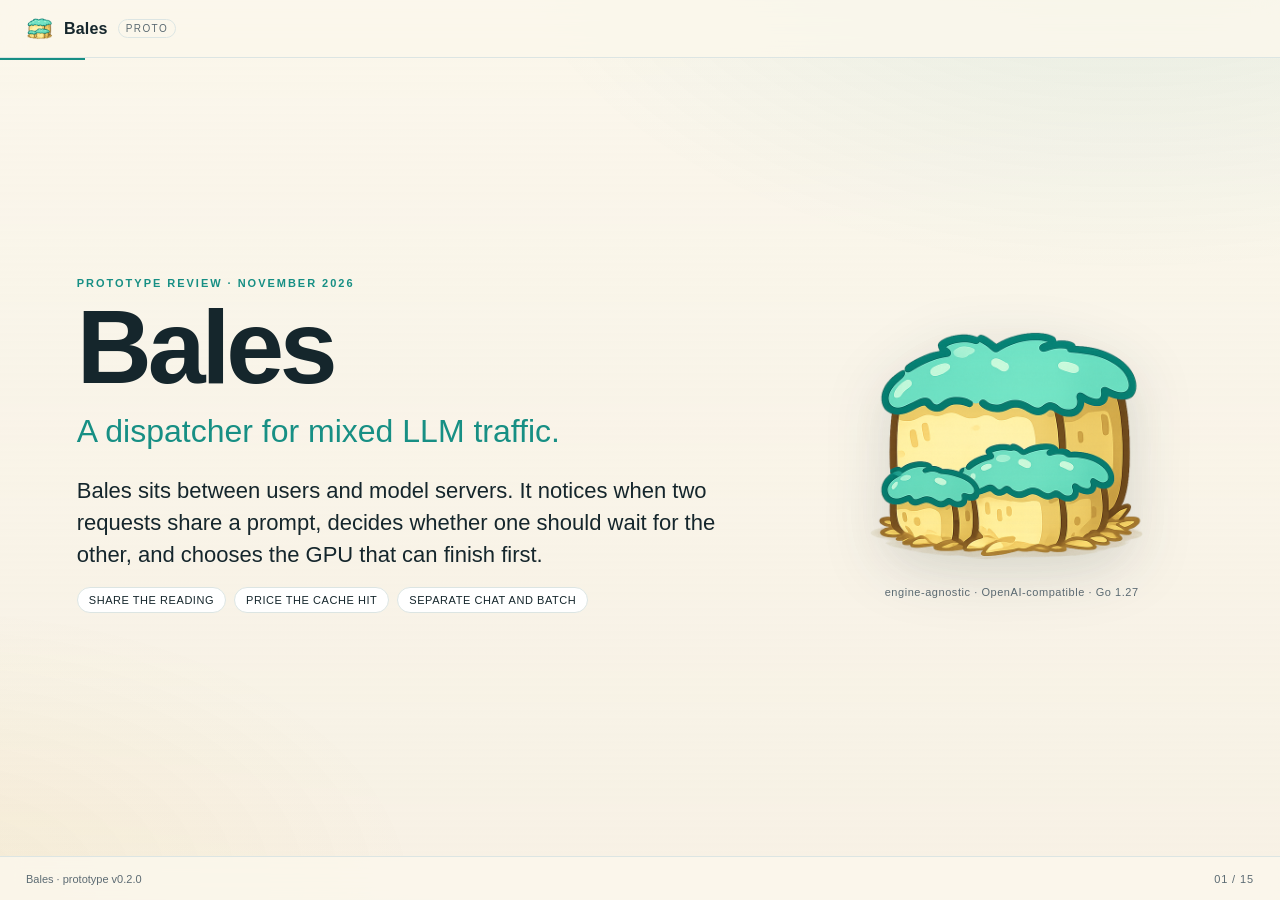
<file: presentation/index.html>
<!doctype html>
<html lang="en" data-theme="light">
<head>
<meta charset="utf-8">
<meta name="viewport" content="width=device-width, initial-scale=1">
<title>Bales · prototype review</title>
<link rel="stylesheet" href="styles.css">
</head>
<body>
<header class="topbar">
  <div class="brand">
    <img src="assets/logo.png" alt="">
    <span class="brand-name">Bales</span>
    <span class="brand-tag">proto</span>
  </div>
</header>
<div class="progress"><span id="progressBar"></span></div>

<main id="deck">

<section class="slide" id="slide-1" data-title="Title">
  <div class="inner hero">
    <div class="hero-copy">
      <div class="eyebrow">Prototype review · November 2026</div>
      <h1>Bales</h1>
      <p class="subtitle">A dispatcher for mixed LLM traffic.</p>
      <p class="lead">Bales sits between users and model servers. It notices when two requests share a prompt, decides whether one should wait for the other, and chooses the GPU that can finish first.</p>
      <div class="chips">
        <span>share the reading</span>
        <span>price the cache hit</span>
        <span>separate chat and batch</span>
      </div>
    </div>
    <div class="hero-mark">
      <img src="assets/logo.png" alt="Bales logo">
      <div class="mark-caption">engine-agnostic · OpenAI-compatible · Go 1.27</div>
    </div>
  </div>
</section>

<section class="slide" id="slide-2" data-title="Problem">
  <div class="inner">
    <div class="eyebrow">01 · The problem</div>
    <h2>The same prompt, read again and again</h2>
    <div class="cols two-one">
      <div>
        <p class="lead">Before a model can answer, it has to read the whole prompt. That reading step is slow, and it is the same work every time the same document appears.</p>
        <p>When many users send one long document at once, a gateway can record a cache entry as soon as it sends the first request. Later requests then believe the document is already in memory and follow the same path. The GPU reads it again, and again, while the users wait.</p>
        <div class="note-grid">
          <div>
            <h3>What goes wrong</h3>
            <ul class="points">
              <li>Copies arrive before the first reading finishes.</li>
              <li>The router sends followers to the same busy GPU.</li>
              <li>The reading work is repeated, but no answer comes faster.</li>
            </ul>
          </div>
          <div>
            <h3>Why it matters</h3>
            <ul class="points">
              <li>First answers get slower during bursts.</li>
              <li>GPU time is spent on duplicate work.</li>
              <li>The bill rises without a better result.</li>
            </ul>
          </div>
        </div>
      </div>
      <div class="ascii-card">
        <div class="card-label">three users, one document</div>
        <pre class="ascii" id="asciiBurst" aria-label="Animated ASCII diagram of duplicate reading"></pre>
        <div class="ascii-foot"><span id="dupLabel">duplicate reading</span><span class="warn-dot"></span></div>
      </div>
    </div>
    <div class="stat-strip">
      <div><b>32</b><span>requests in one burst</span></div>
      <div><b>2,000</b><span>tokens in the shared prompt</span></div>
      <div><b>87%</b><span>less repeated reading in the simulation</span></div>
    </div>
  </div>
</section>

<section class="slide" id="slide-3" data-title="Aim">
  <div class="inner">
    <div class="eyebrow">02 · The aim</div>
    <h2>Three decisions before a request is sent</h2>
    <p class="lead">Bales is a dispatcher. It does not run the model. It makes the scheduling decisions that the model server cannot see.</p>
    <div class="cards three aim-cards">
      <div class="card"><span class="num">01</span><h3>Can we share the reading?</h3><p>If another request is already reading the same prompt, wait only when the saved work is worth the wait. Otherwise send the request to another GPU.</p></div>
      <div class="card"><span class="num">02</span><h3>Which GPU finishes first?</h3><p>Compare queue length, cached text, and the cost of reading the missing part. Keep the answer in milliseconds.</p></div>
      <div class="card"><span class="num">03</span><h3>Who goes first?</h3><p>Give chat a short deadline and batch work a long one. Cap the waiting room so the wait stays finite.</p></div>
    </div>
    <pre class="ascii aim-flow" id="asciiAim" aria-label="Animated request path"></pre>
    <p class="small">How: build the gateway, test it against mock servers, and use a trace-driven simulator before spending GPU time.</p>
  </div>
</section>

<section class="slide" id="slide-4" data-title="Literature">
  <div class="inner">
    <div class="eyebrow">03 · Literature survey</div>
    <h2>What recent systems already do</h2>
    <div class="lit-grid">
      <div class="lit-card"><b>Mooncake</b><span>KV-centric serving, cache placement</span><em>serving</em></div>
      <div class="lit-card"><b>DOPD</b><span>SLO-aware scheduling for LLM serving</span><em>scheduling</em></div>
      <div class="lit-card"><b>SLAI</b><span>Optimal scheduling theory for inference</span><em>theory</em></div>
      <div class="lit-card"><b>BrownoutServe</b><span>Overload control under pressure</span><em>overload</em></div>
      <div class="lit-card"><b>FairCache</b><span>Cache-induced unfairness across tenants</span><em>fairness</em></div>
      <div class="lit-card"><b>Early Bird</b><span>Timing side channels in LLM serving</span><em>security</em></div>
      <div class="lit-card"><b>PEEK</b><span>Pending-queue prefix scheduling in one engine</span><em>engine</em></div>
      <div class="lit-card"><b>CacheRoute</b><span>Planned prefix affinity at cluster scale</span><em>routing</em></div>
      <div class="lit-card"><b>DualMap</b><span>Two-hash, prefix-aware replica choice</span><em>routing</em></div>
      <div class="lit-card"><b>Preble</b><span>Explore and exploit prefix placement</span><em>routing</em></div>
      <div class="lit-card"><b>llm-d</b><span>Speculative indexing in a production router</span><em>gateway</em></div>
      <div class="lit-card"><b>Dynamo</b><span>KV router with an approximate mode</span><em>gateway</em></div>
      <div class="lit-card"><b>SGLang #48963</b><span>Duplicate prefill inside one batch</span><em>evidence</em></div>
      <div class="lit-card"><b>DeepInfer</b><span>Fitted quadratic prefill cost</span><em>cost</em></div>
      <div class="lit-card"><b>Cloudflare</b><span>Application-level leader and follower wait</span><em>precedent</em></div>
    </div>
    <p class="small">Routing is well covered. Engine caching is well covered. The gap is a gateway-level combination of in-flight sharing, a calibrated price, and a bounded wait.</p>
  </div>
</section>

<section class="slide" id="slide-5" data-title="Comparison">
  <div class="inner">
    <div class="eyebrow">04 · Existing frameworks</div>
    <h2>Where the closest systems stop</h2>
    <table class="matrix compare-table">
      <thead><tr><th>System</th><th>Prefix routing</th><th>In-flight wait</th><th>Cost-aware hit</th><th>Bounded waiting</th><th>Open gateway</th></tr></thead>
      <tbody>
        <tr><td>llm-d</td><td><span class="pill yes">yes</span></td><td><span class="pill no">no</span></td><td><span class="pill part">partial</span></td><td><span class="pill part">partial</span></td><td><span class="pill part">partial</span></td></tr>
        <tr><td>Dynamo</td><td><span class="pill yes">yes</span></td><td><span class="pill no">no</span></td><td><span class="pill part">partial</span></td><td><span class="pill part">partial</span></td><td><span class="pill part">partial</span></td></tr>
        <tr><td>PEEK</td><td><span class="pill yes">yes</span></td><td><span class="pill yes">engine</span></td><td><span class="pill no">no</span></td><td><span class="pill yes">yes</span></td><td><span class="pill part">research</span></td></tr>
        <tr><td>CacheRoute</td><td><span class="pill yes">yes</span></td><td><span class="pill no">no</span></td><td><span class="pill part">partial</span></td><td><span class="pill no">no</span></td><td><span class="pill part">partial</span></td></tr>
        <tr><td>DualMap</td><td><span class="pill yes">yes</span></td><td><span class="pill no">no</span></td><td><span class="pill no">no</span></td><td><span class="pill part">SLO switch</span></td><td><span class="pill part">simulator</span></td></tr>
        <tr><td>Preble</td><td><span class="pill yes">yes</span></td><td><span class="pill no">no</span></td><td><span class="pill no">no</span></td><td><span class="pill no">no</span></td><td><span class="pill no">no</span></td></tr>
        <tr class="target"><td>Bales target</td><td><span class="pill yes">yes</span></td><td><span class="pill yes">gateway</span></td><td><span class="pill yes">fitted</span></td><td><span class="pill yes">bounded</span></td><td><span class="pill yes">open</span></td></tr>
      </tbody>
    </table>
    <div class="legend-row"><span><span class="pill yes">yes</span> present</span><span><span class="pill part">partial</span> restricted or delegated</span><span><span class="pill no">no</span> absent</span></div>
    <p class="small">The combination in the last row is the prototype's target. The table is a qualitative comparison; the report lists the sources and limits.</p>
  </div>
</section>

<section class="slide" id="slide-6" data-title="Request path">
  <div class="inner">
    <div class="eyebrow">05 · How it works</div>
    <h2>One request, six stops</h2>
    <pre class="ascii wide flow-ascii" id="asciiFlow" aria-label="Animated request pipeline"></pre>
    <div class="cards three tech-notes">
      <div class="card"><h3>Standard servers</h3><p>The GPU side is an OpenAI-compatible server. No custom engine is required for the gateway.</p></div>
      <div class="card"><h3>No model state</h3><p>The gateway stores scheduling state only. A restart does not lose weights or KV blocks.</p></div>
      <div class="card"><h3>Measured, then corrected</h3><p>Every prediction is recorded and compared with the engine's cached-token report.</p></div>
    </div>
  </div>
</section>

<section class="slide" id="slide-7" data-title="Reading cost">
  <div class="inner">
    <div class="eyebrow">06 · Reading cost</div>
    <h2>Reading a prompt has a price</h2>
    <div class="cols controls-right">
      <div>
        <p class="lead">A cache hit removes the reading work for the shared part. The saved time is the price of that reading, and it grows faster than the prefix because attention also grows.</p>
        <div class="control"><label for="qRange">new tokens to read <output id="qVal">2,048</output></label><input id="qRange" type="range" min="256" max="8192" step="128" value="2048"></div>
        <div class="control"><label for="cRange">cached tokens in memory <output id="cVal">4,096</output></label><input id="cRange" type="range" min="0" max="8192" step="128" value="4096"></div>
        <div class="metric-grid">
          <div><span>warm request</span><b id="costOut">178 ms</b></div>
          <div><span>cold request</span><b id="coldOut">439 ms</b></div>
          <div><span>saved</span><b id="saveOut">261 ms</b></div>
          <div><span>attention share</span><b id="attnOut">41%</b></div>
        </div>
        <p class="small">The simple form: reading cost = attention over shared text + attention over new text + fixed work. A token is a small piece of text, roughly a word piece. The full model is fitted per deployment.</p>
      </div>
      <div class="chart-card">
        <div class="card-label">same request, with and without the shared prefix</div>
        <pre class="ascii cost-ascii" id="asciiCost" aria-label="Animated cold and warm reading bars"></pre>
        <p class="small">The gold delay is the budget available for waiting. Bales holds a follower only when the saved block is larger than the wait.</p>
      </div>
    </div>
  </div>
</section>

<section class="slide" id="slide-8" data-title="Wait or move">
  <div class="inner">
    <div class="eyebrow">07 · Share or move</div>
    <h2>Wait only when the saving is bigger</h2>
    <div class="cols controls-right">
      <div>
        <div class="formula">wait if&nbsp; saved reading &gt; time left + extra queue</div>
        <div class="control"><label for="lRange">shared prefix <output id="lVal">4,096</output> tokens</label><input id="lRange" type="range" min="0" max="8192" step="128" value="4096"></div>
        <div class="control"><label for="tauRange">leader has left <output id="tauVal">60</output> ms</label><input id="tauRange" type="range" min="0" max="300" step="5" value="60"></div>
        <div class="control"><label for="gapRange">extra queue on the leader <output id="gapVal">0</output> ms</label><input id="gapRange" type="range" min="-150" max="150" step="5" value="0"></div>
        <div class="control"><label for="slackRange">request can wait <output id="slackVal">2000</output> ms</label><input id="slackRange" type="range" min="50" max="2000" step="50" value="2000"></div>
        <div class="decision-row"><span class="decision" id="holdDecision">HOLD</span><span class="small" id="holdReason">saved 261 ms, wait 60 ms</span></div>
      </div>
      <div class="chart-card">
        <div class="card-label">the leader and the follower</div>
        <pre class="ascii hold" id="asciiHold" aria-label="Animated leader and follower bars"></pre>
        <div class="bar-compare">
          <div class="compare-row"><span>saved</span><div class="compare"><i class="teal" id="saveBar"></i></div><b id="saveLabel">261</b></div>
          <div class="compare-row"><span>wait</span><div class="compare"><i class="gold" id="waitBar"></i></div><b id="waitLabel">60</b></div>
        </div>
        <p class="small">The wait is capped by the request's patience and a 250 ms ceiling. A dead leader releases its followers to move.</p>
      </div>
    </div>
  </div>
</section>

<section class="slide" id="slide-9" data-title="Queue">
  <div class="inner">
    <div class="eyebrow">08 · Who goes first</div>
    <h2>Two lanes, one waiting room</h2>
    <div class="cols controls-right">
      <div>
        <p class="lead">Chat needs a short deadline. Batch work can wait, but it must not wait forever. Bales gives each request a fixed deadline and serves the earliest one first.</p>
        <div class="control"><label for="dStream">chat deadline <output id="dStreamVal">300</output> ms</label><input id="dStream" type="range" min="100" max="800" step="50" value="300"></div>
        <div class="control"><label for="dBatch">batch deadline <output id="dBatchVal">5000</output> ms</label><input id="dBatch" type="range" min="500" max="8000" step="250" value="5000"></div>
        <div class="control"><label for="etaRange">weight on reading cost <output id="etaVal">1.0</output></label><input id="etaRange" type="range" min="0" max="2" step="0.1" value="1"></div>
        <div class="bound">cap the waiting room + order by deadline = a finite wait</div>
        <p class="small">With a 5 s batch deadline, earliest-deadline-first behaves almost like strict priority. Shortening the batch deadline creates a real tradeoff between chat latency and batch progress.</p>
      </div>
      <div class="chart-card">
        <div class="card-label">arrival to deadline</div>
        <pre class="ascii queue-ascii" id="asciiQueue" aria-label="Animated ASCII queue timeline"></pre>
        <div class="chip-row" id="queueOrder"></div>
      </div>
    </div>
  </div>
</section>

<section class="slide" id="slide-10" data-title="Routing">
  <div class="inner">
    <div class="eyebrow">09 · Pick a GPU</div>
    <h2>Pick the GPU that finishes first</h2>
    <p class="lead">Reading time, queue time, and interference are added in milliseconds. The smallest number wins. KV capacity and a latency guard can remove a candidate.</p>
    <div class="policy-toggle" role="group" aria-label="Policy">
      <button type="button" data-policy="tokens">least tokens</button>
      <button type="button" data-policy="ect" class="on">Bales ECT</button>
    </div>
    <pre class="ascii wide score-ascii" id="asciiEct" aria-label="ASCII replica scoreboard"></pre>
    <p class="small" id="ectReason">ECT chooses GPU 2: a small queue beats a larger cache on GPU 0.</p>
  </div>
</section>

<section class="slide" id="slide-11" data-title="Affinity">
  <div class="inner">
    <div class="eyebrow">10 · Keep or spread</div>
    <h2>Affinity has a cost</h2>
    <div class="cols controls-right">
      <div>
        <p class="lead">Sending a prefix group to one GPU keeps the cache hot. It can also overload that GPU. The gate chooses spread, pin, or replicate from the work the cache saves.</p>
        <div class="control"><label for="rateRange">group rate <output id="rateVal">6</output> req/s</label><input id="rateRange" type="range" min="1" max="20" step="1" value="6"></div>
        <div class="control"><label for="prefixRange">shared prefix <output id="prefixVal">4,096</output> tokens</label><input id="prefixRange" type="range" min="0" max="8192" step="256" value="4096"></div>
        <div class="decision-row"><span class="decision" id="gateDecision">REPLICATE</span><span class="small" id="gateReason">2 replicas, recoverable 1566 ms/s</span></div>
        <p class="small">Single-pin affinity was two to three times worse than round robin on hot traces. The gate prescribes replicate for those groups.</p>
      </div>
      <div class="chart-card">
        <div class="card-label">load on four GPUs</div>
        <pre class="ascii gate-ascii" id="asciiGate" aria-label="ASCII GPU load bars"></pre>
        <p class="small">The compact pattern is the load. The gate decides whether to concentrate it or spread it.</p>
      </div>
    </div>
  </div>
</section>

<section class="slide" id="slide-12" data-title="Status">
  <div class="inner">
    <div class="eyebrow">11 · Status</div>
    <h2>What the prototype has reached</h2>
    <div class="metric-grid four">
      <div><span>core packages</span><b>9</b></div>
      <div><span>claims in the ledger</span><b>26</b></div>
      <div><span>decision core</span><b>15.9 ns</b></div>
      <div><span>test suites</span><b>all pass</b></div>
    </div>
    <table class="matrix status-table">
      <thead><tr><th>Plan phase</th><th>Status</th><th>Evidence</th></tr></thead>
      <tbody>
        <tr><td>P0 problem measurement and cost profile</td><td><span class="pill part">partial</span></td><td>Simulator shows duplicate prefill; no GPU profile yet.</td></tr>
        <tr><td>P1 core mechanisms</td><td><span class="pill yes">done</span></td><td>Hash, cost fit, queue, coalescer, router, tests.</td></tr>
        <tr><td>P2 gateway</td><td><span class="pill yes">done</span></td><td>HTTP proxy, SSE, demo with two mock workers.</td></tr>
        <tr><td>P3 simulation and evidence</td><td><span class="pill yes">done</span></td><td>Five experiment families, 26 claims, SVG figures.</td></tr>
        <tr><td>P4 T4 calibration, fidelity, tuned baselines</td><td><span class="pill no">not started</span></td><td>The next gate; no GPU runs yet.</td></tr>
        <tr><td>Documentation and reproducibility</td><td><span class="pill yes">ahead</span></td><td>Report, deck, study guide, CI, claims check.</td></tr>
      </tbody>
    </table>
    <p class="small">Ahead on implementation and reproducibility. Behind on hardware evidence and fair baseline comparison.</p>
  </div>
</section>

<section class="slide" id="slide-13" data-title="Next">
  <div class="inner">
    <div class="eyebrow">12 · Optimizations</div>
    <h2>What we need to reach the target</h2>
    <div class="priority-grid">
      <div class="priority"><span class="rank">1</span><b>T4 and vLLM calibration</b><p>Measure duplicate prefill, fit the cost model on an idle replica, run the burst on real hardware.</p><em>unlocks H1, H4</em></div>
      <div class="priority"><span class="rank">2</span><b>Simulator fidelity</b><p>Add continuous decode batching and compare against two real replicas. The gate is 10 percent MAPE.</p><em>unlocks large-R claims</em></div>
      <div class="priority"><span class="rank">3</span><b>Tuned baselines</b><p>Give llm-d, Dynamo, DualMap, Preble, and CacheRoute the same tuning budget as Bales.</p><em>unlocks fair comparison</em></div>
      <div class="priority"><span class="rank">4</span><b>Gated affinity and nested prefixes</b><p>Wire the gate into a routing policy and extend coalescing to shared prefixes with different suffixes.</p><em>unlocks C1, C4</em></div>
      <div class="priority"><span class="rank">5</span><b>Security review and KV events</b><p>Add a threat model for timing leaks and a precise cache mode from engine events.</p><em>unlocks deployment</em></div>
      <div class="priority"><span class="rank">6</span><b>Overhead and capacity tuning</b><p>Try xxHash, tune directory size, and measure hashing cost per KB on the target host.</p><em>polish</em></div>
    </div>
    <p class="small">The first three unlock a publishable result. The last three make the prototype deployable.</p>
  </div>
</section>

<section class="slide" id="slide-14" data-title="Results">
  <div class="inner">
    <div class="eyebrow">13 · Results</div>
    <h2>What we measured</h2>
    <div class="results-grid">
      <div class="result-panel">
        <div class="card-label">cold burst · P50 TTFT</div>
        <svg id="burstMini" viewBox="0 0 360 220" role="img" aria-label="Burst results"></svg>
        <div class="result-caption">504.6 ms round robin → 142.5 ms with sharing</div>
      </div>
      <div class="result-panel">
        <div class="card-label">queue · stream P99</div>
        <svg id="queueMini" viewBox="0 0 360 220" role="img" aria-label="Queue tradeoff"></svg>
        <div class="result-caption">5,025 ms FIFO → 562 ms strict priority</div>
      </div>
      <div class="result-panel">
        <div class="card-label">long context · P99 TTFT</div>
        <svg id="longMini" viewBox="0 0 360 220" role="img" aria-label="Long context results"></svg>
        <div class="result-caption">3,036 ms least tokens → 1,209 ms ECT</div>
      </div>
    </div>
    <div class="stat-strip">
      <div><b>87%</b><span>less prefill work in the burst</span></div>
      <div><b>2.5×</b><span>lower long-context P99 at 6 req/s</span></div>
      <div><b>8.9×</b><span>lower stream P99 under strict priority</span></div>
    </div>
    <p class="small">Simulated, three seeds, four replicas. Baselines are simplified and untuned. No GPU measurements yet.</p>
  </div>
</section>

<section class="slide" id="slide-15" data-title="Thank you">
  <div class="inner thankyou">
    <img src="assets/logo.png" alt="Bales logo">
    <h1>Thank you</h1>
    <p class="subtitle">Questions and discussion</p>
    <p class="small">Bales prototype · Abhinav Singh · github.com/ab1nv/bales · branch proto</p>
  </div>
</section>

</main>

<footer class="bottombar">
  <span>Bales · prototype v0.2.0</span>
  <span id="counter">01 / 15</span>
</footer>

<script src="slides.js"></script>
</body>
</html>
</file>
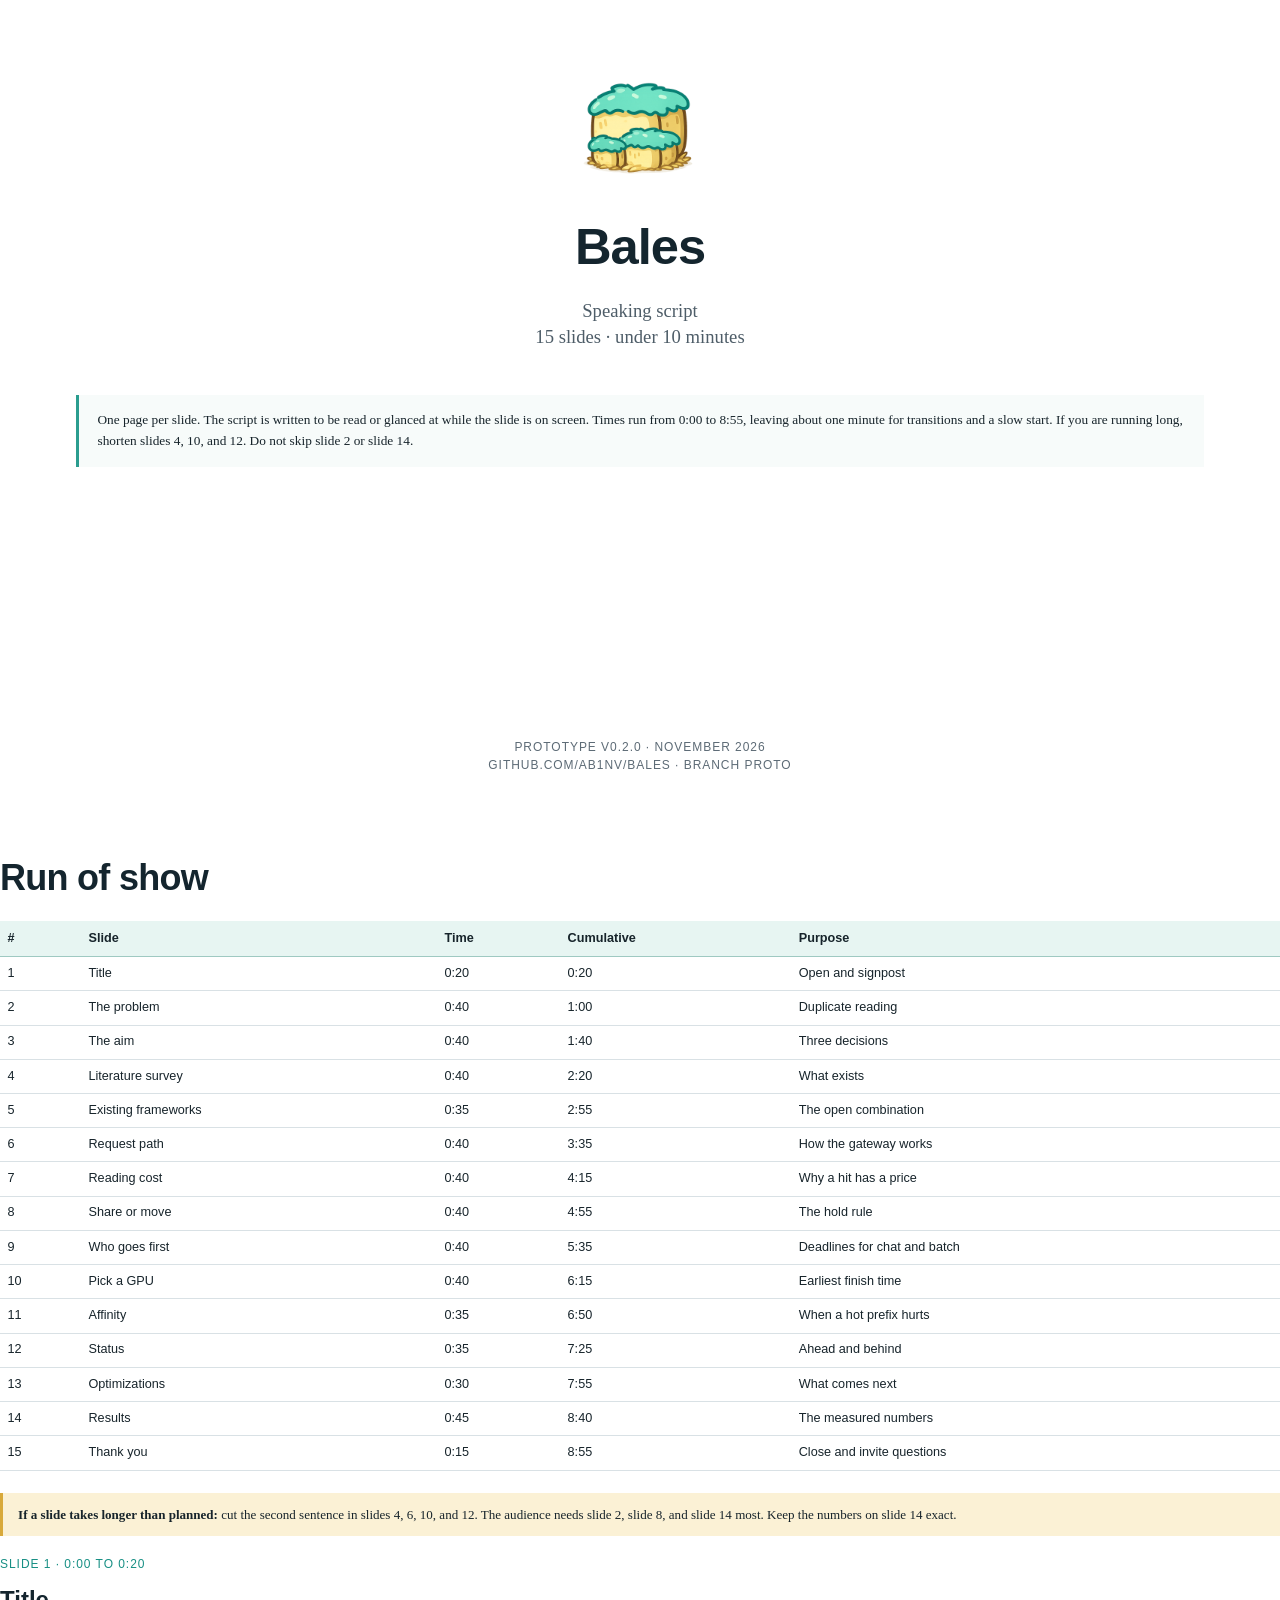
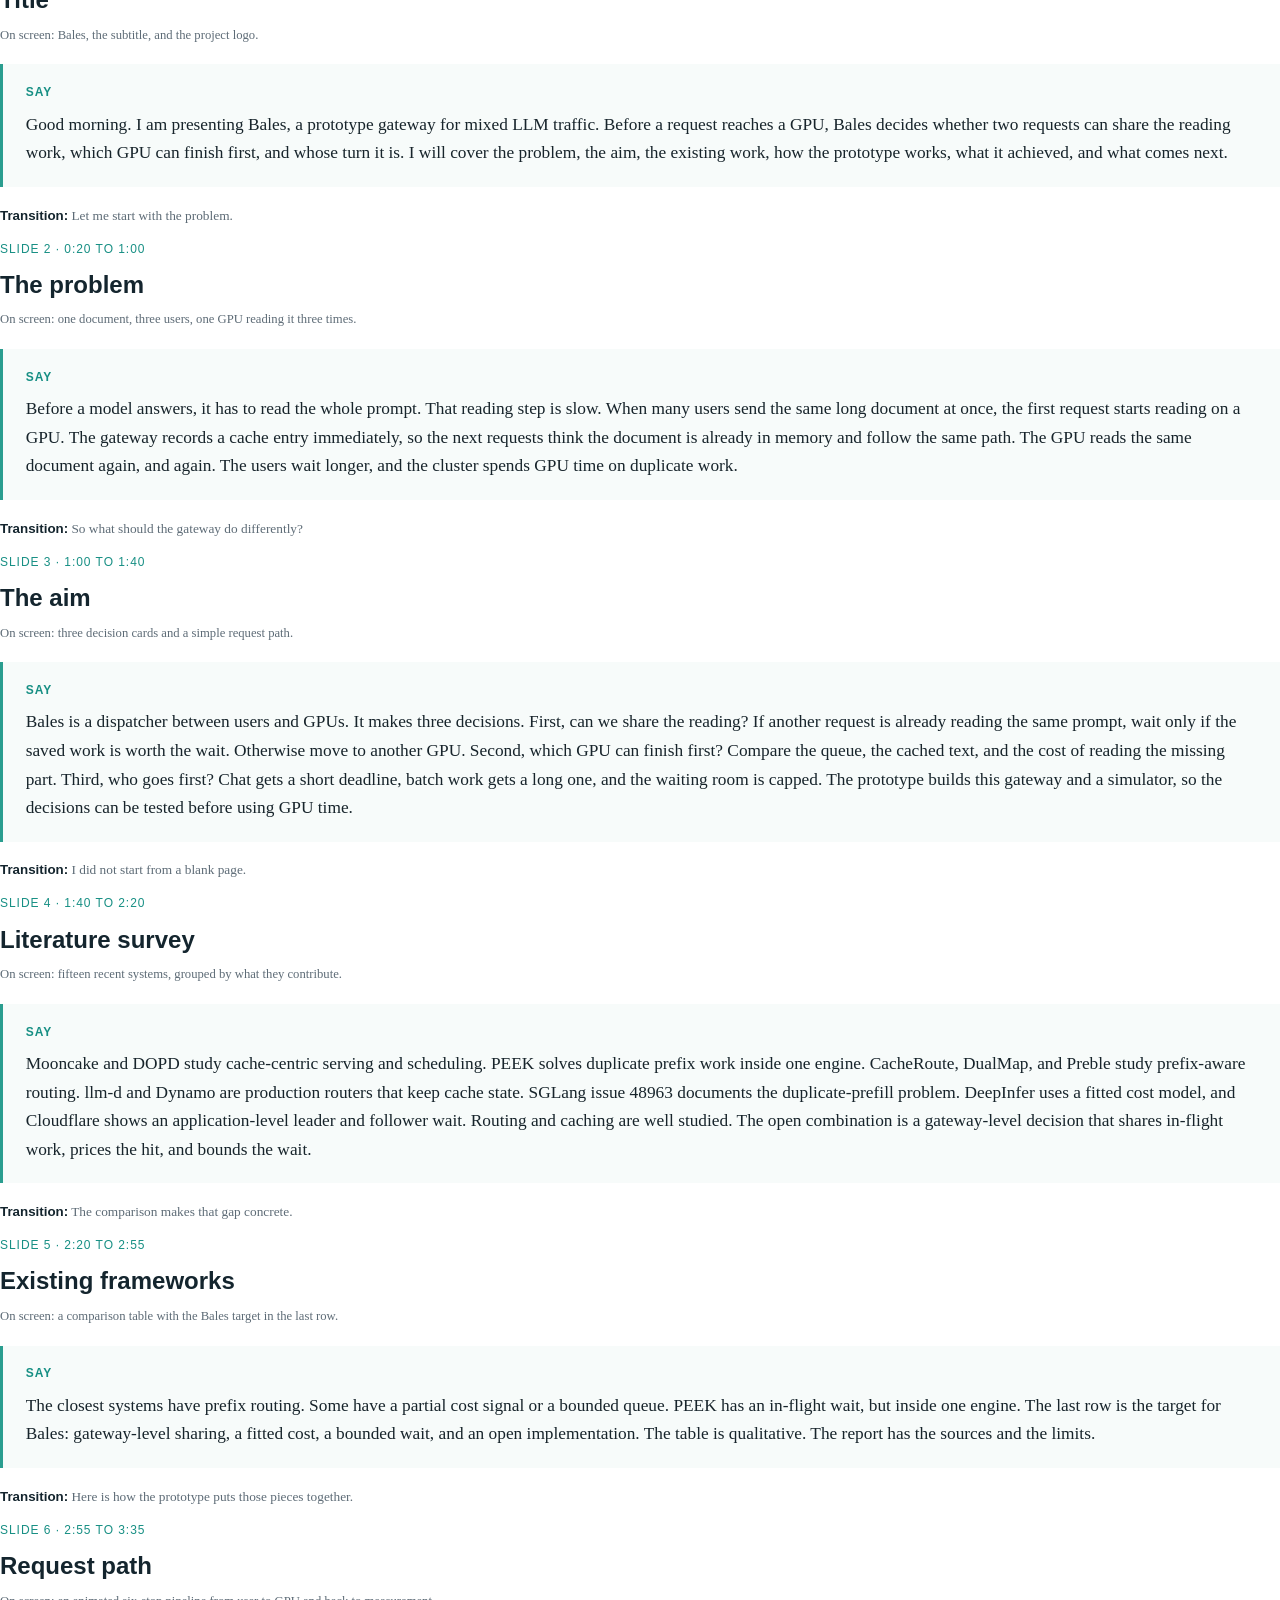
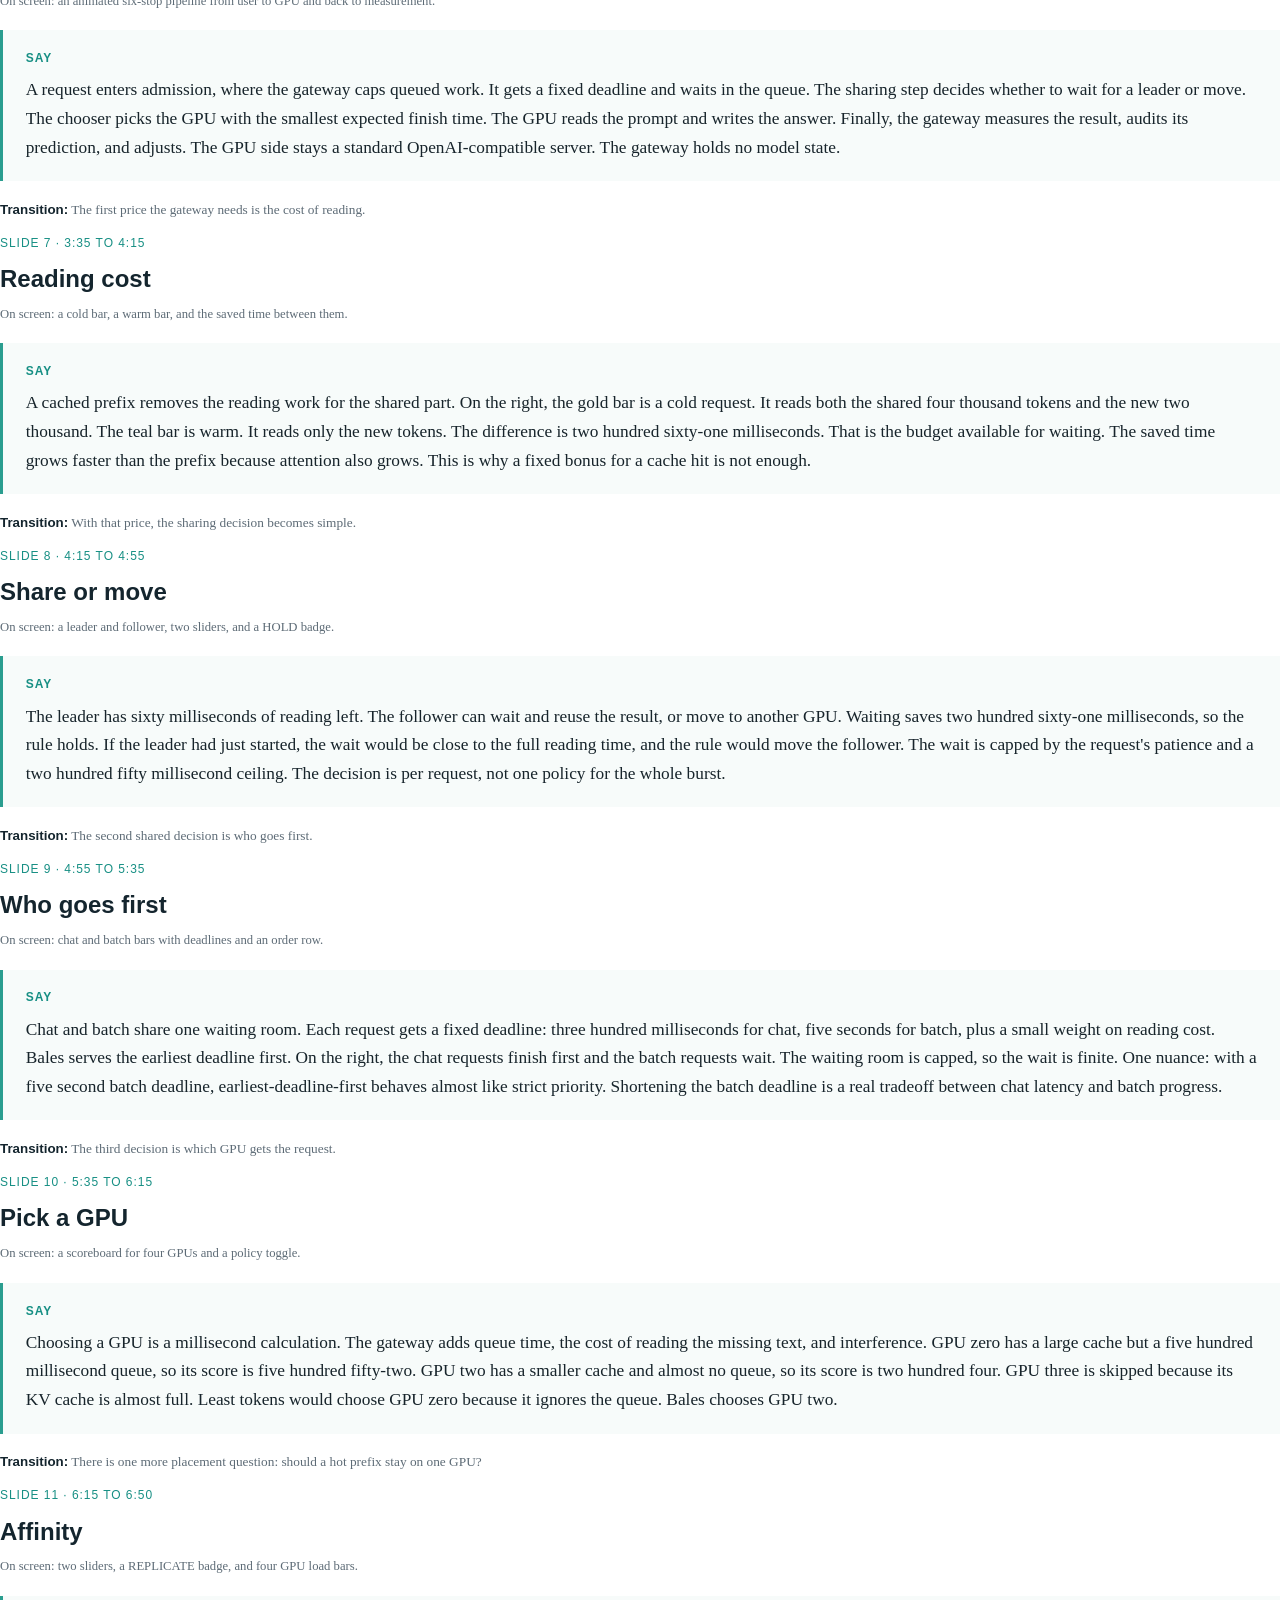
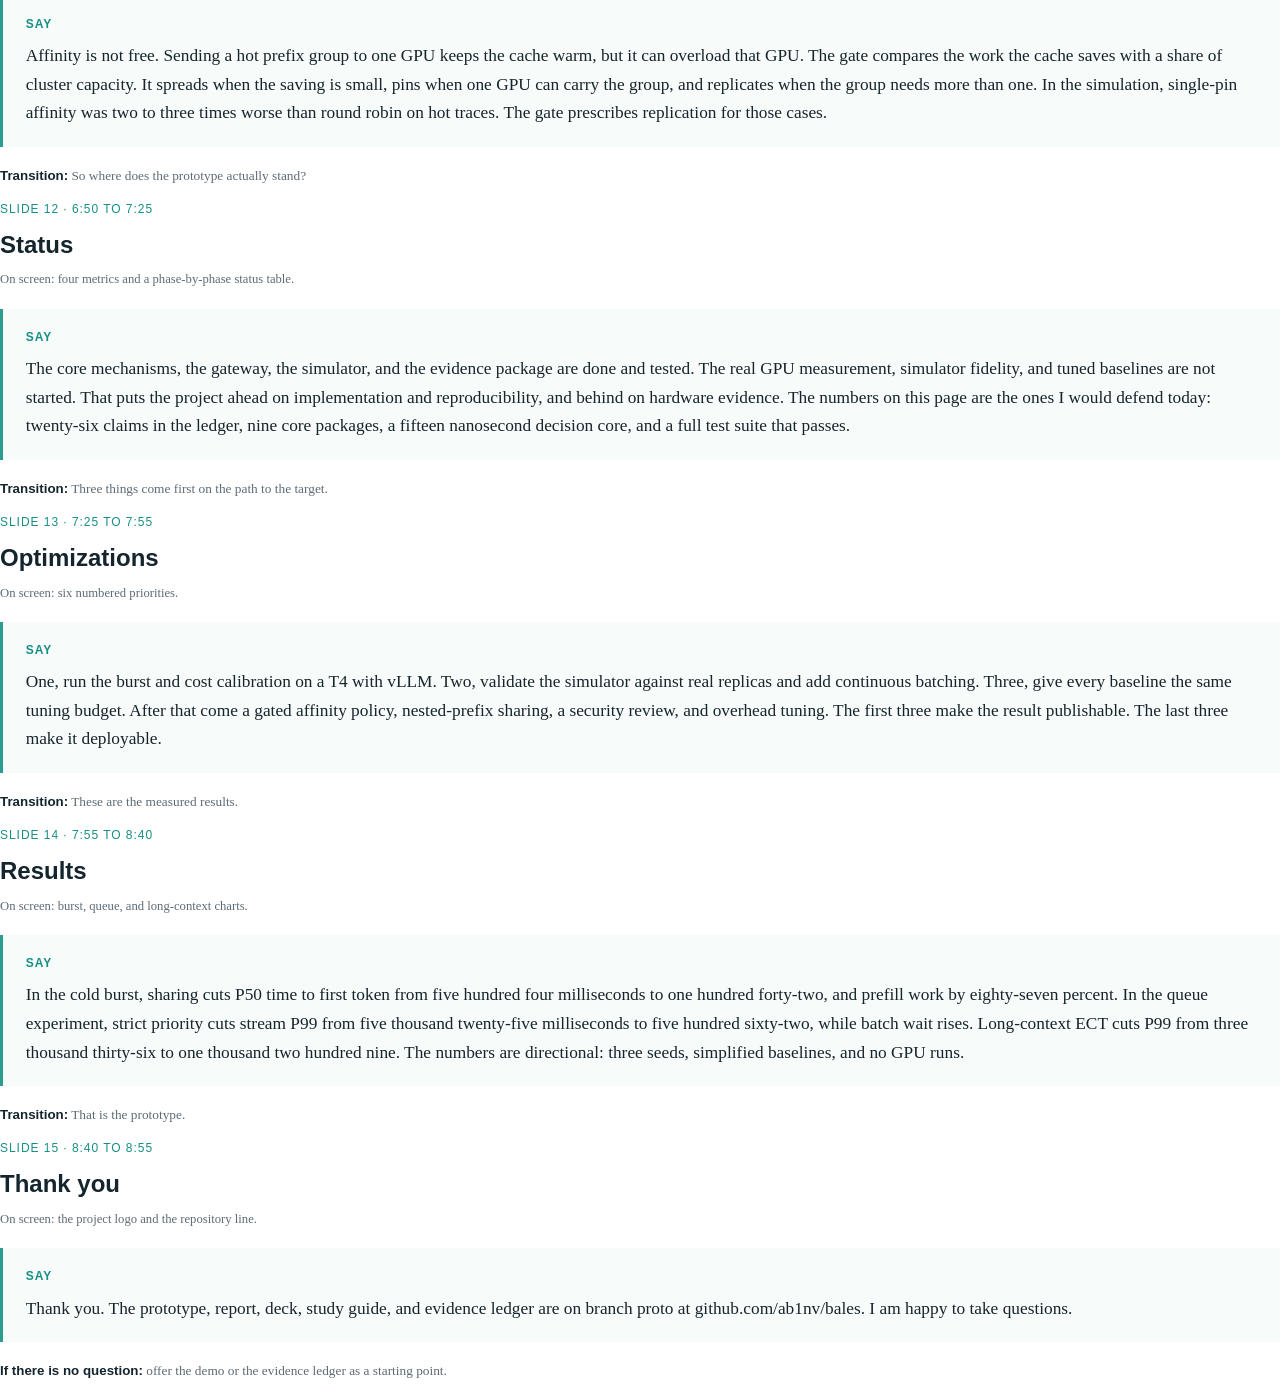
<file: archive/speak.html>
<!doctype html>
<html lang="en">
<head>
<meta charset="utf-8">
<title>Bales Speaking Script</title>
<style>
  @page { size: A4; margin: 19mm 18mm 18mm 18mm; }
  html { -webkit-print-color-adjust: exact; print-color-adjust: exact; }
  body { margin: 0; color: #17242B; background: #fff; font-family: "Source Serif 4", Georgia, "Times New Roman", serif; font-size: 11.5pt; line-height: 1.55; }
  h1, h2, h3 { font-family: Inter, Helvetica, Arial, sans-serif; color: #14252E; }
  h1 { font-size: 27pt; margin: 0 0 3mm; letter-spacing: -0.02em; }
  h2 { font-size: 18pt; margin: 0 0 2mm; }
  .cover { page-break-after: always; height: 225mm; position: relative; text-align: center; }
  .cover img { width: 32mm; margin: 20mm 0 6mm; }
  .cover h1 { font-size: 38pt; margin: 0; }
  .cover .sub { font-size: 14pt; color: #4E5D68; margin: 3mm 22mm; line-height: 1.4; }
  .cover .note { border-left: 3px solid #2A9D8F; background: #F7FBFA; text-align: left; padding: 4mm 5mm; margin: 12mm 20mm 0; font-size: 10pt; }
  .cover .meta { position: absolute; bottom: 18mm; left: 0; right: 0; font-family: Inter, Helvetica, Arial, sans-serif; font-size: 9pt; color: #5D6B76; }
  .section { page-break-before: always; }
  .timing { width: 100%; border-collapse: collapse; font-family: Inter, Helvetica, Arial, sans-serif; font-size: 9.5pt; margin: 4mm 0 6mm; }
  .timing th { text-align: left; background: #E7F5F2; padding: 2mm; border-bottom: 1px solid #9FC9C2; }
  .timing td { padding: 1.8mm 2mm; border-bottom: 0.6px solid #D9E1E5; }
  .speak { page-break-after: always; }
  .speak:last-child { page-break-after: auto; }
  .meta { font-family: Inter, Helvetica, Arial, sans-serif; font-size: 9pt; letter-spacing: 0.08em; text-transform: uppercase; color: #178F84; margin-bottom: 2mm; }
  .onscreen { font-size: 9.5pt; color: #5D6B76; margin: 0 0 5mm; }
  .say { background: #F7FBFA; border-left: 3px solid #2A9D8F; padding: 5mm 6mm; font-size: 13pt; line-height: 1.65; margin: 0 0 5mm; }
  .say b { display: block; font-family: Inter, Helvetica, Arial, sans-serif; font-size: 9pt; letter-spacing: 0.08em; text-transform: uppercase; color: #178F84; margin-bottom: 2mm; }
  .transition { font-size: 10pt; color: #5D6B76; }
  .transition b { font-family: Inter, Helvetica, Arial, sans-serif; color: #14252E; }
  .tip { background: #FBF1D5; border-left: 3px solid #D8A93A; padding: 3mm 4mm; font-size: 9.8pt; margin: 5mm 0; }
  code { font-family: "SFMono-Regular", Menlo, monospace; font-size: 0.9em; }
</style>
</head>
<body>

<div class="cover">
  <img src="../assets/logo.png" alt="Bales logo">
  <h1>Bales</h1>
  <div class="sub">Speaking script<br>15 slides · under 10 minutes</div>
  <div class="note">
    One page per slide. The script is written to be read or glanced at while the slide is on screen.
    Times run from 0:00 to 8:55, leaving about one minute for transitions and a slow start.
    If you are running long, shorten slides 4, 10, and 12. Do not skip slide 2 or slide 14.
  </div>
  <div class="meta">Prototype v0.2.0 · November 2026<br>github.com/ab1nv/bales · branch proto</div>
</div>

<div class="section">
<h1>Run of show</h1>
<table class="timing">
<tr><th>#</th><th>Slide</th><th>Time</th><th>Cumulative</th><th>Purpose</th></tr>
<tr><td>1</td><td>Title</td><td>0:20</td><td>0:20</td><td>Open and signpost</td></tr>
<tr><td>2</td><td>The problem</td><td>0:40</td><td>1:00</td><td>Duplicate reading</td></tr>
<tr><td>3</td><td>The aim</td><td>0:40</td><td>1:40</td><td>Three decisions</td></tr>
<tr><td>4</td><td>Literature survey</td><td>0:40</td><td>2:20</td><td>What exists</td></tr>
<tr><td>5</td><td>Existing frameworks</td><td>0:35</td><td>2:55</td><td>The open combination</td></tr>
<tr><td>6</td><td>Request path</td><td>0:40</td><td>3:35</td><td>How the gateway works</td></tr>
<tr><td>7</td><td>Reading cost</td><td>0:40</td><td>4:15</td><td>Why a hit has a price</td></tr>
<tr><td>8</td><td>Share or move</td><td>0:40</td><td>4:55</td><td>The hold rule</td></tr>
<tr><td>9</td><td>Who goes first</td><td>0:40</td><td>5:35</td><td>Deadlines for chat and batch</td></tr>
<tr><td>10</td><td>Pick a GPU</td><td>0:40</td><td>6:15</td><td>Earliest finish time</td></tr>
<tr><td>11</td><td>Affinity</td><td>0:35</td><td>6:50</td><td>When a hot prefix hurts</td></tr>
<tr><td>12</td><td>Status</td><td>0:35</td><td>7:25</td><td>Ahead and behind</td></tr>
<tr><td>13</td><td>Optimizations</td><td>0:30</td><td>7:55</td><td>What comes next</td></tr>
<tr><td>14</td><td>Results</td><td>0:45</td><td>8:40</td><td>The measured numbers</td></tr>
<tr><td>15</td><td>Thank you</td><td>0:15</td><td>8:55</td><td>Close and invite questions</td></tr>
</table>
<div class="tip"><b>If a slide takes longer than planned:</b> cut the second sentence in slides 4, 6, 10, and 12. The audience needs slide 2, slide 8, and slide 14 most. Keep the numbers on slide 14 exact.</div>
</div>

<div class="section speak">
<div class="meta">Slide 1 · 0:00 to 0:20</div>
<h2>Title</h2>
<p class="onscreen">On screen: Bales, the subtitle, and the project logo.</p>
<div class="say"><b>Say</b>Good morning. I am presenting Bales, a prototype gateway for mixed LLM traffic. Before a request reaches a GPU, Bales decides whether two requests can share the reading work, which GPU can finish first, and whose turn it is. I will cover the problem, the aim, the existing work, how the prototype works, what it achieved, and what comes next.</div>
<p class="transition"><b>Transition:</b> Let me start with the problem.</p>
</div>

<div class="section speak">
<div class="meta">Slide 2 · 0:20 to 1:00</div>
<h2>The problem</h2>
<p class="onscreen">On screen: one document, three users, one GPU reading it three times.</p>
<div class="say"><b>Say</b>Before a model answers, it has to read the whole prompt. That reading step is slow. When many users send the same long document at once, the first request starts reading on a GPU. The gateway records a cache entry immediately, so the next requests think the document is already in memory and follow the same path. The GPU reads the same document again, and again. The users wait longer, and the cluster spends GPU time on duplicate work.</div>
<p class="transition"><b>Transition:</b> So what should the gateway do differently?</p>
</div>

<div class="section speak">
<div class="meta">Slide 3 · 1:00 to 1:40</div>
<h2>The aim</h2>
<p class="onscreen">On screen: three decision cards and a simple request path.</p>
<div class="say"><b>Say</b>Bales is a dispatcher between users and GPUs. It makes three decisions. First, can we share the reading? If another request is already reading the same prompt, wait only if the saved work is worth the wait. Otherwise move to another GPU. Second, which GPU can finish first? Compare the queue, the cached text, and the cost of reading the missing part. Third, who goes first? Chat gets a short deadline, batch work gets a long one, and the waiting room is capped. The prototype builds this gateway and a simulator, so the decisions can be tested before using GPU time.</div>
<p class="transition"><b>Transition:</b> I did not start from a blank page.</p>
</div>

<div class="section speak">
<div class="meta">Slide 4 · 1:40 to 2:20</div>
<h2>Literature survey</h2>
<p class="onscreen">On screen: fifteen recent systems, grouped by what they contribute.</p>
<div class="say"><b>Say</b>Mooncake and DOPD study cache-centric serving and scheduling. PEEK solves duplicate prefix work inside one engine. CacheRoute, DualMap, and Preble study prefix-aware routing. llm-d and Dynamo are production routers that keep cache state. SGLang issue 48963 documents the duplicate-prefill problem. DeepInfer uses a fitted cost model, and Cloudflare shows an application-level leader and follower wait. Routing and caching are well studied. The open combination is a gateway-level decision that shares in-flight work, prices the hit, and bounds the wait.</div>
<p class="transition"><b>Transition:</b> The comparison makes that gap concrete.</p>
</div>

<div class="section speak">
<div class="meta">Slide 5 · 2:20 to 2:55</div>
<h2>Existing frameworks</h2>
<p class="onscreen">On screen: a comparison table with the Bales target in the last row.</p>
<div class="say"><b>Say</b>The closest systems have prefix routing. Some have a partial cost signal or a bounded queue. PEEK has an in-flight wait, but inside one engine. The last row is the target for Bales: gateway-level sharing, a fitted cost, a bounded wait, and an open implementation. The table is qualitative. The report has the sources and the limits.</div>
<p class="transition"><b>Transition:</b> Here is how the prototype puts those pieces together.</p>
</div>

<div class="section speak">
<div class="meta">Slide 6 · 2:55 to 3:35</div>
<h2>Request path</h2>
<p class="onscreen">On screen: an animated six-stop pipeline from user to GPU and back to measurement.</p>
<div class="say"><b>Say</b>A request enters admission, where the gateway caps queued work. It gets a fixed deadline and waits in the queue. The sharing step decides whether to wait for a leader or move. The chooser picks the GPU with the smallest expected finish time. The GPU reads the prompt and writes the answer. Finally, the gateway measures the result, audits its prediction, and adjusts. The GPU side stays a standard OpenAI-compatible server. The gateway holds no model state.</div>
<p class="transition"><b>Transition:</b> The first price the gateway needs is the cost of reading.</p>
</div>

<div class="section speak">
<div class="meta">Slide 7 · 3:35 to 4:15</div>
<h2>Reading cost</h2>
<p class="onscreen">On screen: a cold bar, a warm bar, and the saved time between them.</p>
<div class="say"><b>Say</b>A cached prefix removes the reading work for the shared part. On the right, the gold bar is a cold request. It reads both the shared four thousand tokens and the new two thousand. The teal bar is warm. It reads only the new tokens. The difference is two hundred sixty-one milliseconds. That is the budget available for waiting. The saved time grows faster than the prefix because attention also grows. This is why a fixed bonus for a cache hit is not enough.</div>
<p class="transition"><b>Transition:</b> With that price, the sharing decision becomes simple.</p>
</div>

<div class="section speak">
<div class="meta">Slide 8 · 4:15 to 4:55</div>
<h2>Share or move</h2>
<p class="onscreen">On screen: a leader and follower, two sliders, and a HOLD badge.</p>
<div class="say"><b>Say</b>The leader has sixty milliseconds of reading left. The follower can wait and reuse the result, or move to another GPU. Waiting saves two hundred sixty-one milliseconds, so the rule holds. If the leader had just started, the wait would be close to the full reading time, and the rule would move the follower. The wait is capped by the request's patience and a two hundred fifty millisecond ceiling. The decision is per request, not one policy for the whole burst.</div>
<p class="transition"><b>Transition:</b> The second shared decision is who goes first.</p>
</div>

<div class="section speak">
<div class="meta">Slide 9 · 4:55 to 5:35</div>
<h2>Who goes first</h2>
<p class="onscreen">On screen: chat and batch bars with deadlines and an order row.</p>
<div class="say"><b>Say</b>Chat and batch share one waiting room. Each request gets a fixed deadline: three hundred milliseconds for chat, five seconds for batch, plus a small weight on reading cost. Bales serves the earliest deadline first. On the right, the chat requests finish first and the batch requests wait. The waiting room is capped, so the wait is finite. One nuance: with a five second batch deadline, earliest-deadline-first behaves almost like strict priority. Shortening the batch deadline is a real tradeoff between chat latency and batch progress.</div>
<p class="transition"><b>Transition:</b> The third decision is which GPU gets the request.</p>
</div>

<div class="section speak">
<div class="meta">Slide 10 · 5:35 to 6:15</div>
<h2>Pick a GPU</h2>
<p class="onscreen">On screen: a scoreboard for four GPUs and a policy toggle.</p>
<div class="say"><b>Say</b>Choosing a GPU is a millisecond calculation. The gateway adds queue time, the cost of reading the missing text, and interference. GPU zero has a large cache but a five hundred millisecond queue, so its score is five hundred fifty-two. GPU two has a smaller cache and almost no queue, so its score is two hundred four. GPU three is skipped because its KV cache is almost full. Least tokens would choose GPU zero because it ignores the queue. Bales chooses GPU two.</div>
<p class="transition"><b>Transition:</b> There is one more placement question: should a hot prefix stay on one GPU?</p>
</div>

<div class="section speak">
<div class="meta">Slide 11 · 6:15 to 6:50</div>
<h2>Affinity</h2>
<p class="onscreen">On screen: two sliders, a REPLICATE badge, and four GPU load bars.</p>
<div class="say"><b>Say</b>Affinity is not free. Sending a hot prefix group to one GPU keeps the cache warm, but it can overload that GPU. The gate compares the work the cache saves with a share of cluster capacity. It spreads when the saving is small, pins when one GPU can carry the group, and replicates when the group needs more than one. In the simulation, single-pin affinity was two to three times worse than round robin on hot traces. The gate prescribes replication for those cases.</div>
<p class="transition"><b>Transition:</b> So where does the prototype actually stand?</p>
</div>

<div class="section speak">
<div class="meta">Slide 12 · 6:50 to 7:25</div>
<h2>Status</h2>
<p class="onscreen">On screen: four metrics and a phase-by-phase status table.</p>
<div class="say"><b>Say</b>The core mechanisms, the gateway, the simulator, and the evidence package are done and tested. The real GPU measurement, simulator fidelity, and tuned baselines are not started. That puts the project ahead on implementation and reproducibility, and behind on hardware evidence. The numbers on this page are the ones I would defend today: twenty-six claims in the ledger, nine core packages, a fifteen nanosecond decision core, and a full test suite that passes.</div>
<p class="transition"><b>Transition:</b> Three things come first on the path to the target.</p>
</div>

<div class="section speak">
<div class="meta">Slide 13 · 7:25 to 7:55</div>
<h2>Optimizations</h2>
<p class="onscreen">On screen: six numbered priorities.</p>
<div class="say"><b>Say</b>One, run the burst and cost calibration on a T4 with vLLM. Two, validate the simulator against real replicas and add continuous batching. Three, give every baseline the same tuning budget. After that come a gated affinity policy, nested-prefix sharing, a security review, and overhead tuning. The first three make the result publishable. The last three make it deployable.</div>
<p class="transition"><b>Transition:</b> These are the measured results.</p>
</div>

<div class="section speak">
<div class="meta">Slide 14 · 7:55 to 8:40</div>
<h2>Results</h2>
<p class="onscreen">On screen: burst, queue, and long-context charts.</p>
<div class="say"><b>Say</b>In the cold burst, sharing cuts P50 time to first token from five hundred four milliseconds to one hundred forty-two, and prefill work by eighty-seven percent. In the queue experiment, strict priority cuts stream P99 from five thousand twenty-five milliseconds to five hundred sixty-two, while batch wait rises. Long-context ECT cuts P99 from three thousand thirty-six to one thousand two hundred nine. The numbers are directional: three seeds, simplified baselines, and no GPU runs.</div>
<p class="transition"><b>Transition:</b> That is the prototype.</p>
</div>

<div class="section speak">
<div class="meta">Slide 15 · 8:40 to 8:55</div>
<h2>Thank you</h2>
<p class="onscreen">On screen: the project logo and the repository line.</p>
<div class="say"><b>Say</b>Thank you. The prototype, report, deck, study guide, and evidence ledger are on branch proto at github.com/ab1nv/bales. I am happy to take questions.</div>
<p class="transition"><b>If there is no question:</b> offer the demo or the evidence ledger as a starting point.</p>
</div>

</body>
</html>
</file>
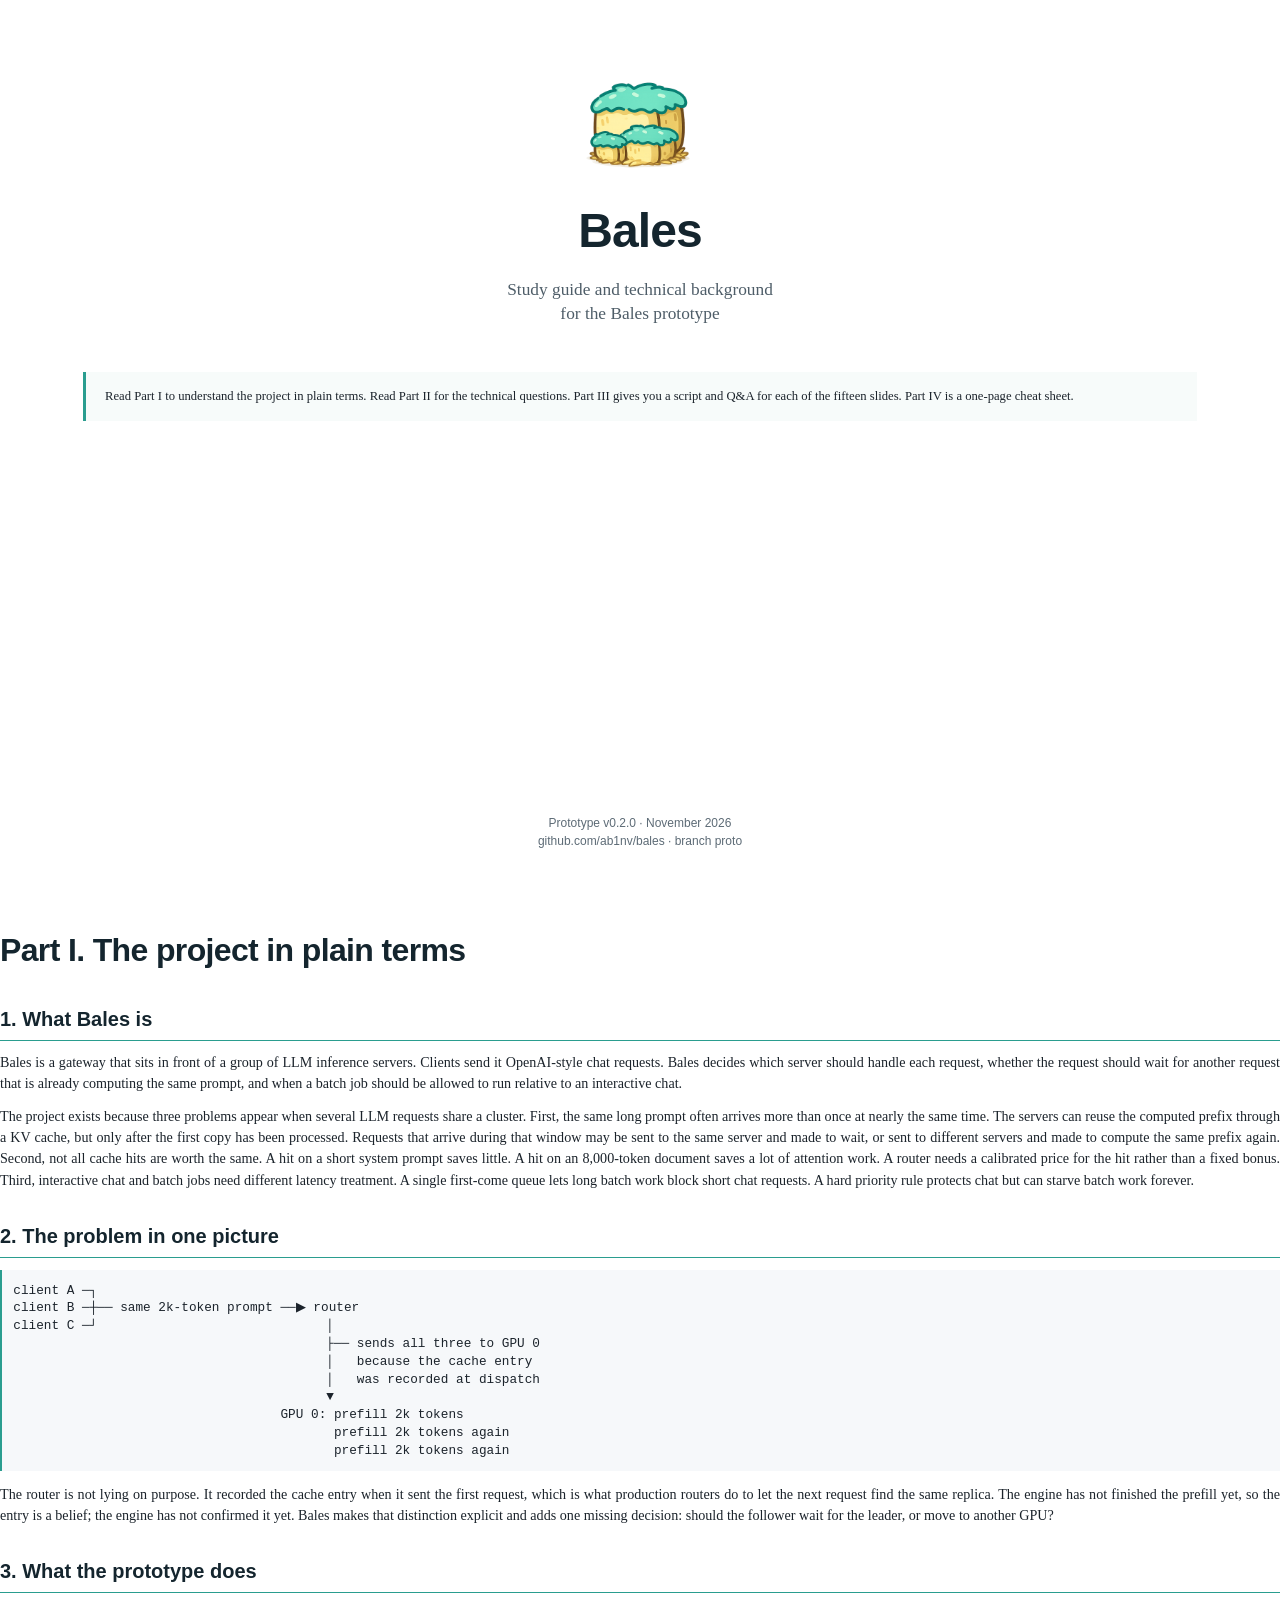
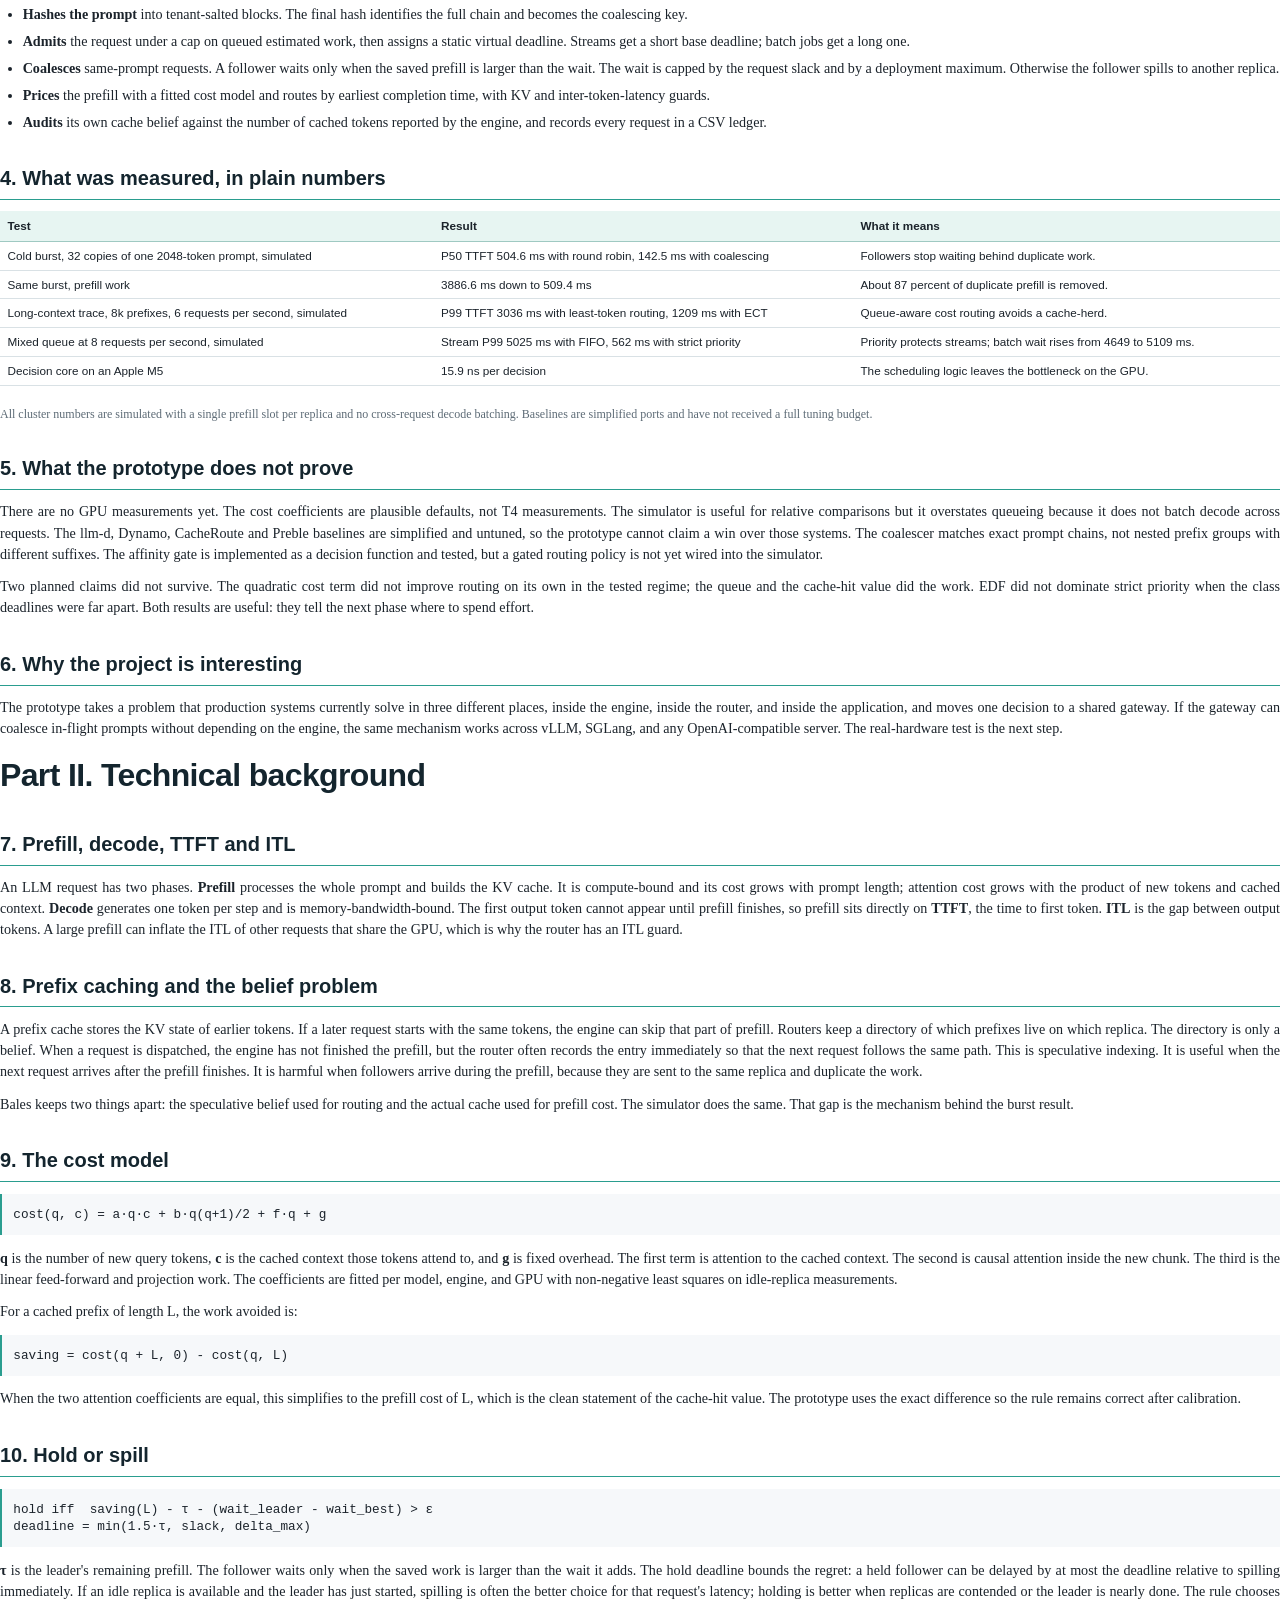
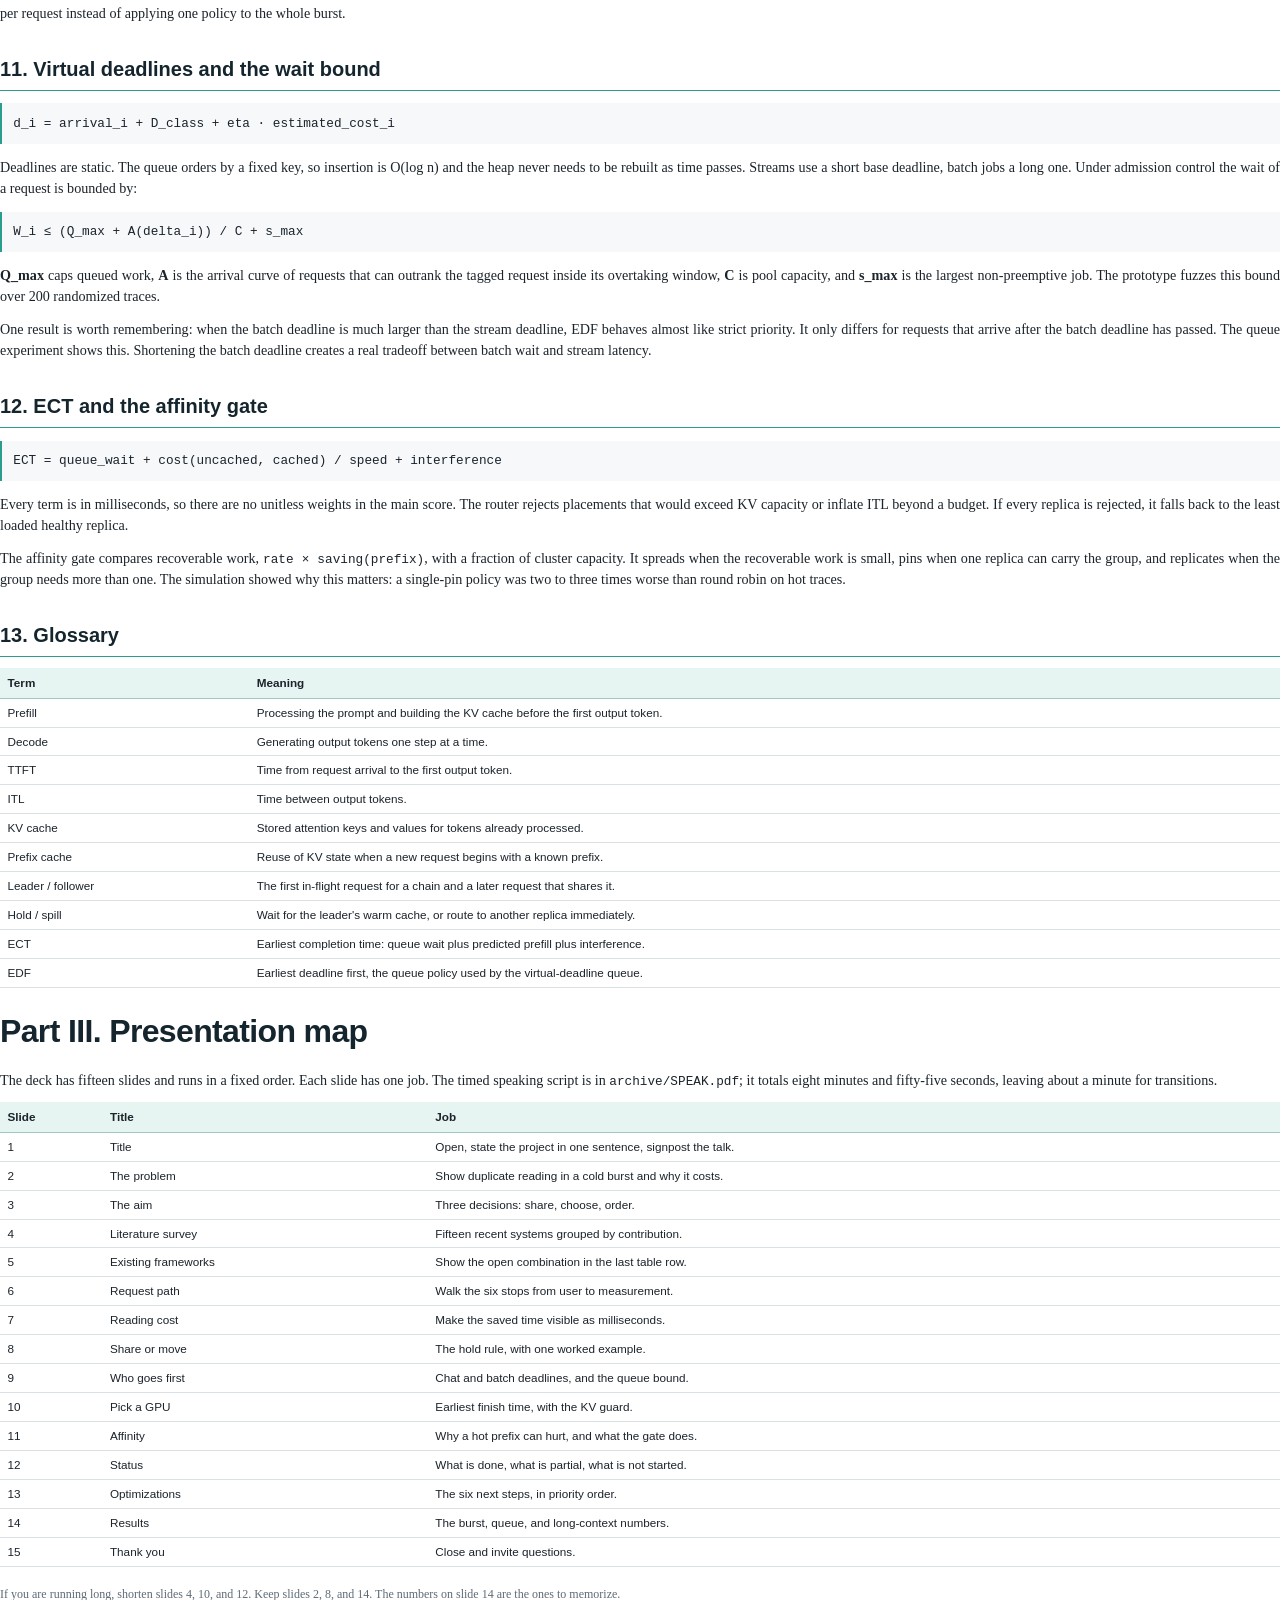
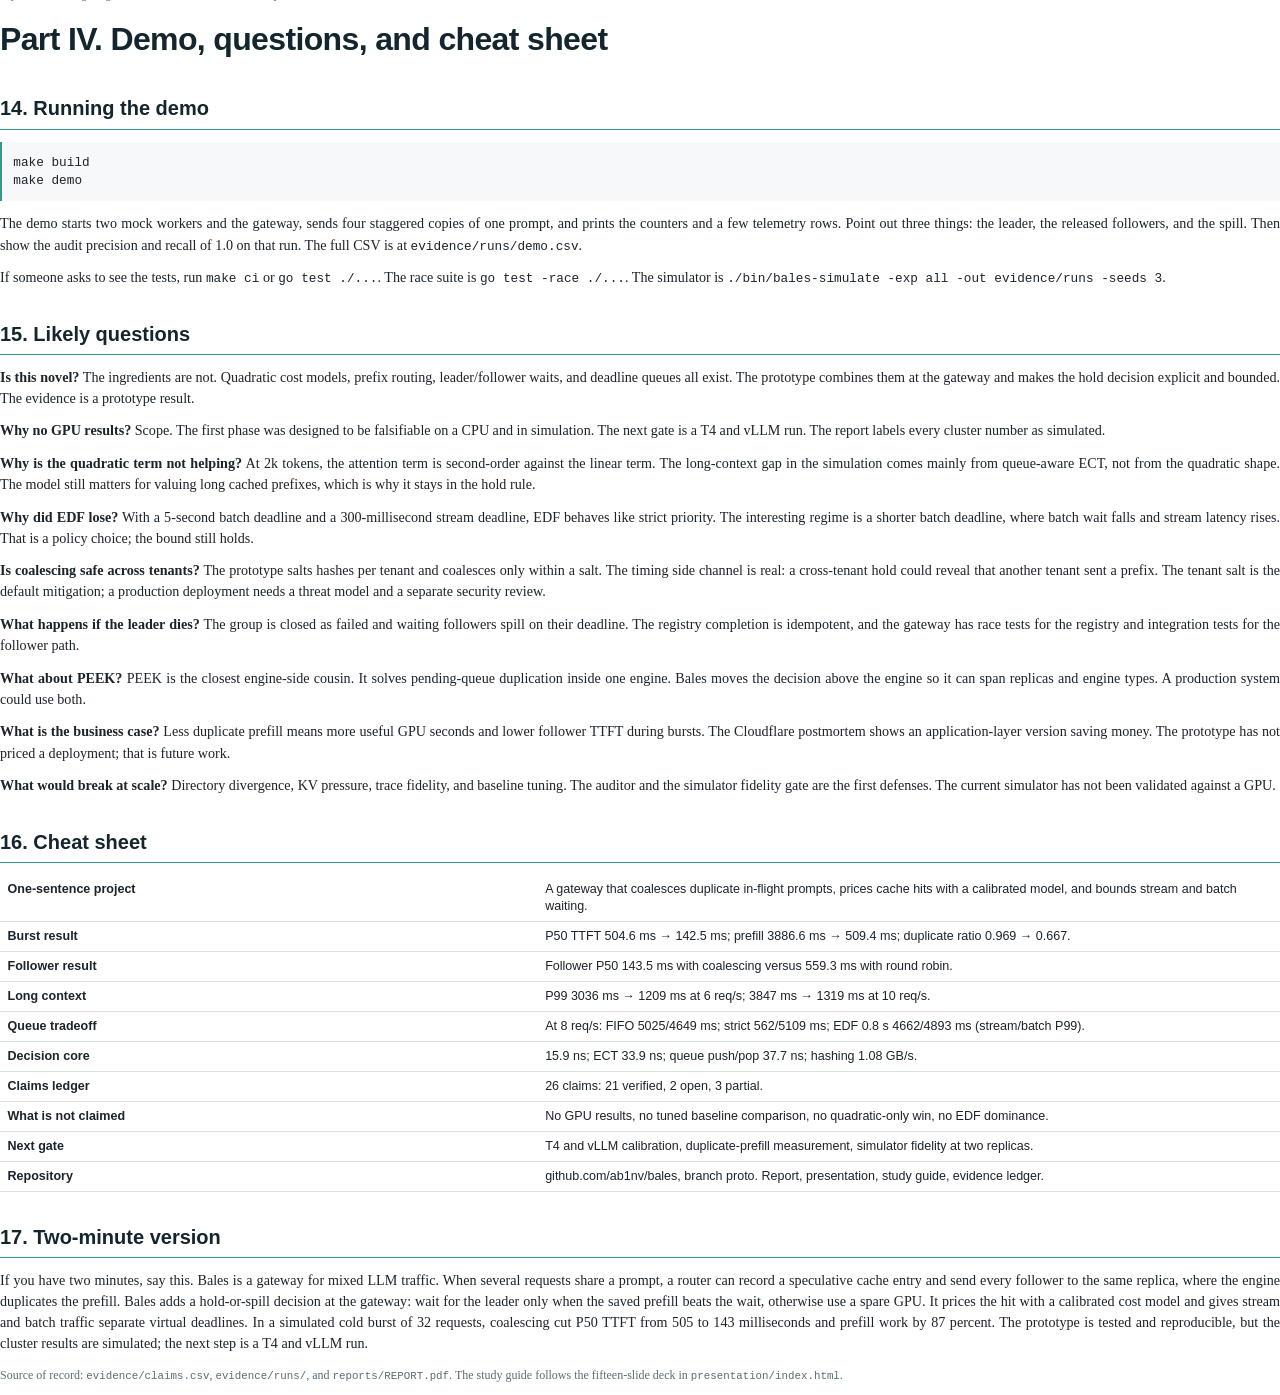
<file: archive/study.html>
<!doctype html>
<html lang="en">
<head>
<meta charset="utf-8">
<title>Bales Study Guide</title>
<style>
  @page { size: A4; margin: 18mm 17mm 18mm 17mm; }
  html { -webkit-print-color-adjust: exact; print-color-adjust: exact; }
  body {
    margin: 0; color: #1B232B; background: #fff;
    font-family: "Source Serif 4", Georgia, "Times New Roman", serif;
    font-size: 10.6pt; line-height: 1.5;
  }
  h1, h2, h3, h4 { font-family: Inter, Helvetica, Arial, sans-serif; color: #14252E; }
  h1 { font-size: 24pt; margin: 0 0 4mm; letter-spacing: -0.02em; }
  h2 { font-size: 15pt; margin: 8mm 0 3mm; border-bottom: 1.2px solid #2A9D8F; padding-bottom: 1.5mm; }
  h3 { font-size: 12pt; margin: 6mm 0 2mm; }
  h2, h3 { break-after: avoid; }
  h4 { font-size: 10.5pt; margin: 4mm 0 1mm; }
  p { margin: 0 0 3mm; text-align: justify; }
  ul, ol { margin: 0 0 3mm; padding-left: 6mm; }
  li { margin-bottom: 1.5mm; }
  .cover { page-break-after: always; height: 225mm; position: relative; }
  .cover img { width: 30mm; display: block; margin: 20mm auto 6mm; }
  .cover h1 { text-align: center; font-size: 36pt; margin: 0; }
  .cover .sub { text-align: center; font-size: 13pt; color: #4E5D68; margin: 3mm 26mm; line-height: 1.4; }
  .cover .meta { position: absolute; bottom: 20mm; left: 0; right: 0; text-align: center; font-family: Inter, Helvetica, Arial, sans-serif; font-size: 9pt; color: #5D6B76; }
  .cover .note { border-left: 3px solid #2A9D8F; background: #F7FBFA; padding: 4mm 5mm; margin: 12mm 22mm 0; font-size: 9.5pt; }
  .section { page-break-before: always; }
  .nobreak { page-break-inside: avoid; }
  .slide-note { border: 1px solid #D9E1E5; border-radius: 2.5mm; padding: 4mm 4.5mm; margin: 0 0 5mm; page-break-inside: avoid; }
  .slide-note .head { font-family: Inter, Helvetica, Arial, sans-serif; font-size: 9pt; letter-spacing: 0.08em; text-transform: uppercase; color: #178F84; margin-bottom: 1mm; }
  .slide-note h3 { margin: 0 0 2mm; font-size: 13pt; }
  .say { background: #F7FBFA; border-left: 2.5px solid #2A9D8F; padding: 2.5mm 3mm; margin: 2mm 0 3mm; font-size: 10.2pt; }
  .say b { font-family: Inter, Helvetica, Arial, sans-serif; font-size: 8.5pt; letter-spacing: 0.05em; color: #178F84; display: block; margin-bottom: 1mm; text-transform: uppercase; }
  .qa { font-size: 9.6pt; }
  .qa b { color: #14252E; }
  table { width: 100%; border-collapse: collapse; margin: 2mm 0 5mm; font-family: Inter, Helvetica, Arial, sans-serif; font-size: 8.8pt; line-height: 1.35; }
  th { text-align: left; background: #E7F5F2; padding: 1.8mm 2mm; border-bottom: 1px solid #9FC9C2; }
  td { padding: 1.6mm 2mm; border-bottom: 0.6px solid #D9E1E5; vertical-align: top; }
  code, pre { font-family: "SFMono-Regular", Menlo, Consolas, monospace; font-size: 0.9em; }
  pre { background: #F6F8FA; border-left: 2.5px solid #2A9D8F; padding: 3mm; line-height: 1.4; white-space: pre-wrap; }
  .callout { background: #FBF1D5; border-left: 3px solid #D8A93A; padding: 3mm 4mm; margin: 3mm 0; font-size: 9.8pt; }
  .small { font-size: 9pt; color: #5D6B76; }
  .cheat { font-size: 9.4pt; }
  .cheat td:first-child { font-weight: 600; width: 42%; }
</style>
</head>
<body>

<div class="cover">
  <img src="../assets/logo.png" alt="Bales logo">
  <h1>Bales</h1>
  <div class="sub">Study guide and technical background<br>for the Bales prototype</div>
  <div class="note">
    Read Part I to understand the project in plain terms. Read Part II for the technical
    questions. Part III gives you a script and Q&amp;A for each of the fifteen slides.
    Part IV is a one-page cheat sheet.
  </div>
  <div class="meta">Prototype v0.2.0 · November 2026<br>github.com/ab1nv/bales · branch proto</div>
</div>

<!-- PART I -->
<div class="section">
<h1>Part I. The project in plain terms</h1>

<h2>1. What Bales is</h2>
<p>Bales is a gateway that sits in front of a group of LLM inference servers. Clients send it OpenAI-style chat requests. Bales decides which server should handle each request, whether the request should wait for another request that is already computing the same prompt, and when a batch job should be allowed to run relative to an interactive chat.</p>
<p>The project exists because three problems appear when several LLM requests share a cluster. First, the same long prompt often arrives more than once at nearly the same time. The servers can reuse the computed prefix through a KV cache, but only after the first copy has been processed. Requests that arrive during that window may be sent to the same server and made to wait, or sent to different servers and made to compute the same prefix again. Second, not all cache hits are worth the same. A hit on a short system prompt saves little. A hit on an 8,000-token document saves a lot of attention work. A router needs a calibrated price for the hit rather than a fixed bonus. Third, interactive chat and batch jobs need different latency treatment. A single first-come queue lets long batch work block short chat requests. A hard priority rule protects chat but can starve batch work forever.</p>

<h2>2. The problem in one picture</h2>
<pre>client A ─┐
client B ─┼── same 2k-token prompt ──▶ router
client C ─┘                              │
                                         ├── sends all three to GPU 0
                                         │   because the cache entry
                                         │   was recorded at dispatch
                                         ▼
                                   GPU 0: prefill 2k tokens
                                          prefill 2k tokens again
                                          prefill 2k tokens again</pre>
<p>The router is not lying on purpose. It recorded the cache entry when it sent the first request, which is what production routers do to let the next request find the same replica. The engine has not finished the prefill yet, so the entry is a belief; the engine has not confirmed it yet. Bales makes that distinction explicit and adds one missing decision: should the follower wait for the leader, or move to another GPU?</p>

<h2>3. What the prototype does</h2>
<ul>
<li><b>Hashes the prompt</b> into tenant-salted blocks. The final hash identifies the full chain and becomes the coalescing key.</li>
<li><b>Admits</b> the request under a cap on queued estimated work, then assigns a static virtual deadline. Streams get a short base deadline; batch jobs get a long one.</li>
<li><b>Coalesces</b> same-prompt requests. A follower waits only when the saved prefill is larger than the wait. The wait is capped by the request slack and by a deployment maximum. Otherwise the follower spills to another replica.</li>
<li><b>Prices</b> the prefill with a fitted cost model and routes by earliest completion time, with KV and inter-token-latency guards.</li>
<li><b>Audits</b> its own cache belief against the number of cached tokens reported by the engine, and records every request in a CSV ledger.</li>
</ul>

<h2>4. What was measured, in plain numbers</h2>
<table>
<tr><th>Test</th><th>Result</th><th>What it means</th></tr>
<tr><td>Cold burst, 32 copies of one 2048-token prompt, simulated</td><td>P50 TTFT 504.6 ms with round robin, 142.5 ms with coalescing</td><td>Followers stop waiting behind duplicate work.</td></tr>
<tr><td>Same burst, prefill work</td><td>3886.6 ms down to 509.4 ms</td><td>About 87 percent of duplicate prefill is removed.</td></tr>
<tr><td>Long-context trace, 8k prefixes, 6 requests per second, simulated</td><td>P99 TTFT 3036 ms with least-token routing, 1209 ms with ECT</td><td>Queue-aware cost routing avoids a cache-herd.</td></tr>
<tr><td>Mixed queue at 8 requests per second, simulated</td><td>Stream P99 5025 ms with FIFO, 562 ms with strict priority</td><td>Priority protects streams; batch wait rises from 4649 to 5109 ms.</td></tr>
<tr><td>Decision core on an Apple M5</td><td>15.9 ns per decision</td><td>The scheduling logic leaves the bottleneck on the GPU.</td></tr>
</table>
<p class="small">All cluster numbers are simulated with a single prefill slot per replica and no cross-request decode batching. Baselines are simplified ports and have not received a full tuning budget.</p>

<h2>5. What the prototype does not prove</h2>
<p>There are no GPU measurements yet. The cost coefficients are plausible defaults, not T4 measurements. The simulator is useful for relative comparisons but it overstates queueing because it does not batch decode across requests. The llm-d, Dynamo, CacheRoute and Preble baselines are simplified and untuned, so the prototype cannot claim a win over those systems. The coalescer matches exact prompt chains, not nested prefix groups with different suffixes. The affinity gate is implemented as a decision function and tested, but a gated routing policy is not yet wired into the simulator.</p>
<p>Two planned claims did not survive. The quadratic cost term did not improve routing on its own in the tested regime; the queue and the cache-hit value did the work. EDF did not dominate strict priority when the class deadlines were far apart. Both results are useful: they tell the next phase where to spend effort.</p>

<h2>6. Why the project is interesting</h2>
<p>The prototype takes a problem that production systems currently solve in three different places, inside the engine, inside the router, and inside the application, and moves one decision to a shared gateway. If the gateway can coalesce in-flight prompts without depending on the engine, the same mechanism works across vLLM, SGLang, and any OpenAI-compatible server. The real-hardware test is the next step.</p>
</div>

<!-- PART II -->
<div class="section">
<h1>Part II. Technical background</h1>

<h2>7. Prefill, decode, TTFT and ITL</h2>
<p>An LLM request has two phases. <b>Prefill</b> processes the whole prompt and builds the KV cache. It is compute-bound and its cost grows with prompt length; attention cost grows with the product of new tokens and cached context. <b>Decode</b> generates one token per step and is memory-bandwidth-bound. The first output token cannot appear until prefill finishes, so prefill sits directly on <b>TTFT</b>, the time to first token. <b>ITL</b> is the gap between output tokens. A large prefill can inflate the ITL of other requests that share the GPU, which is why the router has an ITL guard.</p>

<h2>8. Prefix caching and the belief problem</h2>
<p>A prefix cache stores the KV state of earlier tokens. If a later request starts with the same tokens, the engine can skip that part of prefill. Routers keep a directory of which prefixes live on which replica. The directory is only a belief. When a request is dispatched, the engine has not finished the prefill, but the router often records the entry immediately so that the next request follows the same path. This is speculative indexing. It is useful when the next request arrives after the prefill finishes. It is harmful when followers arrive during the prefill, because they are sent to the same replica and duplicate the work.</p>
<p>Bales keeps two things apart: the speculative belief used for routing and the actual cache used for prefill cost. The simulator does the same. That gap is the mechanism behind the burst result.</p>

<h2>9. The cost model</h2>
<pre>cost(q, c) = a·q·c + b·q(q+1)/2 + f·q + g</pre>
<p><b>q</b> is the number of new query tokens, <b>c</b> is the cached context those tokens attend to, and <b>g</b> is fixed overhead. The first term is attention to the cached context. The second is causal attention inside the new chunk. The third is the linear feed-forward and projection work. The coefficients are fitted per model, engine, and GPU with non-negative least squares on idle-replica measurements.</p>
<p>For a cached prefix of length L, the work avoided is:</p>
<pre>saving = cost(q + L, 0) - cost(q, L)</pre>
<p>When the two attention coefficients are equal, this simplifies to the prefill cost of L, which is the clean statement of the cache-hit value. The prototype uses the exact difference so the rule remains correct after calibration.</p>

<h2>10. Hold or spill</h2>
<pre>hold iff  saving(L) - τ - (wait_leader - wait_best) &gt; ε
deadline = min(1.5·τ, slack, delta_max)</pre>
<p><b>τ</b> is the leader's remaining prefill. The follower waits only when the saved work is larger than the wait it adds. The hold deadline bounds the regret: a held follower can be delayed by at most the deadline relative to spilling immediately. If an idle replica is available and the leader has just started, spilling is often the better choice for that request's latency; holding is better when replicas are contended or the leader is nearly done. The rule chooses per request instead of applying one policy to the whole burst.</p>

<h2>11. Virtual deadlines and the wait bound</h2>
<pre>d_i = arrival_i + D_class + eta · estimated_cost_i</pre>
<p>Deadlines are static. The queue orders by a fixed key, so insertion is O(log n) and the heap never needs to be rebuilt as time passes. Streams use a short base deadline, batch jobs a long one. Under admission control the wait of a request is bounded by:</p>
<pre>W_i ≤ (Q_max + A(delta_i)) / C + s_max</pre>
<p><b>Q_max</b> caps queued work, <b>A</b> is the arrival curve of requests that can outrank the tagged request inside its overtaking window, <b>C</b> is pool capacity, and <b>s_max</b> is the largest non-preemptive job. The prototype fuzzes this bound over 200 randomized traces.</p>
<p>One result is worth remembering: when the batch deadline is much larger than the stream deadline, EDF behaves almost like strict priority. It only differs for requests that arrive after the batch deadline has passed. The queue experiment shows this. Shortening the batch deadline creates a real tradeoff between batch wait and stream latency.</p>

<h2>12. ECT and the affinity gate</h2>
<pre>ECT = queue_wait + cost(uncached, cached) / speed + interference</pre>
<p>Every term is in milliseconds, so there are no unitless weights in the main score. The router rejects placements that would exceed KV capacity or inflate ITL beyond a budget. If every replica is rejected, it falls back to the least loaded healthy replica.</p>
<p>The affinity gate compares recoverable work, <code>rate × saving(prefix)</code>, with a fraction of cluster capacity. It spreads when the recoverable work is small, pins when one replica can carry the group, and replicates when the group needs more than one. The simulation showed why this matters: a single-pin policy was two to three times worse than round robin on hot traces.</p>

<h2>13. Glossary</h2>
<table>
<tr><th>Term</th><th>Meaning</th></tr>
<tr><td>Prefill</td><td>Processing the prompt and building the KV cache before the first output token.</td></tr>
<tr><td>Decode</td><td>Generating output tokens one step at a time.</td></tr>
<tr><td>TTFT</td><td>Time from request arrival to the first output token.</td></tr>
<tr><td>ITL</td><td>Time between output tokens.</td></tr>
<tr><td>KV cache</td><td>Stored attention keys and values for tokens already processed.</td></tr>
<tr><td>Prefix cache</td><td>Reuse of KV state when a new request begins with a known prefix.</td></tr>
<tr><td>Leader / follower</td><td>The first in-flight request for a chain and a later request that shares it.</td></tr>
<tr><td>Hold / spill</td><td>Wait for the leader's warm cache, or route to another replica immediately.</td></tr>
<tr><td>ECT</td><td>Earliest completion time: queue wait plus predicted prefill plus interference.</td></tr>
<tr><td>EDF</td><td>Earliest deadline first, the queue policy used by the virtual-deadline queue.</td></tr>
</table>
</div>

<!-- PART III -->
<div class="section">
<h1>Part III. Presentation map</h1>
<p>The deck has fifteen slides and runs in a fixed order. Each slide has one job. The timed speaking script is in <code>archive/SPEAK.pdf</code>; it totals eight minutes and fifty-five seconds, leaving about a minute for transitions.</p>
<table>
<tr><th style="width:8%">Slide</th><th>Title</th><th>Job</th></tr>
<tr><td>1</td><td>Title</td><td>Open, state the project in one sentence, signpost the talk.</td></tr>
<tr><td>2</td><td>The problem</td><td>Show duplicate reading in a cold burst and why it costs.</td></tr>
<tr><td>3</td><td>The aim</td><td>Three decisions: share, choose, order.</td></tr>
<tr><td>4</td><td>Literature survey</td><td>Fifteen recent systems grouped by contribution.</td></tr>
<tr><td>5</td><td>Existing frameworks</td><td>Show the open combination in the last table row.</td></tr>
<tr><td>6</td><td>Request path</td><td>Walk the six stops from user to measurement.</td></tr>
<tr><td>7</td><td>Reading cost</td><td>Make the saved time visible as milliseconds.</td></tr>
<tr><td>8</td><td>Share or move</td><td>The hold rule, with one worked example.</td></tr>
<tr><td>9</td><td>Who goes first</td><td>Chat and batch deadlines, and the queue bound.</td></tr>
<tr><td>10</td><td>Pick a GPU</td><td>Earliest finish time, with the KV guard.</td></tr>
<tr><td>11</td><td>Affinity</td><td>Why a hot prefix can hurt, and what the gate does.</td></tr>
<tr><td>12</td><td>Status</td><td>What is done, what is partial, what is not started.</td></tr>
<tr><td>13</td><td>Optimizations</td><td>The six next steps, in priority order.</td></tr>
<tr><td>14</td><td>Results</td><td>The burst, queue, and long-context numbers.</td></tr>
<tr><td>15</td><td>Thank you</td><td>Close and invite questions.</td></tr>
</table>
<p class="small">If you are running long, shorten slides 4, 10, and 12. Keep slides 2, 8, and 14. The numbers on slide 14 are the ones to memorize.</p>
</div>

<!-- PART IV -->
<div class="section">
<h1>Part IV. Demo, questions, and cheat sheet</h1>

<h2>14. Running the demo</h2>
<pre>make build
make demo</pre>
<p>The demo starts two mock workers and the gateway, sends four staggered copies of one prompt, and prints the counters and a few telemetry rows. Point out three things: the leader, the released followers, and the spill. Then show the audit precision and recall of 1.0 on that run. The full CSV is at <code>evidence/runs/demo.csv</code>.</p>
<p>If someone asks to see the tests, run <code>make ci</code> or <code>go test ./...</code>. The race suite is <code>go test -race ./...</code>. The simulator is <code>./bin/bales-simulate -exp all -out evidence/runs -seeds 3</code>.</p>

<h2>15. Likely questions</h2>
<p><b>Is this novel?</b> The ingredients are not. Quadratic cost models, prefix routing, leader/follower waits, and deadline queues all exist. The prototype combines them at the gateway and makes the hold decision explicit and bounded. The evidence is a prototype result.</p>
<p><b>Why no GPU results?</b> Scope. The first phase was designed to be falsifiable on a CPU and in simulation. The next gate is a T4 and vLLM run. The report labels every cluster number as simulated.</p>
<p><b>Why is the quadratic term not helping?</b> At 2k tokens, the attention term is second-order against the linear term. The long-context gap in the simulation comes mainly from queue-aware ECT, not from the quadratic shape. The model still matters for valuing long cached prefixes, which is why it stays in the hold rule.</p>
<p><b>Why did EDF lose?</b> With a 5-second batch deadline and a 300-millisecond stream deadline, EDF behaves like strict priority. The interesting regime is a shorter batch deadline, where batch wait falls and stream latency rises. That is a policy choice; the bound still holds.</p>
<p><b>Is coalescing safe across tenants?</b> The prototype salts hashes per tenant and coalesces only within a salt. The timing side channel is real: a cross-tenant hold could reveal that another tenant sent a prefix. The tenant salt is the default mitigation; a production deployment needs a threat model and a separate security review.</p>
<p><b>What happens if the leader dies?</b> The group is closed as failed and waiting followers spill on their deadline. The registry completion is idempotent, and the gateway has race tests for the registry and integration tests for the follower path.</p>
<p><b>What about PEEK?</b> PEEK is the closest engine-side cousin. It solves pending-queue duplication inside one engine. Bales moves the decision above the engine so it can span replicas and engine types. A production system could use both.</p>
<p><b>What is the business case?</b> Less duplicate prefill means more useful GPU seconds and lower follower TTFT during bursts. The Cloudflare postmortem shows an application-layer version saving money. The prototype has not priced a deployment; that is future work.</p>
<p><b>What would break at scale?</b> Directory divergence, KV pressure, trace fidelity, and baseline tuning. The auditor and the simulator fidelity gate are the first defenses. The current simulator has not been validated against a GPU.</p>

<h2>16. Cheat sheet</h2>
<table class="cheat">
<tr><td>One-sentence project</td><td>A gateway that coalesces duplicate in-flight prompts, prices cache hits with a calibrated model, and bounds stream and batch waiting.</td></tr>
<tr><td>Burst result</td><td>P50 TTFT 504.6 ms → 142.5 ms; prefill 3886.6 ms → 509.4 ms; duplicate ratio 0.969 → 0.667.</td></tr>
<tr><td>Follower result</td><td>Follower P50 143.5 ms with coalescing versus 559.3 ms with round robin.</td></tr>
<tr><td>Long context</td><td>P99 3036 ms → 1209 ms at 6 req/s; 3847 ms → 1319 ms at 10 req/s.</td></tr>
<tr><td>Queue tradeoff</td><td>At 8 req/s: FIFO 5025/4649 ms; strict 562/5109 ms; EDF 0.8 s 4662/4893 ms (stream/batch P99).</td></tr>
<tr><td>Decision core</td><td>15.9 ns; ECT 33.9 ns; queue push/pop 37.7 ns; hashing 1.08 GB/s.</td></tr>
<tr><td>Claims ledger</td><td>26 claims: 21 verified, 2 open, 3 partial.</td></tr>
<tr><td>What is not claimed</td><td>No GPU results, no tuned baseline comparison, no quadratic-only win, no EDF dominance.</td></tr>
<tr><td>Next gate</td><td>T4 and vLLM calibration, duplicate-prefill measurement, simulator fidelity at two replicas.</td></tr>
<tr><td>Repository</td><td>github.com/ab1nv/bales, branch proto. Report, presentation, study guide, evidence ledger.</td></tr>
</table>

<h2>17. Two-minute version</h2>
<p>If you have two minutes, say this. Bales is a gateway for mixed LLM traffic. When several requests share a prompt, a router can record a speculative cache entry and send every follower to the same replica, where the engine duplicates the prefill. Bales adds a hold-or-spill decision at the gateway: wait for the leader only when the saved prefill beats the wait, otherwise use a spare GPU. It prices the hit with a calibrated cost model and gives stream and batch traffic separate virtual deadlines. In a simulated cold burst of 32 requests, coalescing cut P50 TTFT from 505 to 143 milliseconds and prefill work by 87 percent. The prototype is tested and reproducible, but the cluster results are simulated; the next step is a T4 and vLLM run.</p>

<p class="small">Source of record: <code>evidence/claims.csv</code>, <code>evidence/runs/</code>, and <code>reports/REPORT.pdf</code>. The study guide follows the fifteen-slide deck in <code>presentation/index.html</code>.</p>
</div>

</body>
</html>
</file>
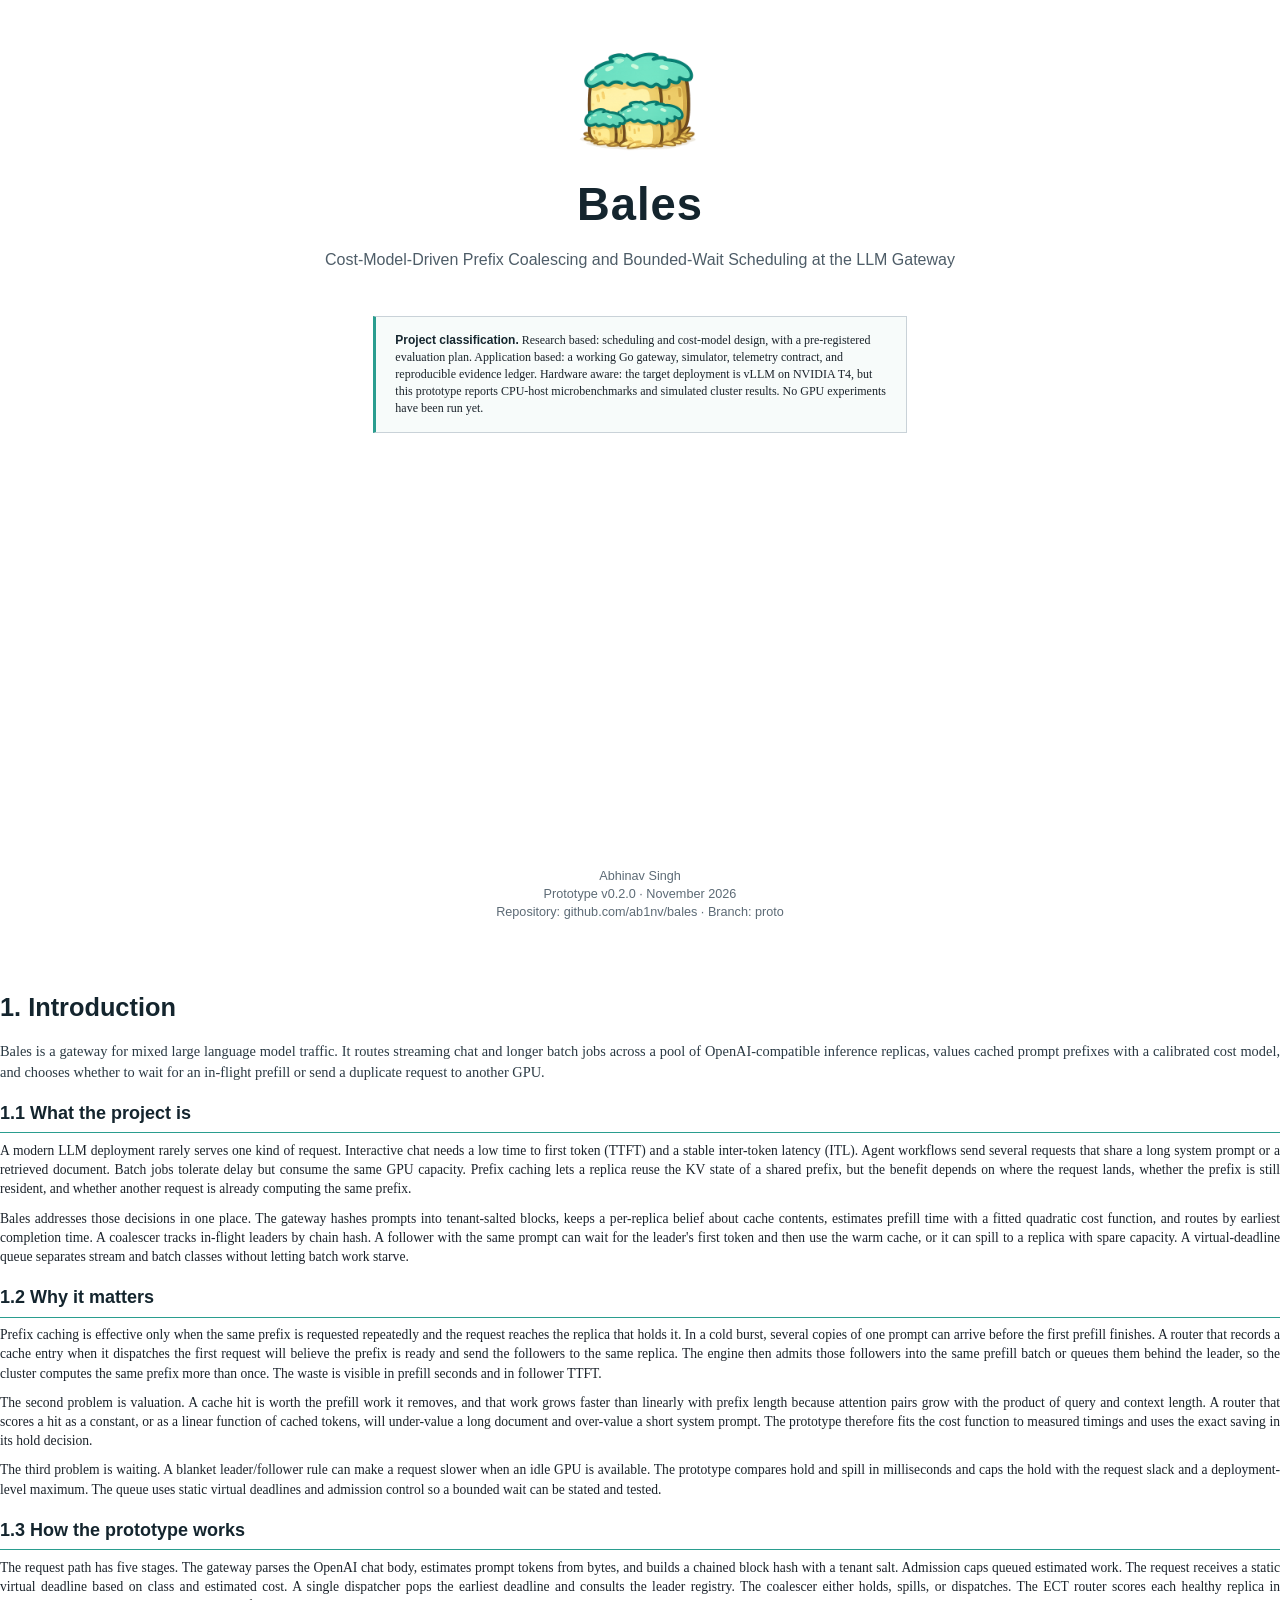
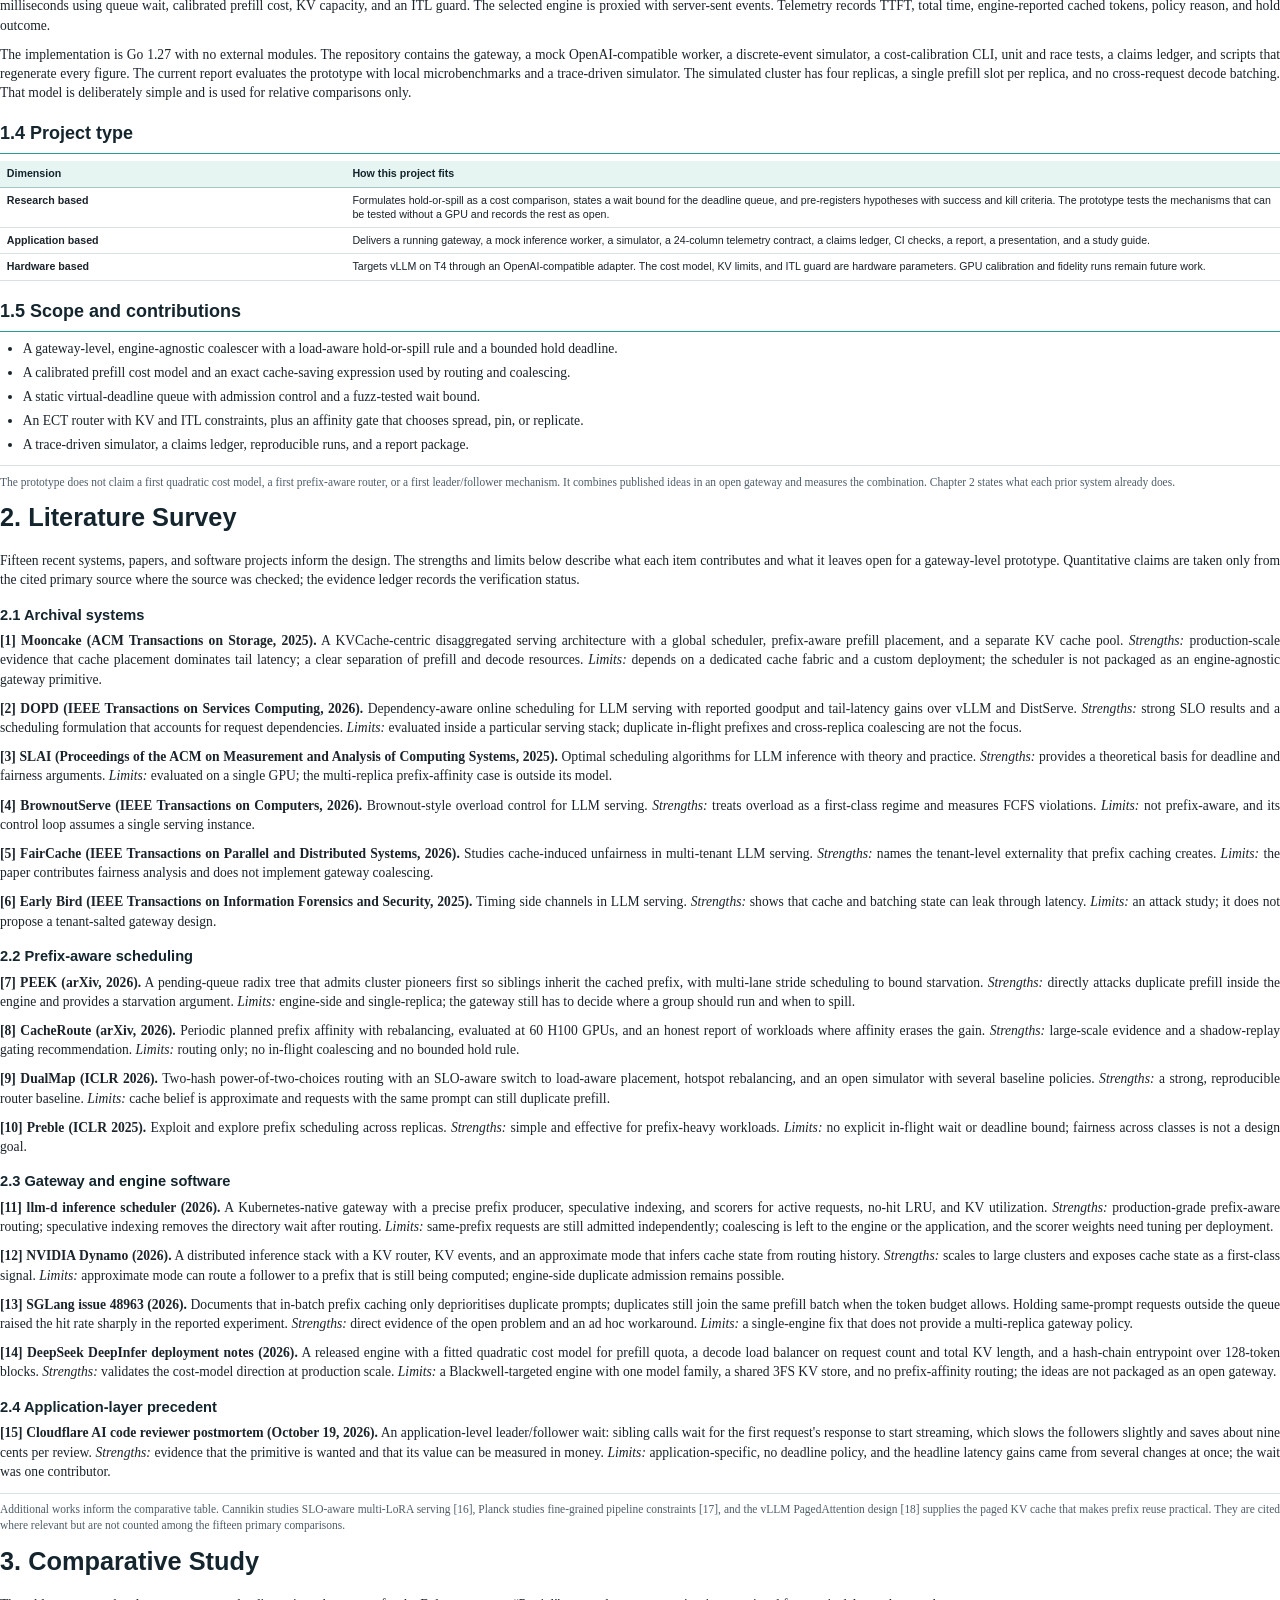
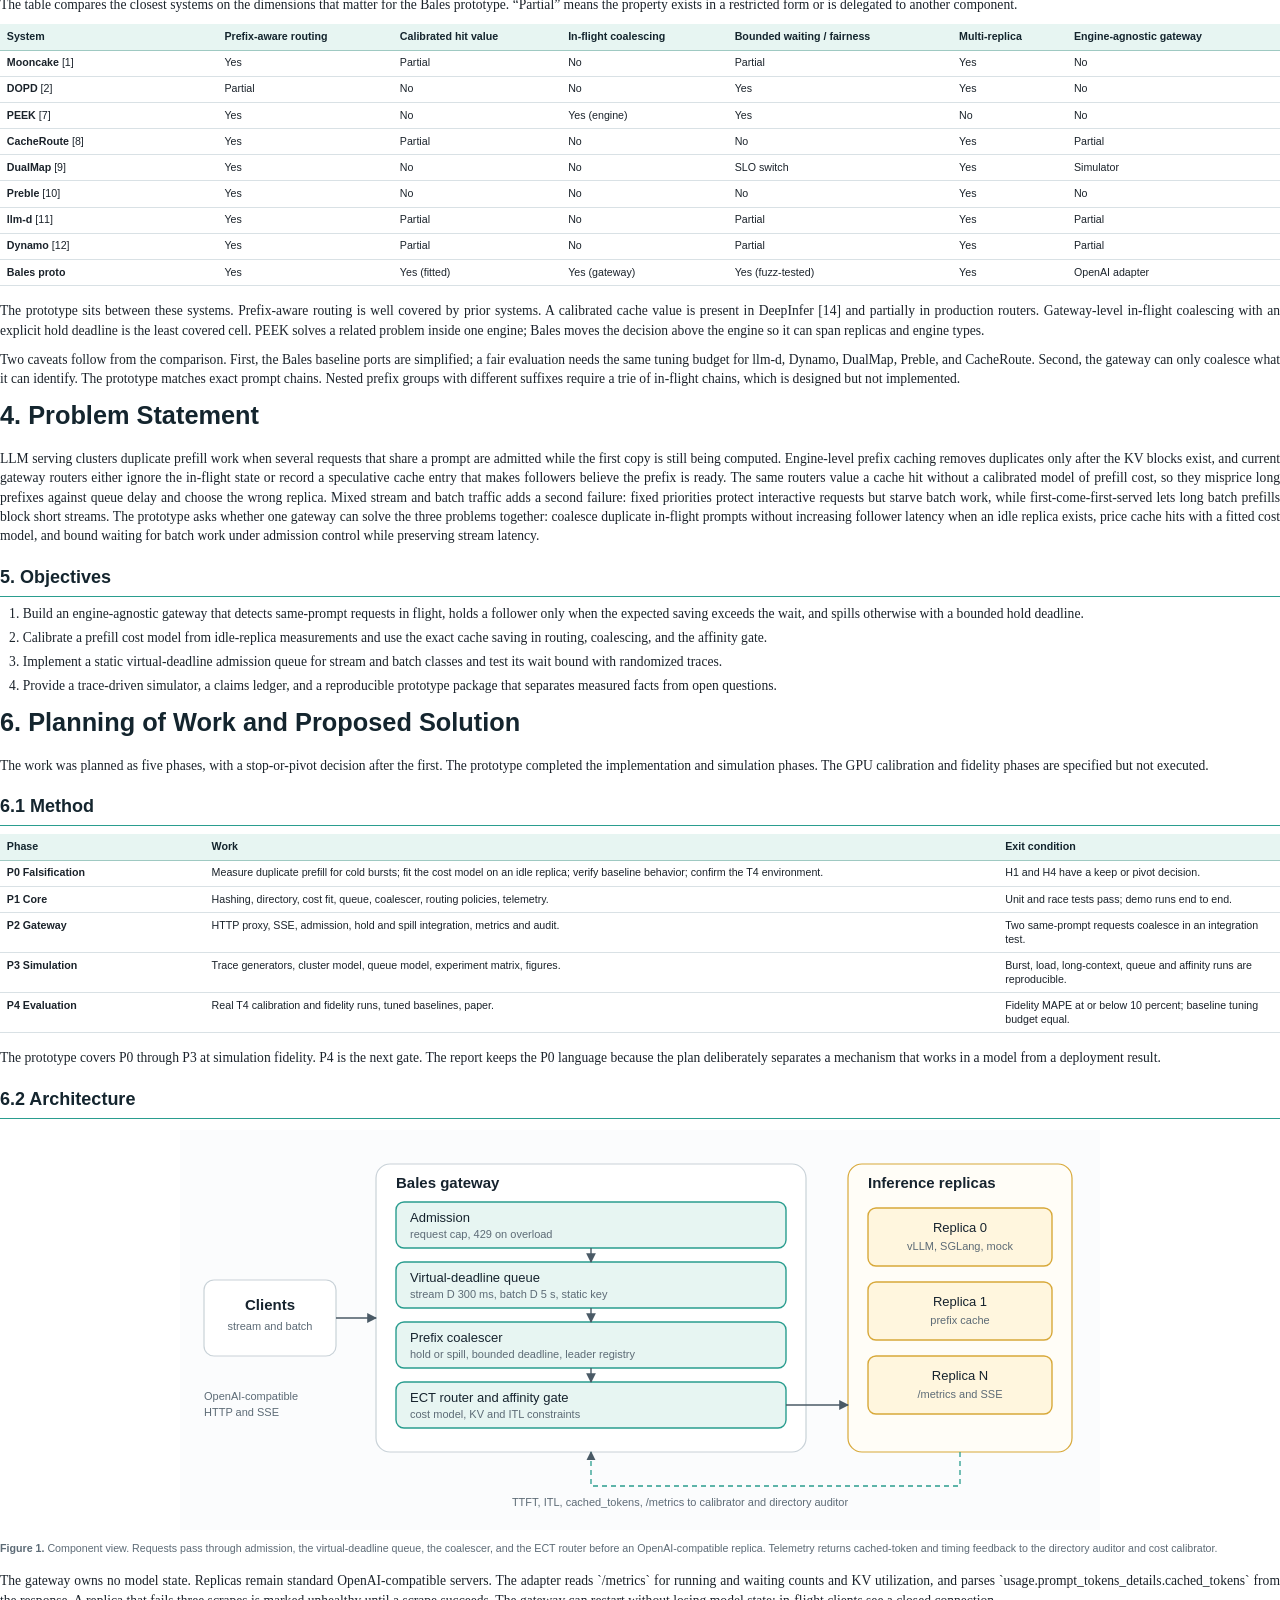
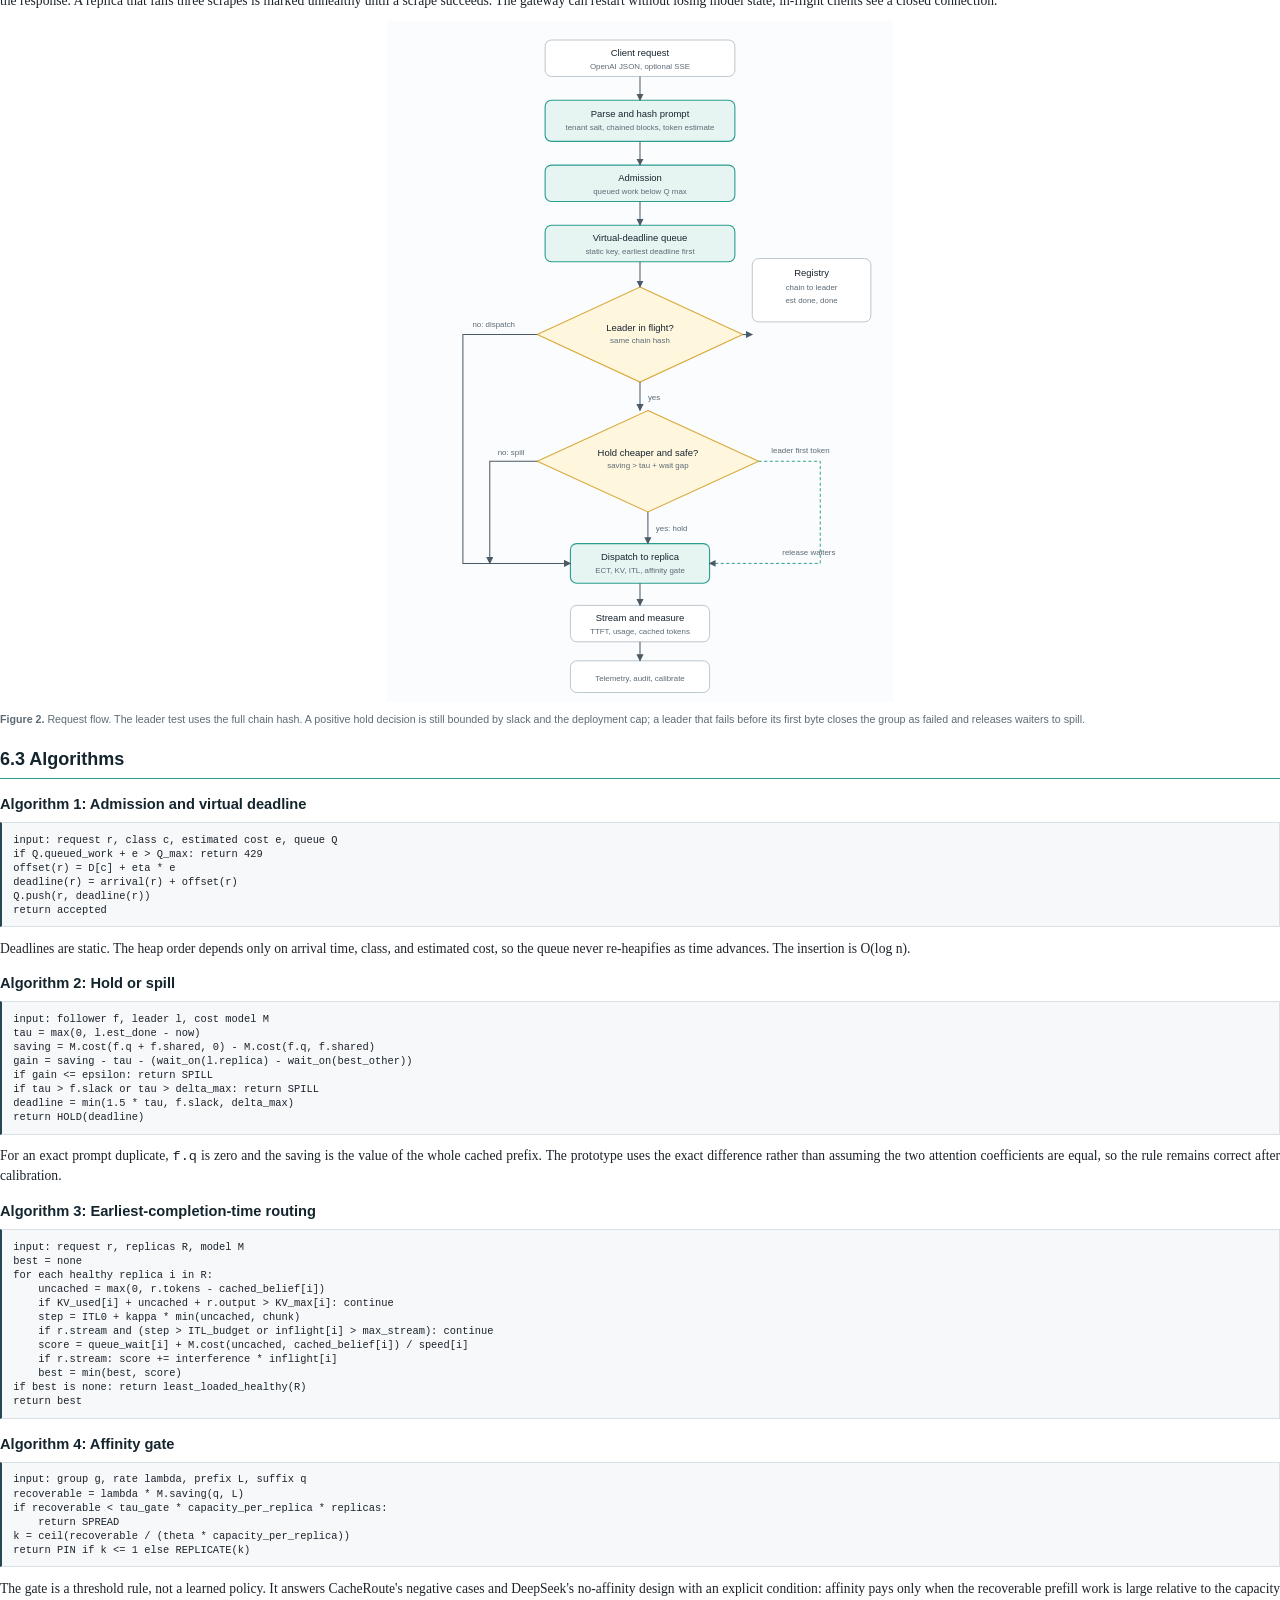
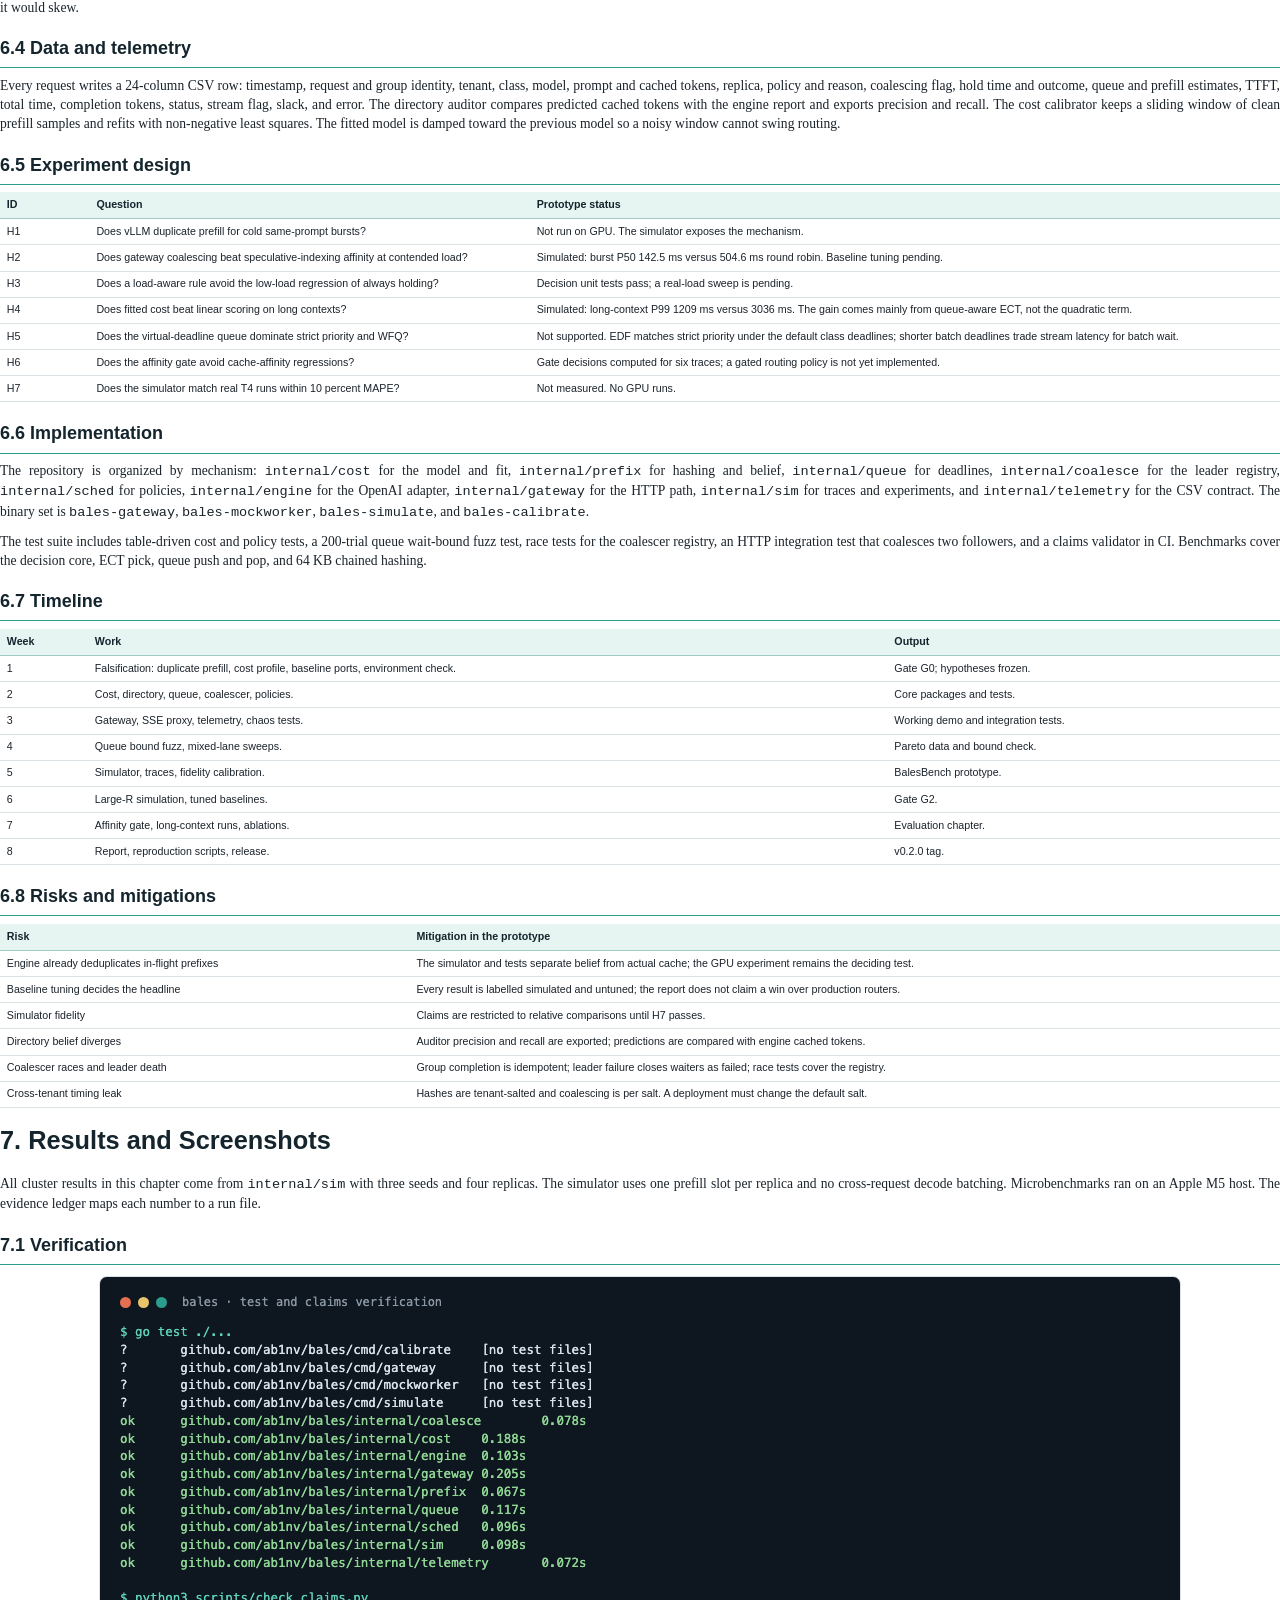
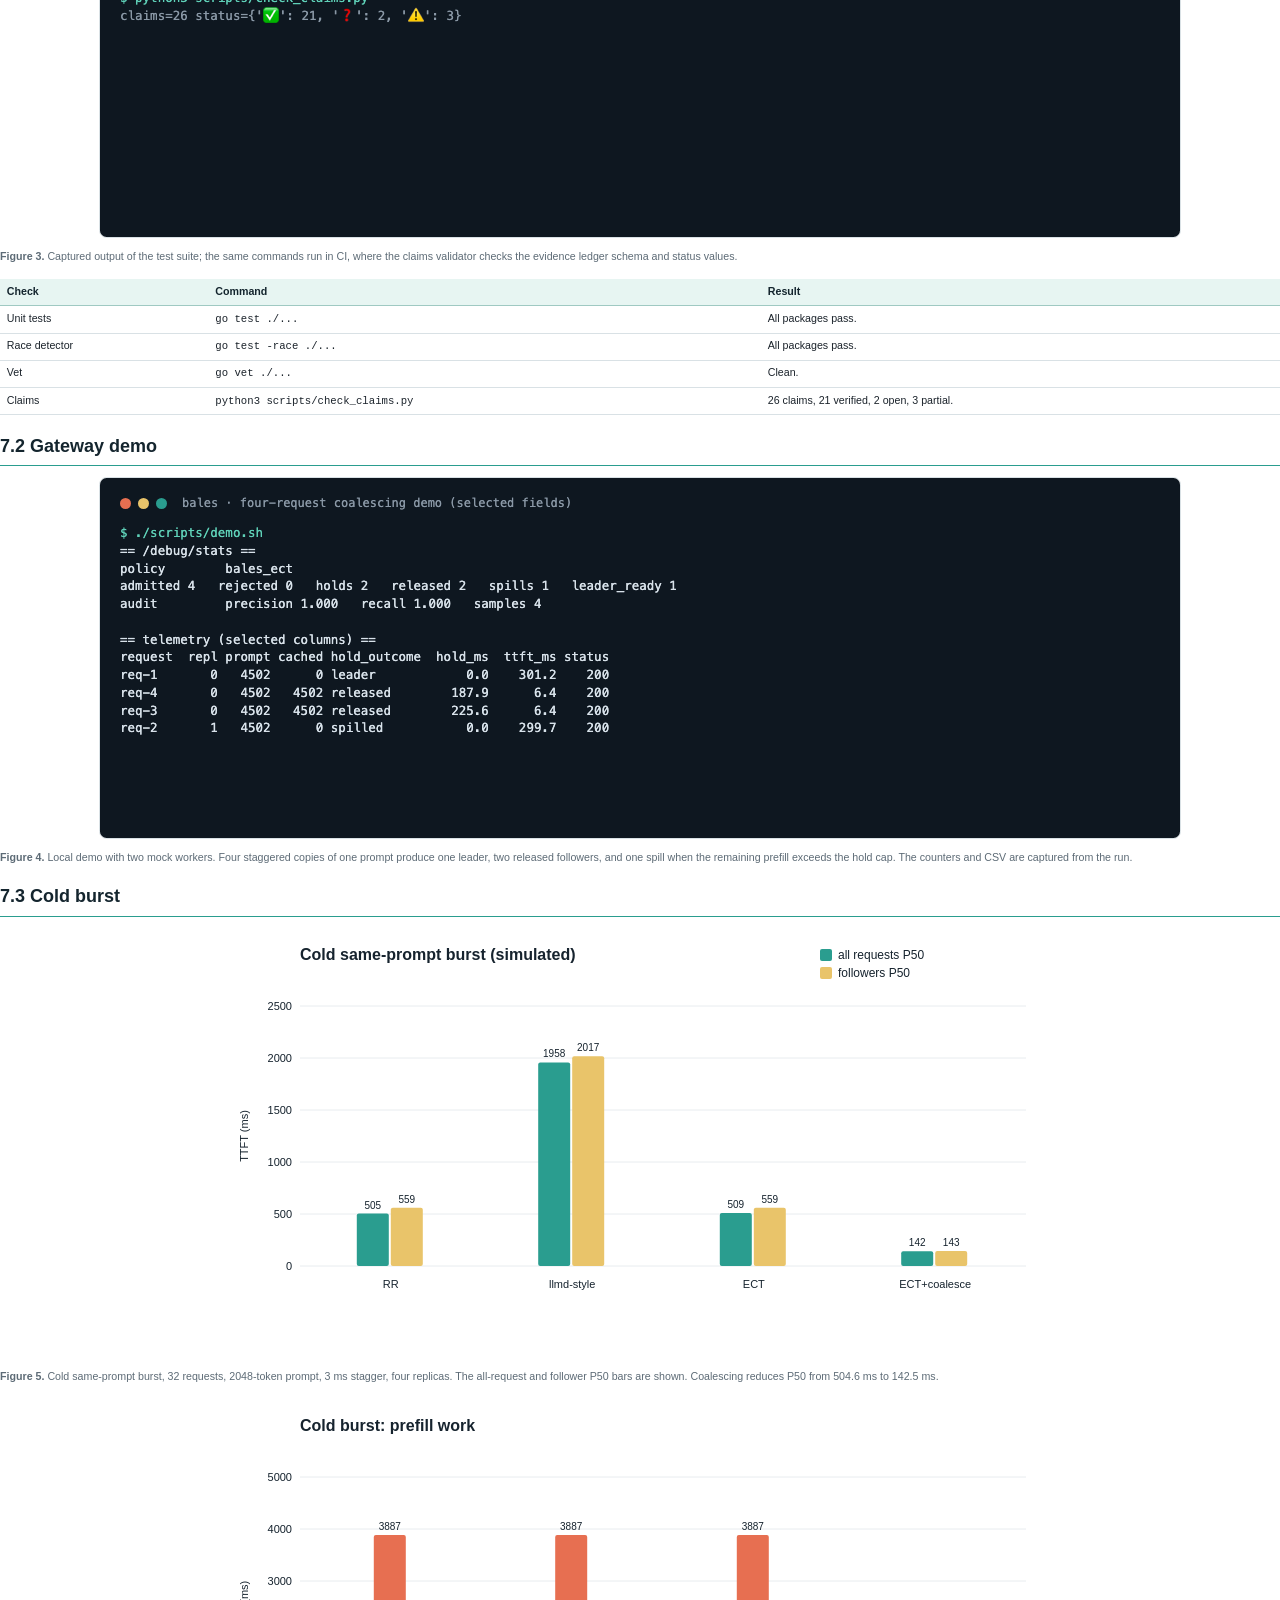
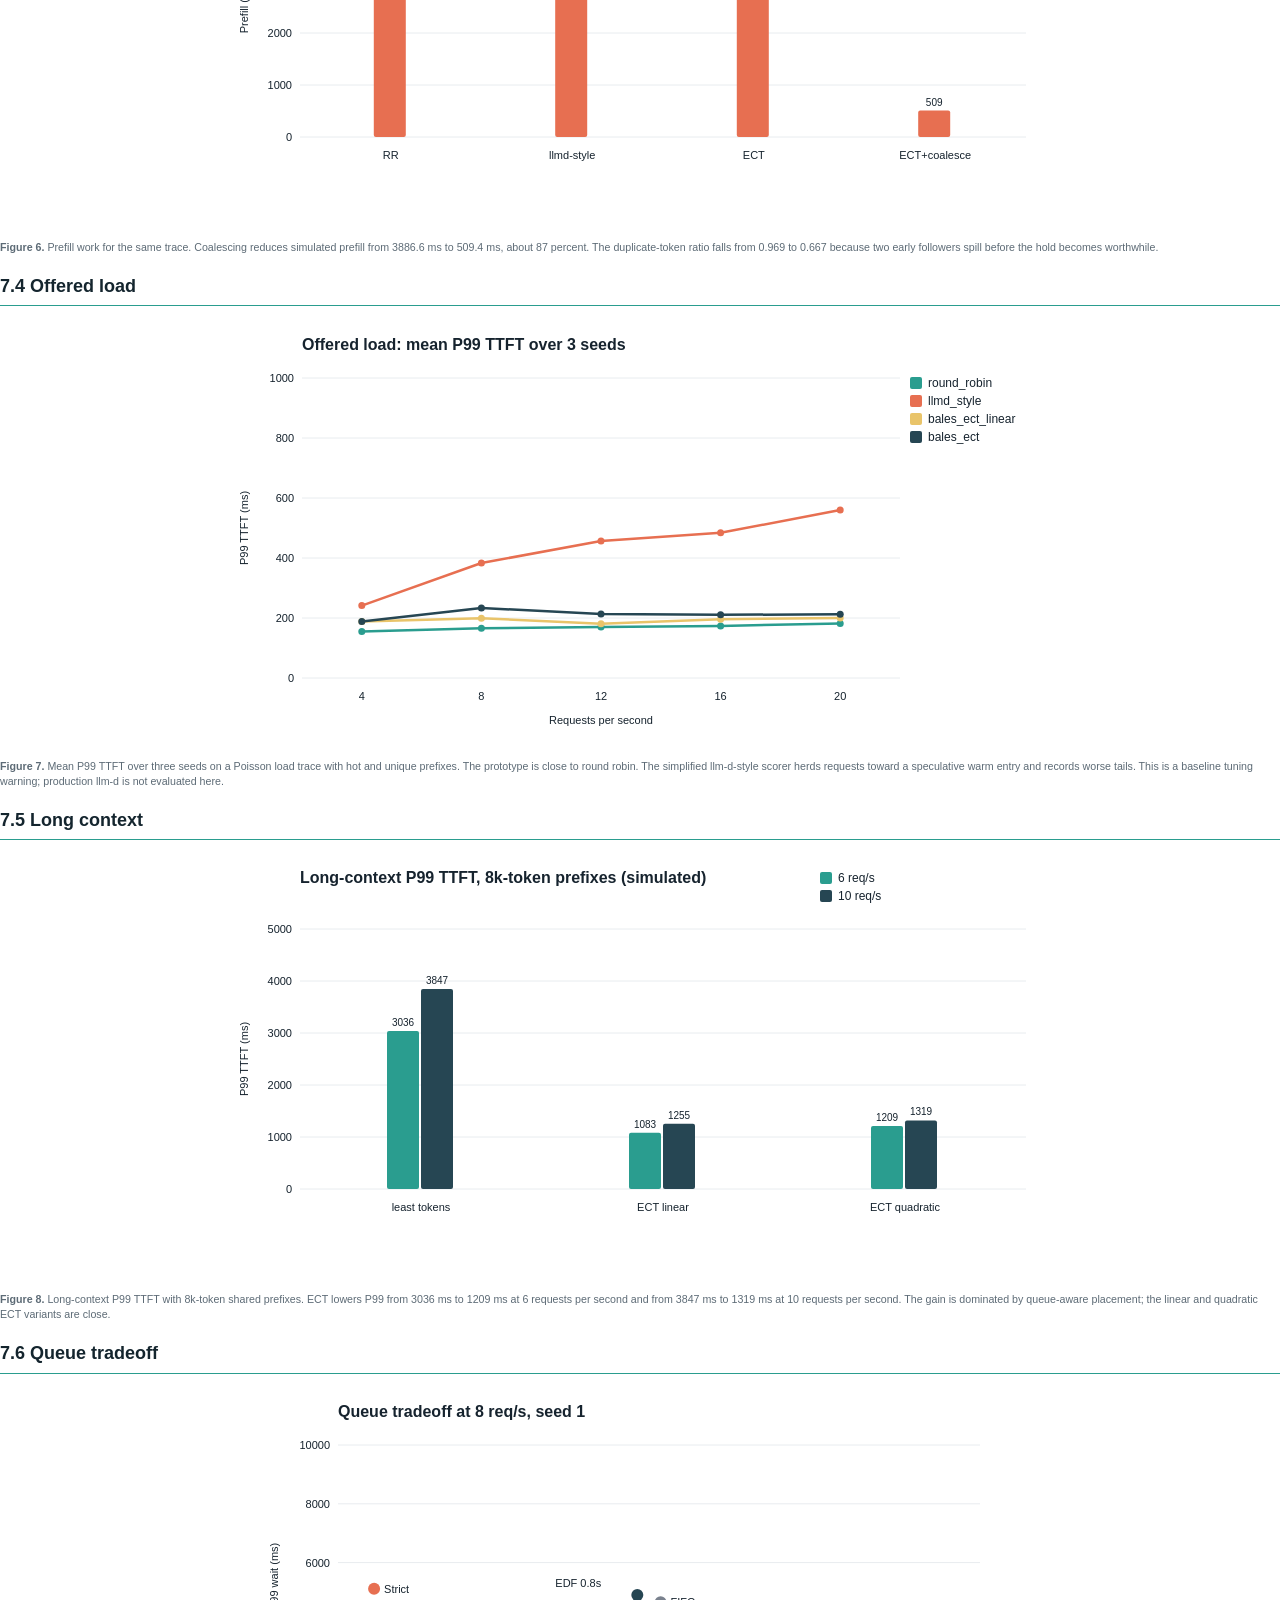
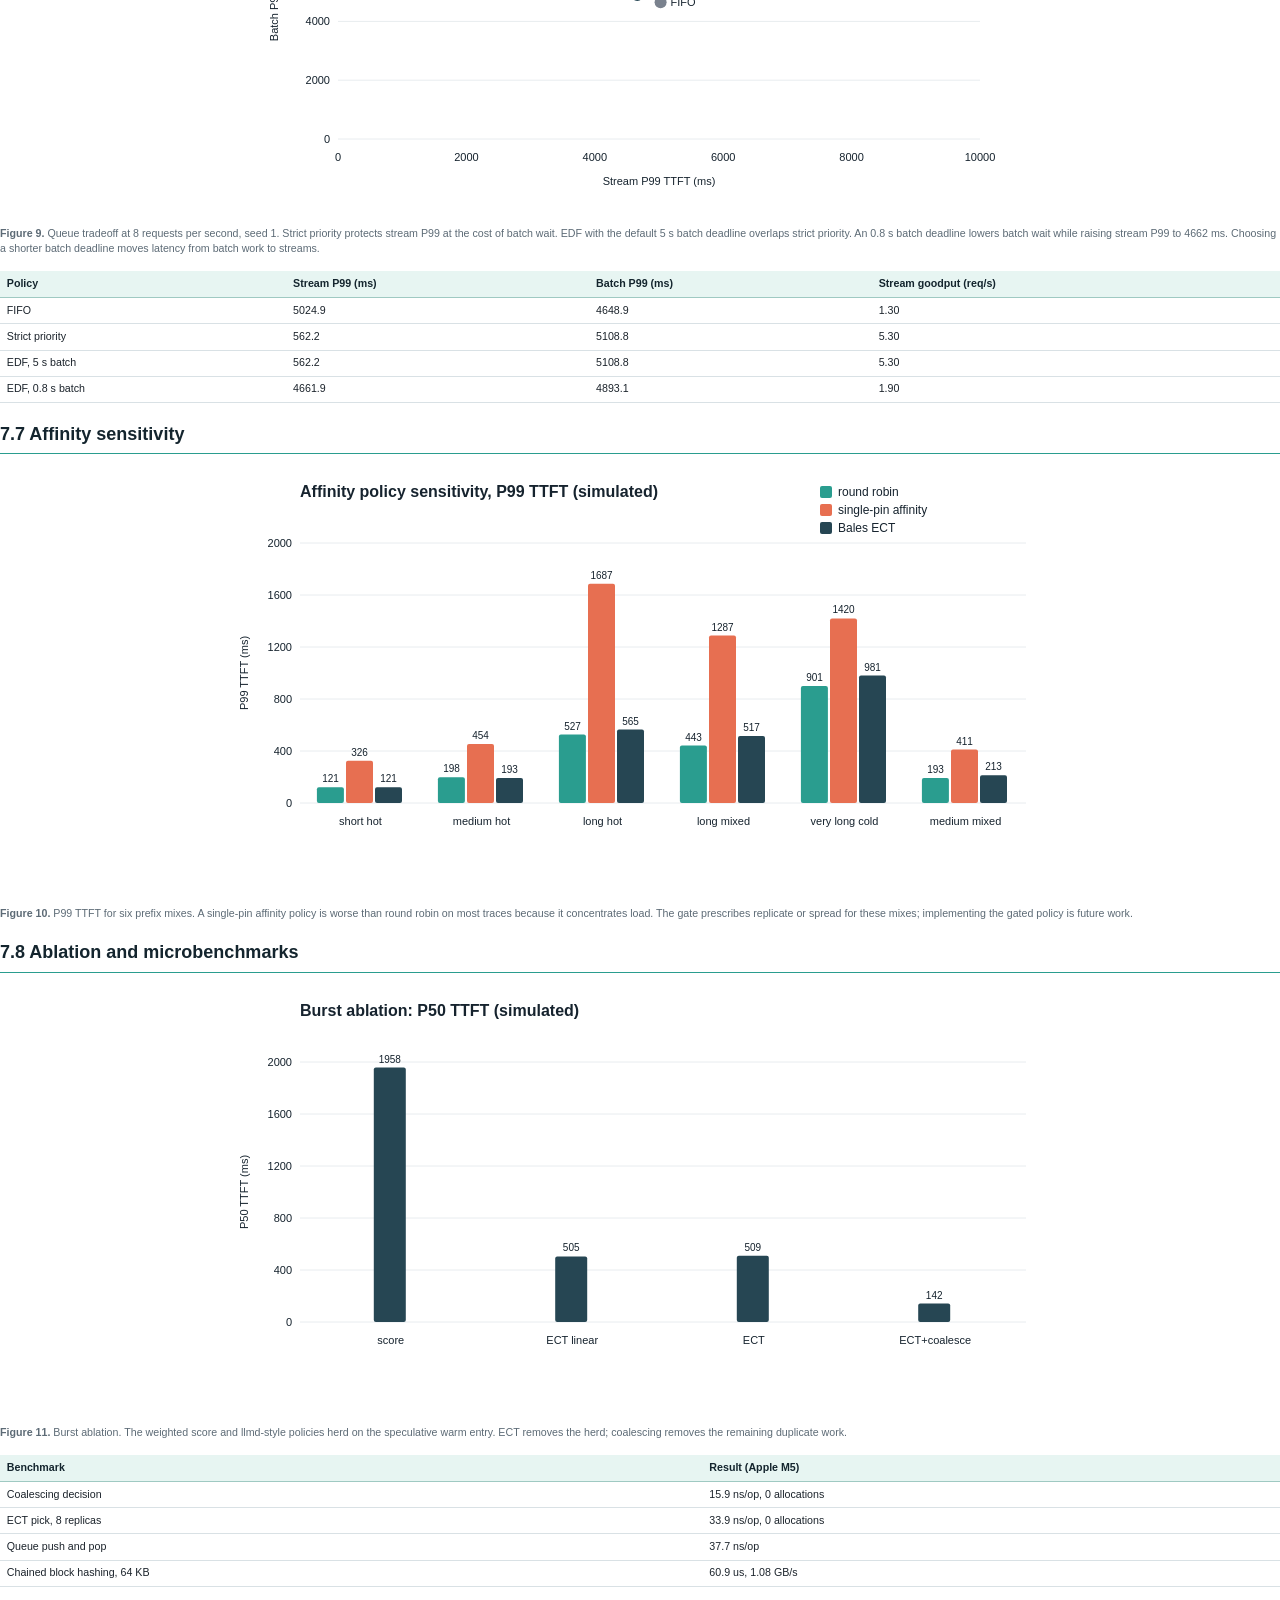
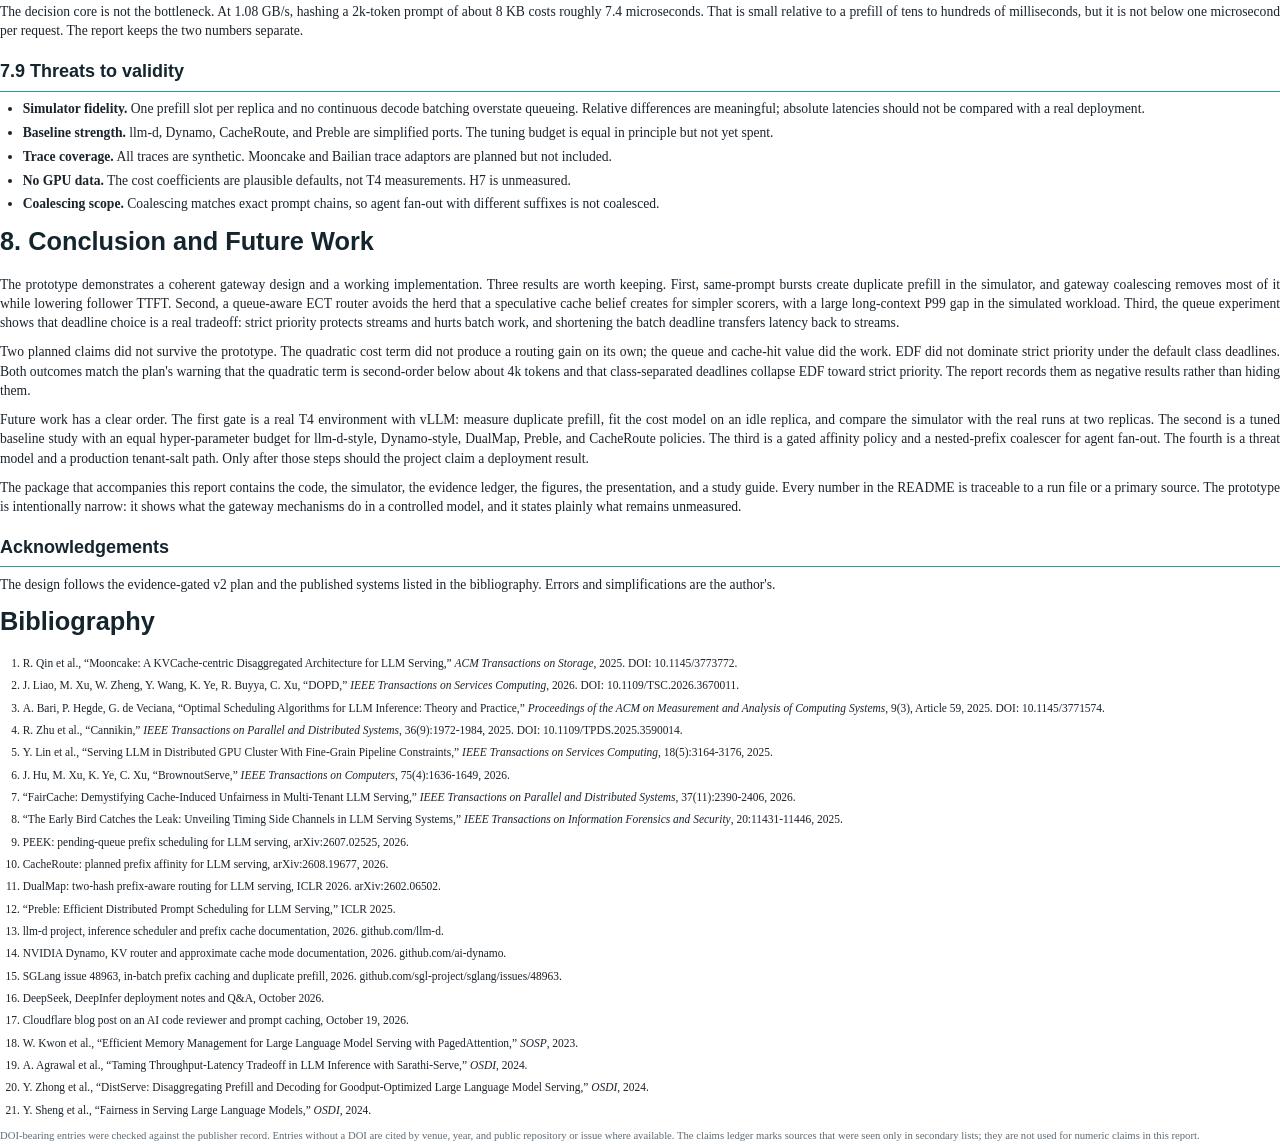
<file: reports/report.html>
<!doctype html>
<html lang="en">
<head>
<meta charset="utf-8">
<title>Bales Project Report</title>
<style>
  @page { size: A4; margin: 17mm 16mm 18mm 16mm; }
  html { -webkit-print-color-adjust: exact; print-color-adjust: exact; }
  body {
    margin: 0; color: #1B232B; background: #fff;
    font-family: "Source Serif 4", Georgia, "Times New Roman", serif;
    font-size: 10.2pt; line-height: 1.42;
  }
  h1, h2, h3, h4 { font-family: Inter, Helvetica, Arial, sans-serif; color: #14252E; }
  h1 { font-size: 19pt; margin: 0 0 4mm 0; }
  h2 { font-size: 13.5pt; margin: 5mm 0 2mm 0; border-bottom: 1.2px solid #2A9D8F; padding-bottom: 1.5mm; }
  h3 { font-size: 11pt; margin: 4mm 0 1.5mm 0; }
  h2, h3, h4 { break-after: avoid; }
  p { margin: 0 0 2.6mm 0; text-align: justify; hyphens: auto; }
  ul, ol { margin: 0 0 2.6mm 0; padding-left: 6mm; }
  li { margin-bottom: 1.2mm; }
  a { color: #1F7A70; text-decoration: none; }
  .section { page-break-before: always; }
  .cover { page-break-after: always; height: 250mm; position: relative; }
  .cover .logo { width: 34mm; display: block; margin: 12mm auto 5mm auto; }
  .cover h1 { font-size: 34pt; text-align: center; margin: 0; letter-spacing: 1px; }
  .cover .sub { font-family: Inter, Helvetica, Arial, sans-serif; font-size: 12pt; color: #4E5D68; text-align: center; margin: 3mm 26mm 0 26mm; line-height: 1.35; }
  .cover .meta { position: absolute; bottom: 18mm; left: 0; right: 0; text-align: center; font-family: Inter, Helvetica, Arial, sans-serif; font-size: 9.5pt; color: #5D6B76; }
  .cover .tag { display: block; width: 130mm; margin: 12mm auto 0 auto; padding: 4mm 5mm; border: 1px solid #C9D2D8; border-left: 3px solid #2A9D8F; background: #F7FBFA; font-size: 9pt; text-align: left; }
  .tag b { font-family: Inter, Helvetica, Arial, sans-serif; color: #14252E; }
  .abstract { margin-top: 3mm; font-size: 9.6pt; background: #F7F9FA; border-left: 3px solid #2A9D8F; padding: 3mm 4mm; }
  .lede { font-size: 10.8pt; color: #2B3A44; }
  .meta-line { font-family: Inter, Helvetica, Arial, sans-serif; font-size: 8.5pt; color: #66737E; margin-bottom: 3mm; }
  figure { margin: 3mm 0 4mm 0; page-break-inside: avoid; text-align: center; }
  figure img { max-width: 100%; }
  figcaption { font-family: Inter, Helvetica, Arial, sans-serif; font-size: 8pt; color: #5D6B76; margin-top: 1.5mm; text-align: left; }
  table { width: 100%; border-collapse: collapse; margin: 2mm 0 4mm 0; font-family: Inter, Helvetica, Arial, sans-serif; font-size: 8pt; line-height: 1.3; page-break-inside: auto; }
  th { background: #E7F5F2; color: #14252E; text-align: left; padding: 1.6mm 1.8mm; border-bottom: 1px solid #9FC9C2; font-weight: 600; }
  td { padding: 1.5mm 1.8mm; border-bottom: 0.6px solid #D9E1E5; vertical-align: top; }
  tr { page-break-inside: avoid; }
  .small { font-size: 9pt; }
  .muted { color: #5D6B76; }
  .pill { display: inline-block; padding: 0.4mm 2mm; border-radius: 2mm; font-family: Inter, Helvetica, Arial, sans-serif; font-size: 7.6pt; background: #E7F5F2; color: #1F6E64; }
  .warn { background: #FFF3D6; color: #7A5200; }
  pre {
    font-family: "SFMono-Regular", Menlo, Consolas, monospace; font-size: 7.8pt; line-height: 1.35;
    background: #F6F8FA; border-left: 2.5px solid #2A9D8F; padding: 2.5mm 3mm; margin: 2mm 0 3mm 0;
    white-space: pre-wrap; page-break-inside: avoid;
  }
  .algo { border: 1px solid #D9E1E5; border-left: 2.5px solid #264653; }
  .two { display: flex; gap: 5mm; }
  .two > div { flex: 1; }
  .note { font-size: 8.6pt; color: #4E5D68; border-top: 0.6px solid #D9E1E5; padding-top: 2mm; margin-top: 3mm; }
  .refs { font-size: 8.6pt; }
  .refs li { margin-bottom: 1.6mm; }
  .footnote { font-size: 8pt; color: #5D6B76; }
  .no-break { page-break-inside: avoid; }
  .screenshot { border: 1px solid #D9E1E5; border-radius: 2mm; }
</style>
</head>
<body>

<!-- COVER -->
<div class="cover">
  <img class="logo" src="../assets/logo.png" alt="Bales logo">
  <h1>Bales</h1>
  <div class="sub">Cost-Model-Driven Prefix Coalescing and Bounded-Wait Scheduling at the LLM Gateway</div>
  <div class="tag">
    <b>Project classification.</b> Research based: scheduling and cost-model design, with a pre-registered evaluation plan. Application based: a working Go gateway, simulator, telemetry contract, and reproducible evidence ledger. Hardware aware: the target deployment is vLLM on NVIDIA T4, but this prototype reports CPU-host microbenchmarks and simulated cluster results. No GPU experiments have been run yet.
  </div>
  <div class="meta">
    Abhinav Singh<br>
    Prototype v0.2.0 · November 2026<br>
    Repository: github.com/ab1nv/bales · Branch: proto
  </div>
</div>

<!-- INTRODUCTION -->
<div class="section">
<h1>1. Introduction</h1>

<p class="lede">Bales is a gateway for mixed large language model traffic. It routes streaming chat and longer batch jobs across a pool of OpenAI-compatible inference replicas, values cached prompt prefixes with a calibrated cost model, and chooses whether to wait for an in-flight prefill or send a duplicate request to another GPU.</p>

<h2>1.1 What the project is</h2>
<p>A modern LLM deployment rarely serves one kind of request. Interactive chat needs a low time to first token (TTFT) and a stable inter-token latency (ITL). Agent workflows send several requests that share a long system prompt or a retrieved document. Batch jobs tolerate delay but consume the same GPU capacity. Prefix caching lets a replica reuse the KV state of a shared prefix, but the benefit depends on where the request lands, whether the prefix is still resident, and whether another request is already computing the same prefix.</p>
<p>Bales addresses those decisions in one place. The gateway hashes prompts into tenant-salted blocks, keeps a per-replica belief about cache contents, estimates prefill time with a fitted quadratic cost function, and routes by earliest completion time. A coalescer tracks in-flight leaders by chain hash. A follower with the same prompt can wait for the leader's first token and then use the warm cache, or it can spill to a replica with spare capacity. A virtual-deadline queue separates stream and batch classes without letting batch work starve.</p>

<h2>1.2 Why it matters</h2>
<p>Prefix caching is effective only when the same prefix is requested repeatedly and the request reaches the replica that holds it. In a cold burst, several copies of one prompt can arrive before the first prefill finishes. A router that records a cache entry when it dispatches the first request will believe the prefix is ready and send the followers to the same replica. The engine then admits those followers into the same prefill batch or queues them behind the leader, so the cluster computes the same prefix more than once. The waste is visible in prefill seconds and in follower TTFT.</p>
<p>The second problem is valuation. A cache hit is worth the prefill work it removes, and that work grows faster than linearly with prefix length because attention pairs grow with the product of query and context length. A router that scores a hit as a constant, or as a linear function of cached tokens, will under-value a long document and over-value a short system prompt. The prototype therefore fits the cost function to measured timings and uses the exact saving in its hold decision.</p>
<p>The third problem is waiting. A blanket leader/follower rule can make a request slower when an idle GPU is available. The prototype compares hold and spill in milliseconds and caps the hold with the request slack and a deployment-level maximum. The queue uses static virtual deadlines and admission control so a bounded wait can be stated and tested.</p>

<h2>1.3 How the prototype works</h2>
<p>The request path has five stages. The gateway parses the OpenAI chat body, estimates prompt tokens from bytes, and builds a chained block hash with a tenant salt. Admission caps queued estimated work. The request receives a static virtual deadline based on class and estimated cost. A single dispatcher pops the earliest deadline and consults the leader registry. The coalescer either holds, spills, or dispatches. The ECT router scores each healthy replica in milliseconds using queue wait, calibrated prefill cost, KV capacity, and an ITL guard. The selected engine is proxied with server-sent events. Telemetry records TTFT, total time, engine-reported cached tokens, policy reason, and hold outcome.</p>
<p>The implementation is Go 1.27 with no external modules. The repository contains the gateway, a mock OpenAI-compatible worker, a discrete-event simulator, a cost-calibration CLI, unit and race tests, a claims ledger, and scripts that regenerate every figure. The current report evaluates the prototype with local microbenchmarks and a trace-driven simulator. The simulated cluster has four replicas, a single prefill slot per replica, and no cross-request decode batching. That model is deliberately simple and is used for relative comparisons only.</p>

<h2>1.4 Project type</h2>
<table>
<tr><th style="width:27%">Dimension</th><th>How this project fits</th></tr>
<tr><td><b>Research based</b></td><td>Formulates hold-or-spill as a cost comparison, states a wait bound for the deadline queue, and pre-registers hypotheses with success and kill criteria. The prototype tests the mechanisms that can be tested without a GPU and records the rest as open.</td></tr>
<tr><td><b>Application based</b></td><td>Delivers a running gateway, a mock inference worker, a simulator, a 24-column telemetry contract, a claims ledger, CI checks, a report, a presentation, and a study guide.</td></tr>
<tr><td><b>Hardware based</b></td><td>Targets vLLM on T4 through an OpenAI-compatible adapter. The cost model, KV limits, and ITL guard are hardware parameters. GPU calibration and fidelity runs remain future work.</td></tr>
</table>

<h2>1.5 Scope and contributions</h2>
<ul>
<li>A gateway-level, engine-agnostic coalescer with a load-aware hold-or-spill rule and a bounded hold deadline.</li>
<li>A calibrated prefill cost model and an exact cache-saving expression used by routing and coalescing.</li>
<li>A static virtual-deadline queue with admission control and a fuzz-tested wait bound.</li>
<li>An ECT router with KV and ITL constraints, plus an affinity gate that chooses spread, pin, or replicate.</li>
<li>A trace-driven simulator, a claims ledger, reproducible runs, and a report package.</li>
</ul>
<p class="note">The prototype does not claim a first quadratic cost model, a first prefix-aware router, or a first leader/follower mechanism. It combines published ideas in an open gateway and measures the combination. Chapter 2 states what each prior system already does.</p>
</div>

<!-- LITERATURE -->
<div class="section">
<h1>2. Literature Survey</h1>
<p>Fifteen recent systems, papers, and software projects inform the design. The strengths and limits below describe what each item contributes and what it leaves open for a gateway-level prototype. Quantitative claims are taken only from the cited primary source where the source was checked; the evidence ledger records the verification status.</p>

<h3>2.1 Archival systems</h3>
<p><b>[1] Mooncake (ACM Transactions on Storage, 2025).</b> A KVCache-centric disaggregated serving architecture with a global scheduler, prefix-aware prefill placement, and a separate KV cache pool. <i>Strengths:</i> production-scale evidence that cache placement dominates tail latency; a clear separation of prefill and decode resources. <i>Limits:</i> depends on a dedicated cache fabric and a custom deployment; the scheduler is not packaged as an engine-agnostic gateway primitive.</p>
<p><b>[2] DOPD (IEEE Transactions on Services Computing, 2026).</b> Dependency-aware online scheduling for LLM serving with reported goodput and tail-latency gains over vLLM and DistServe. <i>Strengths:</i> strong SLO results and a scheduling formulation that accounts for request dependencies. <i>Limits:</i> evaluated inside a particular serving stack; duplicate in-flight prefixes and cross-replica coalescing are not the focus.</p>
<p><b>[3] SLAI (Proceedings of the ACM on Measurement and Analysis of Computing Systems, 2025).</b> Optimal scheduling algorithms for LLM inference with theory and practice. <i>Strengths:</i> provides a theoretical basis for deadline and fairness arguments. <i>Limits:</i> evaluated on a single GPU; the multi-replica prefix-affinity case is outside its model.</p>
<p><b>[4] BrownoutServe (IEEE Transactions on Computers, 2026).</b> Brownout-style overload control for LLM serving. <i>Strengths:</i> treats overload as a first-class regime and measures FCFS violations. <i>Limits:</i> not prefix-aware, and its control loop assumes a single serving instance.</p>
<p><b>[5] FairCache (IEEE Transactions on Parallel and Distributed Systems, 2026).</b> Studies cache-induced unfairness in multi-tenant LLM serving. <i>Strengths:</i> names the tenant-level externality that prefix caching creates. <i>Limits:</i> the paper contributes fairness analysis and does not implement gateway coalescing.</p>
<p><b>[6] Early Bird (IEEE Transactions on Information Forensics and Security, 2025).</b> Timing side channels in LLM serving. <i>Strengths:</i> shows that cache and batching state can leak through latency. <i>Limits:</i> an attack study; it does not propose a tenant-salted gateway design.</p>

<h3>2.2 Prefix-aware scheduling</h3>
<p><b>[7] PEEK (arXiv, 2026).</b> A pending-queue radix tree that admits cluster pioneers first so siblings inherit the cached prefix, with multi-lane stride scheduling to bound starvation. <i>Strengths:</i> directly attacks duplicate prefill inside the engine and provides a starvation argument. <i>Limits:</i> engine-side and single-replica; the gateway still has to decide where a group should run and when to spill.</p>
<p><b>[8] CacheRoute (arXiv, 2026).</b> Periodic planned prefix affinity with rebalancing, evaluated at 60 H100 GPUs, and an honest report of workloads where affinity erases the gain. <i>Strengths:</i> large-scale evidence and a shadow-replay gating recommendation. <i>Limits:</i> routing only; no in-flight coalescing and no bounded hold rule.</p>
<p><b>[9] DualMap (ICLR 2026).</b> Two-hash power-of-two-choices routing with an SLO-aware switch to load-aware placement, hotspot rebalancing, and an open simulator with several baseline policies. <i>Strengths:</i> a strong, reproducible router baseline. <i>Limits:</i> cache belief is approximate and requests with the same prompt can still duplicate prefill.</p>
<p><b>[10] Preble (ICLR 2025).</b> Exploit and explore prefix scheduling across replicas. <i>Strengths:</i> simple and effective for prefix-heavy workloads. <i>Limits:</i> no explicit in-flight wait or deadline bound; fairness across classes is not a design goal.</p>

<h3>2.3 Gateway and engine software</h3>
<p><b>[11] llm-d inference scheduler (2026).</b> A Kubernetes-native gateway with a precise prefix producer, speculative indexing, and scorers for active requests, no-hit LRU, and KV utilization. <i>Strengths:</i> production-grade prefix-aware routing; speculative indexing removes the directory wait after routing. <i>Limits:</i> same-prefix requests are still admitted independently; coalescing is left to the engine or the application, and the scorer weights need tuning per deployment.</p>
<p><b>[12] NVIDIA Dynamo (2026).</b> A distributed inference stack with a KV router, KV events, and an approximate mode that infers cache state from routing history. <i>Strengths:</i> scales to large clusters and exposes cache state as a first-class signal. <i>Limits:</i> approximate mode can route a follower to a prefix that is still being computed; engine-side duplicate admission remains possible.</p>
<p><b>[13] SGLang issue 48963 (2026).</b> Documents that in-batch prefix caching only deprioritises duplicate prompts; duplicates still join the same prefill batch when the token budget allows. Holding same-prompt requests outside the queue raised the hit rate sharply in the reported experiment. <i>Strengths:</i> direct evidence of the open problem and an ad hoc workaround. <i>Limits:</i> a single-engine fix that does not provide a multi-replica gateway policy.</p>
<p><b>[14] DeepSeek DeepInfer deployment notes (2026).</b> A released engine with a fitted quadratic cost model for prefill quota, a decode load balancer on request count and total KV length, and a hash-chain entrypoint over 128-token blocks. <i>Strengths:</i> validates the cost-model direction at production scale. <i>Limits:</i> a Blackwell-targeted engine with one model family, a shared 3FS KV store, and no prefix-affinity routing; the ideas are not packaged as an open gateway.</p>

<h3>2.4 Application-layer precedent</h3>
<p><b>[15] Cloudflare AI code reviewer postmortem (October 19, 2026).</b> An application-level leader/follower wait: sibling calls wait for the first request's response to start streaming, which slows the followers slightly and saves about nine cents per review. <i>Strengths:</i> evidence that the primitive is wanted and that its value can be measured in money. <i>Limits:</i> application-specific, no deadline policy, and the headline latency gains came from several changes at once; the wait was one contributor.</p>

<p class="note">Additional works inform the comparative table. Cannikin studies SLO-aware multi-LoRA serving [16], Planck studies fine-grained pipeline constraints [17], and the vLLM PagedAttention design [18] supplies the paged KV cache that makes prefix reuse practical. They are cited where relevant but are not counted among the fifteen primary comparisons.</p>
</div>

<!-- COMPARATIVE -->
<div class="section">
<h1>3. Comparative Study</h1>
<p>The table compares the closest systems on the dimensions that matter for the Bales prototype. “Partial” means the property exists in a restricted form or is delegated to another component.</p>
<table>
<tr>
  <th style="width:17%">System</th>
  <th>Prefix-aware routing</th>
  <th>Calibrated hit value</th>
  <th>In-flight coalescing</th>
  <th>Bounded waiting / fairness</th>
  <th>Multi-replica</th>
  <th>Engine-agnostic gateway</th>
</tr>
<tr><td><b>Mooncake</b> [1]</td><td>Yes</td><td>Partial</td><td>No</td><td>Partial</td><td>Yes</td><td>No</td></tr>
<tr><td><b>DOPD</b> [2]</td><td>Partial</td><td>No</td><td>No</td><td>Yes</td><td>Yes</td><td>No</td></tr>
<tr><td><b>PEEK</b> [7]</td><td>Yes</td><td>No</td><td>Yes (engine)</td><td>Yes</td><td>No</td><td>No</td></tr>
<tr><td><b>CacheRoute</b> [8]</td><td>Yes</td><td>Partial</td><td>No</td><td>No</td><td>Yes</td><td>Partial</td></tr>
<tr><td><b>DualMap</b> [9]</td><td>Yes</td><td>No</td><td>No</td><td>SLO switch</td><td>Yes</td><td>Simulator</td></tr>
<tr><td><b>Preble</b> [10]</td><td>Yes</td><td>No</td><td>No</td><td>No</td><td>Yes</td><td>No</td></tr>
<tr><td><b>llm-d</b> [11]</td><td>Yes</td><td>Partial</td><td>No</td><td>Partial</td><td>Yes</td><td>Partial</td></tr>
<tr><td><b>Dynamo</b> [12]</td><td>Yes</td><td>Partial</td><td>No</td><td>Partial</td><td>Yes</td><td>Partial</td></tr>
<tr><td><b>Bales proto</b></td><td>Yes</td><td>Yes (fitted)</td><td>Yes (gateway)</td><td>Yes (fuzz-tested)</td><td>Yes</td><td>OpenAI adapter</td></tr>
</table>
<p>The prototype sits between these systems. Prefix-aware routing is well covered by prior systems. A calibrated cache value is present in DeepInfer [14] and partially in production routers. Gateway-level in-flight coalescing with an explicit hold deadline is the least covered cell. PEEK solves a related problem inside one engine; Bales moves the decision above the engine so it can span replicas and engine types.</p>
<p>Two caveats follow from the comparison. First, the Bales baseline ports are simplified; a fair evaluation needs the same tuning budget for llm-d, Dynamo, DualMap, Preble, and CacheRoute. Second, the gateway can only coalesce what it can identify. The prototype matches exact prompt chains. Nested prefix groups with different suffixes require a trie of in-flight chains, which is designed but not implemented.</p>
</div>

<!-- PROBLEM -->
<div class="section">
<h1>4. Problem Statement</h1>
<p>LLM serving clusters duplicate prefill work when several requests that share a prompt are admitted while the first copy is still being computed. Engine-level prefix caching removes duplicates only after the KV blocks exist, and current gateway routers either ignore the in-flight state or record a speculative cache entry that makes followers believe the prefix is ready. The same routers value a cache hit without a calibrated model of prefill cost, so they misprice long prefixes against queue delay and choose the wrong replica. Mixed stream and batch traffic adds a second failure: fixed priorities protect interactive requests but starve batch work, while first-come-first-served lets long batch prefills block short streams. The prototype asks whether one gateway can solve the three problems together: coalesce duplicate in-flight prompts without increasing follower latency when an idle replica exists, price cache hits with a fitted cost model, and bound waiting for batch work under admission control while preserving stream latency.</p>

<h2>5. Objectives</h2>
<ol>
<li>Build an engine-agnostic gateway that detects same-prompt requests in flight, holds a follower only when the expected saving exceeds the wait, and spills otherwise with a bounded hold deadline.</li>
<li>Calibrate a prefill cost model from idle-replica measurements and use the exact cache saving in routing, coalescing, and the affinity gate.</li>
<li>Implement a static virtual-deadline admission queue for stream and batch classes and test its wait bound with randomized traces.</li>
<li>Provide a trace-driven simulator, a claims ledger, and a reproducible prototype package that separates measured facts from open questions.</li>
</ol>
</div>

<!-- PLANNING -->
<div class="section">
<h1>6. Planning of Work and Proposed Solution</h1>
<p>The work was planned as five phases, with a stop-or-pivot decision after the first. The prototype completed the implementation and simulation phases. The GPU calibration and fidelity phases are specified but not executed.</p>

<h2>6.1 Method</h2>
<table>
<tr><th style="width:16%">Phase</th><th>Work</th><th style="width:22%">Exit condition</th></tr>
<tr><td><b>P0 Falsification</b></td><td>Measure duplicate prefill for cold bursts; fit the cost model on an idle replica; verify baseline behavior; confirm the T4 environment.</td><td>H1 and H4 have a keep or pivot decision.</td></tr>
<tr><td><b>P1 Core</b></td><td>Hashing, directory, cost fit, queue, coalescer, routing policies, telemetry.</td><td>Unit and race tests pass; demo runs end to end.</td></tr>
<tr><td><b>P2 Gateway</b></td><td>HTTP proxy, SSE, admission, hold and spill integration, metrics and audit.</td><td>Two same-prompt requests coalesce in an integration test.</td></tr>
<tr><td><b>P3 Simulation</b></td><td>Trace generators, cluster model, queue model, experiment matrix, figures.</td><td>Burst, load, long-context, queue and affinity runs are reproducible.</td></tr>
<tr><td><b>P4 Evaluation</b></td><td>Real T4 calibration and fidelity runs, tuned baselines, paper.</td><td>Fidelity MAPE at or below 10 percent; baseline tuning budget equal.</td></tr>
</table>
<p>The prototype covers P0 through P3 at simulation fidelity. P4 is the next gate. The report keeps the P0 language because the plan deliberately separates a mechanism that works in a model from a deployment result.</p>

<h2>6.2 Architecture</h2>
<figure>
  <img src="../docs/architecture.svg" alt="Bales architecture">
  <figcaption><b>Figure 1.</b> Component view. Requests pass through admission, the virtual-deadline queue, the coalescer, and the ECT router before an OpenAI-compatible replica. Telemetry returns cached-token and timing feedback to the directory auditor and cost calibrator.</figcaption>
</figure>
<p>The gateway owns no model state. Replicas remain standard OpenAI-compatible servers. The adapter reads `/metrics` for running and waiting counts and KV utilization, and parses `usage.prompt_tokens_details.cached_tokens` from the response. A replica that fails three scrapes is marked unhealthy until a scrape succeeds. The gateway can restart without losing model state; in-flight clients see a closed connection.</p>
<figure>
  <img src="flow.svg" alt="Request flow" style="max-height:180mm">
  <figcaption><b>Figure 2.</b> Request flow. The leader test uses the full chain hash. A positive hold decision is still bounded by slack and the deployment cap; a leader that fails before its first byte closes the group as failed and releases waiters to spill.</figcaption>
</figure>

<h2>6.3 Algorithms</h2>
<h3>Algorithm 1: Admission and virtual deadline</h3>
<pre class="algo">input: request r, class c, estimated cost e, queue Q
if Q.queued_work + e &gt; Q_max: return 429
offset(r) = D[c] + eta * e
deadline(r) = arrival(r) + offset(r)
Q.push(r, deadline(r))
return accepted</pre>
<p>Deadlines are static. The heap order depends only on arrival time, class, and estimated cost, so the queue never re-heapifies as time advances. The insertion is O(log n).</p>

<h3>Algorithm 2: Hold or spill</h3>
<pre class="algo">input: follower f, leader l, cost model M
tau = max(0, l.est_done - now)
saving = M.cost(f.q + f.shared, 0) - M.cost(f.q, f.shared)
gain = saving - tau - (wait_on(l.replica) - wait_on(best_other))
if gain &lt;= epsilon: return SPILL
if tau &gt; f.slack or tau &gt; delta_max: return SPILL
deadline = min(1.5 * tau, f.slack, delta_max)
return HOLD(deadline)</pre>
<p>For an exact prompt duplicate, <code>f.q</code> is zero and the saving is the value of the whole cached prefix. The prototype uses the exact difference rather than assuming the two attention coefficients are equal, so the rule remains correct after calibration.</p>

<h3>Algorithm 3: Earliest-completion-time routing</h3>
<pre class="algo">input: request r, replicas R, model M
best = none
for each healthy replica i in R:
    uncached = max(0, r.tokens - cached_belief[i])
    if KV_used[i] + uncached + r.output &gt; KV_max[i]: continue
    step = ITL0 + kappa * min(uncached, chunk)
    if r.stream and (step &gt; ITL_budget or inflight[i] &gt; max_stream): continue
    score = queue_wait[i] + M.cost(uncached, cached_belief[i]) / speed[i]
    if r.stream: score += interference * inflight[i]
    best = min(best, score)
if best is none: return least_loaded_healthy(R)
return best</pre>

<h3>Algorithm 4: Affinity gate</h3>
<pre class="algo">input: group g, rate lambda, prefix L, suffix q
recoverable = lambda * M.saving(q, L)
if recoverable &lt; tau_gate * capacity_per_replica * replicas:
    return SPREAD
k = ceil(recoverable / (theta * capacity_per_replica))
return PIN if k &lt;= 1 else REPLICATE(k)</pre>
<p>The gate is a threshold rule, not a learned policy. It answers CacheRoute's negative cases and DeepSeek's no-affinity design with an explicit condition: affinity pays only when the recoverable prefill work is large relative to the capacity it would skew.</p>

<h2>6.4 Data and telemetry</h2>
<p>Every request writes a 24-column CSV row: timestamp, request and group identity, tenant, class, model, prompt and cached tokens, replica, policy and reason, coalescing flag, hold time and outcome, queue and prefill estimates, TTFT, total time, completion tokens, status, stream flag, slack, and error. The directory auditor compares predicted cached tokens with the engine report and exports precision and recall. The cost calibrator keeps a sliding window of clean prefill samples and refits with non-negative least squares. The fitted model is damped toward the previous model so a noisy window cannot swing routing.</p>

<h2>6.5 Experiment design</h2>
<table>
<tr><th style="width:7%">ID</th><th>Question</th><th>Prototype status</th></tr>
<tr><td>H1</td><td>Does vLLM duplicate prefill for cold same-prompt bursts?</td><td>Not run on GPU. The simulator exposes the mechanism.</td></tr>
<tr><td>H2</td><td>Does gateway coalescing beat speculative-indexing affinity at contended load?</td><td>Simulated: burst P50 142.5 ms versus 504.6 ms round robin. Baseline tuning pending.</td></tr>
<tr><td>H3</td><td>Does a load-aware rule avoid the low-load regression of always holding?</td><td>Decision unit tests pass; a real-load sweep is pending.</td></tr>
<tr><td>H4</td><td>Does fitted cost beat linear scoring on long contexts?</td><td>Simulated: long-context P99 1209 ms versus 3036 ms. The gain comes mainly from queue-aware ECT, not the quadratic term.</td></tr>
<tr><td>H5</td><td>Does the virtual-deadline queue dominate strict priority and WFQ?</td><td>Not supported. EDF matches strict priority under the default class deadlines; shorter batch deadlines trade stream latency for batch wait.</td></tr>
<tr><td>H6</td><td>Does the affinity gate avoid cache-affinity regressions?</td><td>Gate decisions computed for six traces; a gated routing policy is not yet implemented.</td></tr>
<tr><td>H7</td><td>Does the simulator match real T4 runs within 10 percent MAPE?</td><td>Not measured. No GPU runs.</td></tr>
</table>

<h2>6.6 Implementation</h2>
<p>The repository is organized by mechanism: <code>internal/cost</code> for the model and fit, <code>internal/prefix</code> for hashing and belief, <code>internal/queue</code> for deadlines, <code>internal/coalesce</code> for the leader registry, <code>internal/sched</code> for policies, <code>internal/engine</code> for the OpenAI adapter, <code>internal/gateway</code> for the HTTP path, <code>internal/sim</code> for traces and experiments, and <code>internal/telemetry</code> for the CSV contract. The binary set is <code>bales-gateway</code>, <code>bales-mockworker</code>, <code>bales-simulate</code>, and <code>bales-calibrate</code>.</p>
<p>The test suite includes table-driven cost and policy tests, a 200-trial queue wait-bound fuzz test, race tests for the coalescer registry, an HTTP integration test that coalesces two followers, and a claims validator in CI. Benchmarks cover the decision core, ECT pick, queue push and pop, and 64 KB chained hashing.</p>

<h2>6.7 Timeline</h2>
<table>
<tr><th>Week</th><th>Work</th><th>Output</th></tr>
<tr><td>1</td><td>Falsification: duplicate prefill, cost profile, baseline ports, environment check.</td><td>Gate G0; hypotheses frozen.</td></tr>
<tr><td>2</td><td>Cost, directory, queue, coalescer, policies.</td><td>Core packages and tests.</td></tr>
<tr><td>3</td><td>Gateway, SSE proxy, telemetry, chaos tests.</td><td>Working demo and integration tests.</td></tr>
<tr><td>4</td><td>Queue bound fuzz, mixed-lane sweeps.</td><td>Pareto data and bound check.</td></tr>
<tr><td>5</td><td>Simulator, traces, fidelity calibration.</td><td>BalesBench prototype.</td></tr>
<tr><td>6</td><td>Large-R simulation, tuned baselines.</td><td>Gate G2.</td></tr>
<tr><td>7</td><td>Affinity gate, long-context runs, ablations.</td><td>Evaluation chapter.</td></tr>
<tr><td>8</td><td>Report, reproduction scripts, release.</td><td>v0.2.0 tag.</td></tr>
</table>

<h2>6.8 Risks and mitigations</h2>
<table>
<tr><th style="width:32%">Risk</th><th>Mitigation in the prototype</th></tr>
<tr><td>Engine already deduplicates in-flight prefixes</td><td>The simulator and tests separate belief from actual cache; the GPU experiment remains the deciding test.</td></tr>
<tr><td>Baseline tuning decides the headline</td><td>Every result is labelled simulated and untuned; the report does not claim a win over production routers.</td></tr>
<tr><td>Simulator fidelity</td><td>Claims are restricted to relative comparisons until H7 passes.</td></tr>
<tr><td>Directory belief diverges</td><td>Auditor precision and recall are exported; predictions are compared with engine cached tokens.</td></tr>
<tr><td>Coalescer races and leader death</td><td>Group completion is idempotent; leader failure closes waiters as failed; race tests cover the registry.</td></tr>
<tr><td>Cross-tenant timing leak</td><td>Hashes are tenant-salted and coalescing is per salt. A deployment must change the default salt.</td></tr>
</table>
</div>

<!-- RESULTS -->
<div class="section">
<h1>7. Results and Screenshots</h1>
<p>All cluster results in this chapter come from <code>internal/sim</code> with three seeds and four replicas. The simulator uses one prefill slot per replica and no cross-request decode batching. Microbenchmarks ran on an Apple M5 host. The evidence ledger maps each number to a run file.</p>

<h2>7.1 Verification</h2>
<figure>
  <img class="screenshot" src="screenshots/tests.png" alt="Test run screenshot">
  <figcaption><b>Figure 3.</b> Captured output of the test suite; the same commands run in CI, where the claims validator checks the evidence ledger schema and status values.</figcaption>
</figure>
<table>
<tr><th>Check</th><th>Command</th><th>Result</th></tr>
<tr><td>Unit tests</td><td><code>go test ./...</code></td><td>All packages pass.</td></tr>
<tr><td>Race detector</td><td><code>go test -race ./...</code></td><td>All packages pass.</td></tr>
<tr><td>Vet</td><td><code>go vet ./...</code></td><td>Clean.</td></tr>
<tr><td>Claims</td><td><code>python3 scripts/check_claims.py</code></td><td>26 claims, 21 verified, 2 open, 3 partial.</td></tr>
</table>

<h2>7.2 Gateway demo</h2>
<figure>
  <img class="screenshot" src="screenshots/demo.png" alt="Gateway demo screenshot">
  <figcaption><b>Figure 4.</b> Local demo with two mock workers. Four staggered copies of one prompt produce one leader, two released followers, and one spill when the remaining prefill exceeds the hold cap. The counters and CSV are captured from the run.</figcaption>
</figure>

<h2>7.3 Cold burst</h2>
<figure>
  <img src="../evidence/figures/burst_ttft.svg" alt="Burst TTFT chart">
  <figcaption><b>Figure 5.</b> Cold same-prompt burst, 32 requests, 2048-token prompt, 3 ms stagger, four replicas. The all-request and follower P50 bars are shown. Coalescing reduces P50 from 504.6 ms to 142.5 ms.</figcaption>
</figure>
<figure>
  <img src="../evidence/figures/burst_prefill.svg" alt="Burst prefill chart">
  <figcaption><b>Figure 6.</b> Prefill work for the same trace. Coalescing reduces simulated prefill from 3886.6 ms to 509.4 ms, about 87 percent. The duplicate-token ratio falls from 0.969 to 0.667 because two early followers spill before the hold becomes worthwhile.</figcaption>
</figure>

<h2>7.4 Offered load</h2>
<figure>
  <img src="../evidence/figures/load_p99.svg" alt="Load sweep chart">
  <figcaption><b>Figure 7.</b> Mean P99 TTFT over three seeds on a Poisson load trace with hot and unique prefixes. The prototype is close to round robin. The simplified llm-d-style scorer herds requests toward a speculative warm entry and records worse tails. This is a baseline tuning warning; production llm-d is not evaluated here.</figcaption>
</figure>

<h2>7.5 Long context</h2>
<figure>
  <img src="../evidence/figures/longctx_p99.svg" alt="Long context chart">
  <figcaption><b>Figure 8.</b> Long-context P99 TTFT with 8k-token shared prefixes. ECT lowers P99 from 3036 ms to 1209 ms at 6 requests per second and from 3847 ms to 1319 ms at 10 requests per second. The gain is dominated by queue-aware placement; the linear and quadratic ECT variants are close.</figcaption>
</figure>

<h2>7.6 Queue tradeoff</h2>
<figure>
  <img src="../evidence/figures/queue_frontier.svg" alt="Queue tradeoff chart">
  <figcaption><b>Figure 9.</b> Queue tradeoff at 8 requests per second, seed 1. Strict priority protects stream P99 at the cost of batch wait. EDF with the default 5 s batch deadline overlaps strict priority. An 0.8 s batch deadline lowers batch wait while raising stream P99 to 4662 ms. Choosing a shorter batch deadline moves latency from batch work to streams.</figcaption>
</figure>
<table>
<tr><th>Policy</th><th>Stream P99 (ms)</th><th>Batch P99 (ms)</th><th>Stream goodput (req/s)</th></tr>
<tr><td>FIFO</td><td>5024.9</td><td>4648.9</td><td>1.30</td></tr>
<tr><td>Strict priority</td><td>562.2</td><td>5108.8</td><td>5.30</td></tr>
<tr><td>EDF, 5 s batch</td><td>562.2</td><td>5108.8</td><td>5.30</td></tr>
<tr><td>EDF, 0.8 s batch</td><td>4661.9</td><td>4893.1</td><td>1.90</td></tr>
</table>

<h2>7.7 Affinity sensitivity</h2>
<figure>
  <img src="../evidence/figures/affinity_p99.svg" alt="Affinity chart">
  <figcaption><b>Figure 10.</b> P99 TTFT for six prefix mixes. A single-pin affinity policy is worse than round robin on most traces because it concentrates load. The gate prescribes replicate or spread for these mixes; implementing the gated policy is future work.</figcaption>
</figure>

<h2>7.8 Ablation and microbenchmarks</h2>
<figure>
  <img src="../evidence/figures/ablation.svg" alt="Ablation chart">
  <figcaption><b>Figure 11.</b> Burst ablation. The weighted score and llmd-style policies herd on the speculative warm entry. ECT removes the herd; coalescing removes the remaining duplicate work.</figcaption>
</figure>
<table>
<tr><th>Benchmark</th><th>Result (Apple M5)</th></tr>
<tr><td>Coalescing decision</td><td>15.9 ns/op, 0 allocations</td></tr>
<tr><td>ECT pick, 8 replicas</td><td>33.9 ns/op, 0 allocations</td></tr>
<tr><td>Queue push and pop</td><td>37.7 ns/op</td></tr>
<tr><td>Chained block hashing, 64 KB</td><td>60.9 us, 1.08 GB/s</td></tr>
</table>
<p>The decision core is not the bottleneck. At 1.08 GB/s, hashing a 2k-token prompt of about 8 KB costs roughly 7.4 microseconds. That is small relative to a prefill of tens to hundreds of milliseconds, but it is not below one microsecond per request. The report keeps the two numbers separate.</p>

<h2>7.9 Threats to validity</h2>
<ul>
<li><b>Simulator fidelity.</b> One prefill slot per replica and no continuous decode batching overstate queueing. Relative differences are meaningful; absolute latencies should not be compared with a real deployment.</li>
<li><b>Baseline strength.</b> llm-d, Dynamo, CacheRoute, and Preble are simplified ports. The tuning budget is equal in principle but not yet spent.</li>
<li><b>Trace coverage.</b> All traces are synthetic. Mooncake and Bailian trace adaptors are planned but not included.</li>
<li><b>No GPU data.</b> The cost coefficients are plausible defaults, not T4 measurements. H7 is unmeasured.</li>
<li><b>Coalescing scope.</b> Coalescing matches exact prompt chains, so agent fan-out with different suffixes is not coalesced.</li>
</ul>
</div>

<!-- CONCLUSION -->
<div class="section">
<h1>8. Conclusion and Future Work</h1>
<p>The prototype demonstrates a coherent gateway design and a working implementation. Three results are worth keeping. First, same-prompt bursts create duplicate prefill in the simulator, and gateway coalescing removes most of it while lowering follower TTFT. Second, a queue-aware ECT router avoids the herd that a speculative cache belief creates for simpler scorers, with a large long-context P99 gap in the simulated workload. Third, the queue experiment shows that deadline choice is a real tradeoff: strict priority protects streams and hurts batch work, and shortening the batch deadline transfers latency back to streams.</p>
<p>Two planned claims did not survive the prototype. The quadratic cost term did not produce a routing gain on its own; the queue and cache-hit value did the work. EDF did not dominate strict priority under the default class deadlines. Both outcomes match the plan's warning that the quadratic term is second-order below about 4k tokens and that class-separated deadlines collapse EDF toward strict priority. The report records them as negative results rather than hiding them.</p>
<p>Future work has a clear order. The first gate is a real T4 environment with vLLM: measure duplicate prefill, fit the cost model on an idle replica, and compare the simulator with the real runs at two replicas. The second is a tuned baseline study with an equal hyper-parameter budget for llm-d-style, Dynamo-style, DualMap, Preble, and CacheRoute policies. The third is a gated affinity policy and a nested-prefix coalescer for agent fan-out. The fourth is a threat model and a production tenant-salt path. Only after those steps should the project claim a deployment result.</p>
<p>The package that accompanies this report contains the code, the simulator, the evidence ledger, the figures, the presentation, and a study guide. Every number in the README is traceable to a run file or a primary source. The prototype is intentionally narrow: it shows what the gateway mechanisms do in a controlled model, and it states plainly what remains unmeasured.</p>

<h2>Acknowledgements</h2>
<p>The design follows the evidence-gated v2 plan and the published systems listed in the bibliography. Errors and simplifications are the author's.</p>
</div>

<!-- REFERENCES -->
<div class="section">
<h1>Bibliography</h1>
<ol class="refs">
<li>R. Qin et al., “Mooncake: A KVCache-centric Disaggregated Architecture for LLM Serving,” <i>ACM Transactions on Storage</i>, 2025. DOI: 10.1145/3773772.</li>
<li>J. Liao, M. Xu, W. Zheng, Y. Wang, K. Ye, R. Buyya, C. Xu, “DOPD,” <i>IEEE Transactions on Services Computing</i>, 2026. DOI: 10.1109/TSC.2026.3670011.</li>
<li>A. Bari, P. Hegde, G. de Veciana, “Optimal Scheduling Algorithms for LLM Inference: Theory and Practice,” <i>Proceedings of the ACM on Measurement and Analysis of Computing Systems</i>, 9(3), Article 59, 2025. DOI: 10.1145/3771574.</li>
<li>R. Zhu et al., “Cannikin,” <i>IEEE Transactions on Parallel and Distributed Systems</i>, 36(9):1972-1984, 2025. DOI: 10.1109/TPDS.2025.3590014.</li>
<li>Y. Lin et al., “Serving LLM in Distributed GPU Cluster With Fine-Grain Pipeline Constraints,” <i>IEEE Transactions on Services Computing</i>, 18(5):3164-3176, 2025.</li>
<li>J. Hu, M. Xu, K. Ye, C. Xu, “BrownoutServe,” <i>IEEE Transactions on Computers</i>, 75(4):1636-1649, 2026.</li>
<li>“FairCache: Demystifying Cache-Induced Unfairness in Multi-Tenant LLM Serving,” <i>IEEE Transactions on Parallel and Distributed Systems</i>, 37(11):2390-2406, 2026.</li>
<li>“The Early Bird Catches the Leak: Unveiling Timing Side Channels in LLM Serving Systems,” <i>IEEE Transactions on Information Forensics and Security</i>, 20:11431-11446, 2025.</li>
<li>PEEK: pending-queue prefix scheduling for LLM serving, arXiv:2607.02525, 2026.</li>
<li>CacheRoute: planned prefix affinity for LLM serving, arXiv:2608.19677, 2026.</li>
<li>DualMap: two-hash prefix-aware routing for LLM serving, ICLR 2026. arXiv:2602.06502.</li>
<li>“Preble: Efficient Distributed Prompt Scheduling for LLM Serving,” ICLR 2025.</li>
<li>llm-d project, inference scheduler and prefix cache documentation, 2026. github.com/llm-d.</li>
<li>NVIDIA Dynamo, KV router and approximate cache mode documentation, 2026. github.com/ai-dynamo.</li>
<li>SGLang issue 48963, in-batch prefix caching and duplicate prefill, 2026. github.com/sgl-project/sglang/issues/48963.</li>
<li>DeepSeek, DeepInfer deployment notes and Q&amp;A, October 2026.</li>
<li>Cloudflare blog post on an AI code reviewer and prompt caching, October 19, 2026.</li>
<li>W. Kwon et al., “Efficient Memory Management for Large Language Model Serving with PagedAttention,” <i>SOSP</i>, 2023.</li>
<li>A. Agrawal et al., “Taming Throughput-Latency Tradeoff in LLM Inference with Sarathi-Serve,” <i>OSDI</i>, 2024.</li>
<li>Y. Zhong et al., “DistServe: Disaggregating Prefill and Decoding for Goodput-Optimized Large Language Model Serving,” <i>OSDI</i>, 2024.</li>
<li>Y. Sheng et al., “Fairness in Serving Large Language Models,” <i>OSDI</i>, 2024.</li>
</ol>
<p class="footnote">DOI-bearing entries were checked against the publisher record. Entries without a DOI are cited by venue, year, and public repository or issue where available. The claims ledger marks sources that were seen only in secondary lists; they are not used for numeric claims in this report.</p>
</div>

</body>
</html>
</file>
<file: presentation/styles.css>
:root {
  --bg: #fbf7ec;
  --bg2: #f2eadc;
  --panel: #ffffff;
  --panel2: #f7f2e5;
  --ink: #15262c;
  --muted: #5c6b73;
  --line: #dce5e3;
  --accent: #178f84;
  --accent-soft: #e2f2ef;
  --gold: #d8a93a;
  --gold-soft: #fbf1d5;
  --bad: #b94e3b;
  --good: #2c7a5b;
  --code: #0e1b20;
  --code-ink: #dce9ec;
  --shadow: 0 14px 40px rgba(21, 38, 44, 0.1);
  --radius: 16px;
}
html[data-theme="dark"] {
  --bg: #0a1417;
  --bg2: #0d1b1f;
  --panel: #101f24;
  --panel2: #0d1a1e;
  --ink: #e9f2f1;
  --muted: #9db0b3;
  --line: #25363b;
  --accent: #4fd1c5;
  --accent-soft: #12312f;
  --gold: #e9c46a;
  --gold-soft: #2a2414;
  --bad: #f08a72;
  --good: #7bd3a7;
  --code: #071013;
  --code-ink: #dce9ec;
  --shadow: 0 18px 50px rgba(0, 0, 0, 0.35);
}
* {
  box-sizing: border-box;
}
html,
body {
  height: 100%;
}
body {
  margin: 0;
  background: var(--bg);
  color: var(--ink);
  overflow: hidden;
  font-family: Inter, "Helvetica Neue", Helvetica, Arial, sans-serif;
  -webkit-font-smoothing: antialiased;
}
body::before {
  content: "";
  position: fixed;
  inset: 0;
  pointer-events: none;
  z-index: 0;
  background:
    radial-gradient(
      900px 520px at 88% -10%,
      color-mix(in srgb, var(--accent) 10%, transparent),
      transparent 70%
    ),
    radial-gradient(
      700px 420px at -5% 100%,
      color-mix(in srgb, var(--gold) 10%, transparent),
      transparent 70%
    ),
    linear-gradient(
      180deg,
      transparent 0%,
      color-mix(in srgb, var(--bg2) 45%, transparent) 100%
    );
}
.topbar {
  position: fixed;
  inset: 0 0 auto 0;
  height: 58px;
  z-index: 30;
  display: flex;
  align-items: center;
  justify-content: space-between;
  padding: 0 26px;
  border-bottom: 1px solid var(--line);
  background: color-mix(in srgb, var(--bg) 86%, transparent);
  backdrop-filter: blur(12px);
}
.brand {
  display: flex;
  align-items: center;
  gap: 10px;
}
.brand img {
  width: 28px;
  height: 28px;
  object-fit: contain;
}
.brand-name {
  font-weight: 700;
  letter-spacing: 0.2px;
}
.brand-tag {
  font-size: 10px;
  letter-spacing: 0.14em;
  text-transform: uppercase;
  border: 1px solid var(--line);
  border-radius: 999px;
  padding: 3px 7px;
  color: var(--muted);
}
.tools {
  display: flex;
  align-items: center;
  gap: 16px;
}
.hint {
  font-size: 11px;
  color: var(--muted);
  letter-spacing: 0.03em;
}
.theme-toggle {
  border: 1px solid var(--line);
  background: var(--panel);
  color: var(--ink);
  border-radius: 999px;
  padding: 7px 14px;
  font-size: 12px;
  cursor: pointer;
  font-family: inherit;
}
.theme-toggle:hover {
  border-color: var(--accent);
  color: var(--accent);
}
.progress {
  position: fixed;
  top: 58px;
  left: 0;
  right: 0;
  height: 2px;
  background: transparent;
  z-index: 31;
}
.progress span {
  display: block;
  height: 100%;
  width: 0;
  background: var(--accent);
  transition: width 0.35s ease;
}

#deck {
  position: fixed;
  inset: 58px 0 44px 0;
  z-index: 1;
}
.slide {
  position: absolute;
  inset: 0;
  padding: clamp(18px, 3.4vw, 48px) clamp(22px, 6vw, 92px);
  display: flex;
  align-items: flex-start;
  justify-content: center;
  overflow-y: auto;
  opacity: 0;
  visibility: hidden;
  transform: translateY(14px);
  transition:
    opacity 0.35s ease,
    transform 0.35s ease,
    visibility 0.35s;
}
.slide.active {
  opacity: 1;
  visibility: visible;
  transform: none;
}
.inner {
  width: 100%;
  max-width: 1180px;
  margin: auto 0;
}
.slide.active .inner > * {
  animation: rise 0.55s both;
}
.slide.active .inner > *:nth-child(2) {
  animation-delay: 0.04s;
}
.slide.active .inner > *:nth-child(3) {
  animation-delay: 0.08s;
}
.slide.active .inner > *:nth-child(4) {
  animation-delay: 0.12s;
}
.slide.active .inner > *:nth-child(5) {
  animation-delay: 0.16s;
}
@keyframes rise {
  from {
    opacity: 0;
    transform: translateY(10px);
  }
  to {
    opacity: 1;
    transform: none;
  }
}

.eyebrow {
  font-size: 11px;
  letter-spacing: 0.18em;
  text-transform: uppercase;
  color: var(--accent);
  font-weight: 700;
  margin-bottom: 10px;
}
h1 {
  font-size: clamp(58px, 9vw, 104px);
  line-height: 0.94;
  letter-spacing: -0.04em;
  margin: 0 0 10px;
}
h2 {
  font-size: clamp(30px, 4.1vw, 48px);
  line-height: 1.05;
  letter-spacing: -0.025em;
  margin: 0 0 22px;
}
h3 {
  font-size: 17px;
  margin: 0 0 8px;
  letter-spacing: -0.01em;
}
p {
  font-size: clamp(14px, 1.35vw, 17px);
  line-height: 1.55;
  margin: 0 0 14px;
}
.lead {
  font-size: clamp(17px, 1.75vw, 22px);
  line-height: 1.45;
  color: var(--ink);
}
.small {
  font-size: 12.5px;
  line-height: 1.5;
  color: var(--muted);
}
em {
  font-style: italic;
}
code,
pre {
  font-family: "SFMono-Regular", Menlo, Consolas, monospace;
}
kbd {
  font-family: inherit;
  font-size: 0.82em;
  border: 1px solid var(--line);
  border-bottom-width: 2px;
  border-radius: 5px;
  padding: 1px 5px;
  background: var(--panel2);
}

.hero {
  display: grid;
  grid-template-columns: 1.35fr 0.75fr;
  gap: 54px;
  align-items: center;
}
.hero .subtitle {
  font-size: clamp(22px, 2.6vw, 32px);
  color: var(--accent);
  margin: 0 0 18px;
  font-weight: 500;
}
.chips {
  display: flex;
  flex-wrap: wrap;
  gap: 8px;
  margin: 16px 0 24px;
}
.chips span {
  font-size: 11px;
  letter-spacing: 0.05em;
  text-transform: uppercase;
  border: 1px solid var(--line);
  background: var(--panel);
  border-radius: 999px;
  padding: 6px 11px;
}
.hero-mark {
  text-align: center;
}
.hero-mark img {
  width: min(300px, 26vw);
  filter: drop-shadow(0 18px 30px rgba(21, 38, 44, 0.16));
  animation: float 6s ease-in-out infinite;
}
.mark-caption {
  margin-top: 12px;
  font-size: 11px;
  color: var(--muted);
  letter-spacing: 0.05em;
}
@keyframes float {
  0%,
  100% {
    transform: translateY(0);
  }
  50% {
    transform: translateY(-10px);
  }
}

.cols {
  display: grid;
  gap: clamp(22px, 3vw, 46px);
  align-items: start;
}
.two-one {
  grid-template-columns: 1.25fr 1fr;
}
.wide-right {
  grid-template-columns: 1.1fr 0.9fr;
}
.controls-right {
  grid-template-columns: 1fr 1fr;
}
.two {
  grid-template-columns: 1fr 1fr;
}
.points {
  list-style: none;
  padding: 0;
  margin: 6px 0 0;
}
.points li {
  position: relative;
  padding-left: 18px;
  margin-bottom: 9px;
  font-size: 15px;
  line-height: 1.45;
  color: var(--ink);
}
.points li::before {
  content: "";
  position: absolute;
  left: 0;
  top: 0.62em;
  width: 6px;
  height: 6px;
  border-radius: 50%;
  background: var(--accent);
}

.ascii-card,
.chart-card,
.note-card,
.bars-card {
  background: var(--panel);
  border: 1px solid var(--line);
  border-radius: var(--radius);
  padding: 18px 20px;
  box-shadow: var(--shadow);
}
.card-label {
  font-size: 10.5px;
  letter-spacing: 0.14em;
  text-transform: uppercase;
  color: var(--muted);
  margin-bottom: 12px;
}
.ascii {
  margin: 0;
  font-size: clamp(10px, 1vw, 13px);
  line-height: 1.35;
  color: var(--ink);
  white-space: pre;
  overflow: hidden;
}
.ascii .teal {
  color: var(--accent);
}
.ascii .gold {
  color: var(--gold);
}
.ascii .dim {
  color: var(--muted);
}
.ascii .bad {
  color: var(--bad);
}
.ascii .ok {
  color: var(--good);
}
.ascii .cursor {
  animation: blink 0.9s steps(1) infinite;
}
@keyframes blink {
  50% {
    opacity: 0;
  }
}
.ascii-foot {
  display: flex;
  justify-content: space-between;
  align-items: center;
  margin-top: 12px;
  font-size: 11px;
  color: var(--muted);
}
.warn-dot {
  width: 8px;
  height: 8px;
  border-radius: 50%;
  background: var(--bad);
  box-shadow: 0 0 0 0 color-mix(in srgb, var(--bad) 40%, transparent);
  animation: pulse 1.6s infinite;
}
@keyframes pulse {
  70% {
    box-shadow: 0 0 0 10px transparent;
  }
  100% {
    box-shadow: 0 0 0 0 transparent;
  }
}

.stat-strip {
  display: grid;
  grid-template-columns: repeat(3, 1fr);
  gap: 2px;
  margin-top: 26px;
  border: 1px solid var(--line);
  border-radius: 12px;
  overflow: hidden;
  background: var(--line);
}
.stat-strip div {
  background: var(--panel);
  padding: 14px 18px;
}
.stat-strip b {
  display: block;
  font-size: 26px;
  letter-spacing: -0.03em;
}
.stat-strip span {
  font-size: 11px;
  color: var(--muted);
}

.big-bar-row {
  display: grid;
  grid-template-columns: 92px 1fr 74px;
  gap: 10px;
  align-items: center;
  margin: 12px 0;
  font-size: 12px;
}
.big-bar {
  height: 12px;
  background: var(--panel2);
  border-radius: 999px;
  overflow: hidden;
}
.big-bar i {
  display: block;
  height: 100%;
  width: var(--w);
  background: var(--gold);
  border-radius: 999px;
}
.big-bar i.teal {
  background: var(--accent);
}
.big-bar-row b {
  text-align: right;
  font-size: 12px;
}
.big-note {
  margin-top: 16px;
  font-size: 12px;
  color: var(--muted);
}
.callout {
  border-left: 3px solid var(--accent);
  background: var(--accent-soft);
  padding: 12px 14px;
  border-radius: 0 10px 10px 0;
  font-size: 14px;
  line-height: 1.45;
  margin-top: 16px;
}
.callout-tag {
  display: block;
  font-size: 10px;
  letter-spacing: 0.14em;
  text-transform: uppercase;
  color: var(--accent);
  margin-bottom: 4px;
  font-weight: 700;
}

.matrix {
  width: 100%;
  border-collapse: collapse;
  font-size: 13px;
  background: var(--panel);
  border-radius: 12px;
  overflow: hidden;
  box-shadow: var(--shadow);
}
.matrix th {
  text-align: left;
  font-size: 10.5px;
  letter-spacing: 0.1em;
  text-transform: uppercase;
  color: var(--muted);
  padding: 12px 14px;
  border-bottom: 1px solid var(--line);
  background: var(--panel2);
}
.matrix td {
  padding: 11px 14px;
  border-bottom: 1px solid var(--line);
}
.matrix tr:last-child td {
  border-bottom: 0;
}
.matrix tr.target td {
  background: var(--accent-soft);
  font-weight: 600;
}
.pill {
  display: inline-block;
  border-radius: 999px;
  padding: 3px 9px;
  font-size: 10.5px;
  letter-spacing: 0.02em;
}
.pill.yes {
  background: var(--accent-soft);
  color: var(--accent);
}
.pill.no {
  background: var(--panel2);
  color: var(--muted);
}
.pill.part {
  background: var(--gold-soft);
  color: color-mix(in srgb, var(--gold) 78%, var(--ink));
}

.cards {
  display: grid;
  gap: 16px;
}
.cards.three {
  grid-template-columns: repeat(3, 1fr);
  margin-top: 22px;
}
.card {
  background: var(--panel);
  border: 1px solid var(--line);
  border-radius: 14px;
  padding: 18px;
}
.card h3 {
  margin-bottom: 6px;
}
.card p {
  font-size: 13.5px;
  line-height: 1.45;
  color: var(--muted);
  margin: 0;
}
.card .num {
  font-size: 11px;
  color: var(--accent);
  letter-spacing: 0.12em;
  display: block;
  margin-bottom: 10px;
}
.thesis {
  font-size: clamp(26px, 3.4vw, 38px);
  line-height: 1.18;
  max-width: 980px;
}
.thesis em {
  color: var(--accent);
}
.pipe {
  margin-top: 26px;
  font-size: clamp(10px, 1.15vw, 14px);
  color: var(--muted);
  white-space: pre;
}
.pipe .on {
  color: var(--accent);
  font-weight: 700;
}

.steps {
  counter-reset: step;
  list-style: none;
  padding: 0;
  margin: 4px 0 16px;
}
.steps li {
  counter-increment: step;
  position: relative;
  padding-left: 34px;
  margin-bottom: 11px;
  font-size: 13.5px;
  line-height: 1.4;
}
.steps li::before {
  content: counter(step, decimal-leading-zero);
  position: absolute;
  left: 0;
  top: 2px;
  font-size: 10px;
  color: var(--accent);
  border: 1px solid var(--line);
  border-radius: 999px;
  width: 24px;
  height: 24px;
  display: flex;
  align-items: center;
  justify-content: center;
}

.arch-wrap {
  background: var(--panel);
  border: 1px solid var(--line);
  border-radius: var(--radius);
  padding: 8px;
  box-shadow: var(--shadow);
}
.arch {
  width: 100%;
  height: auto;
  display: block;
}
.svg-box {
  fill: var(--panel);
  stroke: var(--line);
  stroke-width: 1.2;
}
.svg-panel {
  fill: var(--panel2);
  stroke: var(--line);
  stroke-width: 1.2;
}
.svg-panel.warm {
  fill: var(--gold-soft);
}
.svg-gate {
  fill: var(--accent-soft);
  stroke: var(--accent);
  stroke-width: 1.1;
}
.svg-rep {
  fill: var(--panel);
  stroke: var(--gold);
  stroke-width: 1.1;
}
.svg-title {
  font-family: Inter, Helvetica, Arial, sans-serif;
  font-size: 12px;
  font-weight: 600;
  fill: var(--ink);
}
.svg-sub {
  font-family: Inter, Helvetica, Arial, sans-serif;
  font-size: 9.5px;
  fill: var(--muted);
}
.flow {
  stroke: var(--muted);
  stroke-width: 1.3;
  fill: none;
  marker-end: url(#arr);
}
.flow.dash {
  stroke-dasharray: 5 4;
  stroke: var(--accent);
}
.packet {
  fill: var(--accent);
  filter: drop-shadow(0 0 5px var(--accent));
}

.formula {
  font-family: "SFMono-Regular", Menlo, Consolas, monospace;
  font-size: 13.5px;
  background: var(--panel2);
  border: 1px solid var(--line);
  border-radius: 10px;
  padding: 12px 14px;
  margin-bottom: 18px;
  line-height: 1.5;
}
.formula.wide {
  font-size: 15px;
  margin-bottom: 16px;
}
.control {
  margin-bottom: 13px;
}
.control label {
  display: flex;
  justify-content: space-between;
  font-size: 12px;
  color: var(--muted);
  margin-bottom: 6px;
}
.control output {
  color: var(--ink);
  font-variant-numeric: tabular-nums;
  font-weight: 600;
}
input[type="range"] {
  width: 100%;
  accent-color: var(--accent);
  height: 22px;
}
.metric-grid {
  display: grid;
  grid-template-columns: 1fr 1fr;
  gap: 10px;
  margin: 14px 0;
}
.metric-grid > div {
  background: var(--panel);
  border: 1px solid var(--line);
  border-radius: 10px;
  padding: 10px 12px;
}
.metric-grid span {
  display: block;
  font-size: 10.5px;
  color: var(--muted);
  margin-bottom: 3px;
}
.metric-grid b {
  font-size: 18px;
  letter-spacing: -0.02em;
}
.metric-grid.four {
  grid-template-columns: repeat(4, 1fr);
}
.chart-card svg {
  width: 100%;
  height: auto;
  display: block;
}
.chart-card.large svg {
  max-height: 400px;
}
.legend {
  display: flex;
  align-items: center;
  gap: 12px;
  font-size: 11px;
  color: var(--muted);
  margin-top: 8px;
  flex-wrap: wrap;
}
.dot {
  width: 8px;
  height: 8px;
  border-radius: 50%;
  display: inline-block;
  margin-right: 5px;
}
.dot.teal {
  background: var(--accent);
}
.dot.gold {
  background: var(--gold);
}
.dot.gray {
  background: var(--muted);
}
.dot.red {
  background: var(--bad);
}

.decision-row {
  display: flex;
  align-items: center;
  gap: 14px;
  margin-top: 16px;
}
.decision {
  display: inline-flex;
  align-items: center;
  justify-content: center;
  min-width: 118px;
  padding: 10px 16px;
  border-radius: 10px;
  font-size: 15px;
  font-weight: 700;
  letter-spacing: 0.08em;
  background: var(--accent-soft);
  color: var(--accent);
  border: 1px solid var(--accent);
  transition:
    background 0.2s ease,
    color 0.2s ease;
}
.decision.spill {
  background: var(--gold-soft);
  color: color-mix(in srgb, var(--gold) 75%, var(--ink));
  border-color: var(--gold);
}
.bar-compare {
  margin-top: 14px;
}
.compare-row {
  display: grid;
  grid-template-columns: 84px 1fr 44px;
  gap: 8px;
  align-items: center;
  margin: 8px 0;
  font-size: 11px;
  color: var(--muted);
}
.compare {
  height: 9px;
  border-radius: 999px;
  background: var(--panel2);
  overflow: hidden;
}
.compare i {
  display: block;
  height: 100%;
  width: 0;
  border-radius: 999px;
  transition: width 0.25s ease;
}
.compare i.teal {
  background: var(--accent);
}
.compare i.gold {
  background: var(--gold);
}
.compare-row b {
  text-align: right;
  color: var(--ink);
  font-variant-numeric: tabular-nums;
}
.ascii.hold {
  font-size: clamp(9px, 0.95vw, 12px);
  margin-bottom: 14px;
}

.bound {
  font-family: "SFMono-Regular", Menlo, monospace;
  font-size: 12px;
  background: var(--panel2);
  border: 1px solid var(--line);
  border-radius: 9px;
  padding: 10px 12px;
  margin: 12px 0;
}
.chip-row {
  display: flex;
  flex-wrap: wrap;
  gap: 6px;
  margin-top: 10px;
}
.chip-row span {
  font-size: 10px;
  border-radius: 999px;
  padding: 4px 8px;
  background: var(--panel2);
  border: 1px solid var(--line);
}
.chip-row span.stream {
  border-color: var(--accent);
  color: var(--accent);
}
.chip-row span.batch {
  border-color: var(--gold);
  color: color-mix(in srgb, var(--gold) 75%, var(--ink));
}

.policy-toggle,
.metric-toggle {
  display: inline-flex;
  gap: 0;
  border: 1px solid var(--line);
  border-radius: 999px;
  overflow: hidden;
  margin: 0 0 16px;
  background: var(--panel);
}
.policy-toggle button,
.metric-toggle button {
  border: 0;
  background: transparent;
  color: var(--muted);
  font-family: inherit;
  font-size: 12px;
  padding: 8px 14px;
  cursor: pointer;
}
.policy-toggle button.on,
.metric-toggle button.on {
  background: var(--accent);
  color: var(--bg);
}
.replica-grid {
  display: grid;
  grid-template-columns: repeat(4, 1fr);
  gap: 12px;
  margin: 8px 0 14px;
}
.replica-card {
  border: 1px solid var(--line);
  border-radius: 12px;
  background: var(--panel);
  padding: 14px;
  transition:
    border-color 0.2s,
    transform 0.2s,
    box-shadow 0.2s;
}
.replica-card .rid {
  font-size: 11px;
  color: var(--muted);
  letter-spacing: 0.08em;
  text-transform: uppercase;
}
.replica-card .score {
  font-size: 22px;
  font-weight: 700;
  margin: 6px 0 8px;
  letter-spacing: -0.02em;
}
.replica-card dl {
  margin: 0;
  font-size: 11px;
  color: var(--muted);
}
.replica-card dl div {
  display: flex;
  justify-content: space-between;
  margin: 3px 0;
}
.replica-card dl b {
  color: var(--ink);
  font-weight: 500;
}
.replica-card.win {
  border-color: var(--accent);
  box-shadow: 0 0 0 1px var(--accent) inset;
  transform: translateY(-2px);
}
.replica-card.skip {
  opacity: 0.45;
}

.gate-bar {
  position: relative;
  height: 14px;
  background: var(--panel2);
  border-radius: 999px;
  overflow: hidden;
  margin: 16px 0 8px;
  border: 1px solid var(--line);
}
.gate-bar i {
  display: block;
  height: 100%;
  width: 0;
  background: var(--accent);
  border-radius: 999px;
  transition: width 0.3s ease;
}
.gate-bar span {
  position: absolute;
  left: 60%;
  top: -18px;
  font-size: 9px;
  color: var(--muted);
  border-left: 1px dashed var(--muted);
  padding-left: 4px;
  height: 30px;
}
.note-card {
  background: var(--gold-soft);
  border-color: color-mix(in srgb, var(--gold) 40%, var(--line));
}
.note-card p {
  font-size: 13.5px;
  line-height: 1.45;
}

.tabs {
  border: 1px solid var(--line);
  border-radius: 12px;
  overflow: hidden;
  background: var(--panel);
}
.tab-buttons {
  display: flex;
  gap: 0;
  border-bottom: 1px solid var(--line);
  background: var(--panel2);
}
.tab-buttons button {
  border: 0;
  background: transparent;
  color: var(--muted);
  font-family: inherit;
  font-size: 11px;
  letter-spacing: 0.08em;
  text-transform: uppercase;
  padding: 10px 16px;
  cursor: pointer;
}
.tab-buttons button.on {
  color: var(--accent);
  box-shadow: inset 0 -2px 0 var(--accent);
}
.tab-panel {
  display: none;
  margin: 0;
  padding: 16px 18px;
  background: var(--code);
  color: var(--code-ink);
  font-size: 12px;
  line-height: 1.55;
  white-space: pre-wrap;
}
.tab-panel.on {
  display: block;
}
.tab-panel .c {
  color: #7fa6a8;
}
.tab-panel code {
  font-family: inherit;
}

.stat-big {
  border-top: 1px solid var(--line);
  padding: 12px 0;
}
.stat-big b {
  display: block;
  font-size: 32px;
  letter-spacing: -0.04em;
}
.stat-big span {
  font-size: 11px;
  color: var(--muted);
}
.result-side {
  padding-top: 4px;
}
.metric-toggle {
  margin-bottom: 12px;
}

.close-cards .card ul {
  margin: 0;
  padding-left: 16px;
}
.close-cards .card li {
  font-size: 12.5px;
  line-height: 1.45;
  color: var(--muted);
  margin-bottom: 7px;
}
.closing {
  margin-top: 24px;
  font-size: 16px;
}
.closing code {
  background: var(--panel2);
  border: 1px solid var(--line);
  border-radius: 5px;
  padding: 1px 5px;
  font-size: 0.9em;
}

.bottombar {
  position: fixed;
  inset: auto 0 0 0;
  height: 44px;
  z-index: 30;
  display: flex;
  align-items: center;
  justify-content: space-between;
  padding: 0 26px;
  font-size: 11px;
  color: var(--muted);
  border-top: 1px solid var(--line);
  background: color-mix(in srgb, var(--bg) 90%, transparent);
  backdrop-filter: blur(10px);
}
#counter {
  font-variant-numeric: tabular-nums;
  letter-spacing: 0.08em;
}

.chart text {
  font-family: Inter, Helvetica, Arial, sans-serif;
  font-size: 10px;
  fill: var(--muted);
}
.chart .grid {
  stroke: var(--line);
  stroke-width: 1;
}
.chart .axis {
  stroke: var(--muted);
  stroke-width: 1;
}
.chart .series {
  fill: none;
  stroke: var(--accent);
  stroke-width: 2.4;
}
.chart .series.gold {
  stroke: var(--gold);
}
.chart .bar {
  fill: var(--accent);
}
.chart .bar.gold {
  fill: var(--gold);
}
.chart .bar.gray {
  fill: var(--muted);
}
.chart .bar.bad {
  fill: var(--bad);
}
.chart .label {
  fill: var(--ink);
  font-size: 11px;
  font-weight: 600;
}

@media (max-width: 900px) {
  .hero,
  .two-one,
  .wide-right,
  .controls-right,
  .two {
    grid-template-columns: 1fr;
  }
  .hero-mark {
    display: none;
  }
  .cards.three,
  .metric-grid.four,
  .replica-grid {
    grid-template-columns: 1fr 1fr;
  }
  .slide {
    padding: 20px 18px;
  }
  .stat-strip {
    grid-template-columns: 1fr;
  }
  .matrix {
    font-size: 11px;
  }
  .matrix th,
  .matrix td {
    padding: 8px 9px;
  }
}
@media (max-width: 560px) {
  .cards.three,
  .metric-grid.four,
  .replica-grid,
  .metric-grid {
    grid-template-columns: 1fr;
  }
  h2 {
    font-size: 28px;
  }
  .brand-tag {
    display: none;
  }
}
@media (prefers-reduced-motion: reduce) {
  *,
  *::before,
  *::after {
    animation-duration: 0.001ms !important;
    animation-iteration-count: 1 !important;
    transition-duration: 0.001ms !important;
  }
}

/* --- second revision: easy technical deck --- */
.topbar { justify-content: flex-start; }
.note-grid { display: grid; grid-template-columns: 1fr 1fr; gap: 18px; margin-top: 10px; }
.note-grid h3 { font-size: 12px; color: var(--muted); letter-spacing: 0.06em; text-transform: uppercase; margin-bottom: 6px; }
.note-grid .points li { font-size: 12.5px; }
.aim-cards { margin-bottom: 10px; }
.aim-flow { text-align: center; font-size: clamp(10px, 1.05vw, 13px); color: var(--muted); margin: 8px 0 12px; white-space: pre; }

.pill.yes { background: #178F84; color: #FFFFFF; }
.pill.part { background: #D8A93A; color: #1B232B; }
.pill.no { background: #C9D2D6; color: #1B232B; }
html[data-theme="dark"] .pill.yes { background: #4FD1C5; color: #08201E; }
html[data-theme="dark"] .pill.part { background: #E9C46A; color: #1B232B; }
html[data-theme="dark"] .pill.no { background: #33474E; color: #E9F2F1; }
.compare-table td, .compare-table th { font-size: 11.5px; }
.compare-table .target td { background: color-mix(in srgb, var(--accent) 12%, var(--panel)); }
.legend-row { display: flex; flex-wrap: wrap; gap: 18px; font-size: 11px; color: var(--muted); margin: 2px 0 10px; }

.lit-grid { display: grid; grid-template-columns: repeat(5, minmax(0, 1fr)); gap: 8px; margin: 4px 0 12px; }
.lit-card { border: 1px solid var(--line); background: var(--panel); border-radius: 10px; padding: 10px 11px; min-height: 78px; }
.lit-card b { display: block; font-size: 12px; margin-bottom: 3px; }
.lit-card span { display: block; font-size: 10.5px; line-height: 1.35; color: var(--muted); }
.lit-card em { display: inline-block; margin-top: 6px; font-size: 8.5px; letter-spacing: 0.08em; text-transform: uppercase; color: var(--accent); font-style: normal; }

.ascii.wide { font-size: clamp(10px, 1.05vw, 13.5px); line-height: 1.35; }
.flow-ascii { margin: 4px 0 16px; color: var(--ink); }
.flow-ascii .stage { color: var(--muted); }
.flow-ascii .stage.on { color: var(--accent); font-weight: 700; }
.cost-ascii, .queue-ascii, .gate-ascii, .score-ascii { font-size: clamp(9px, 0.95vw, 12px); line-height: 1.5; }
.cost-ascii .cold { color: var(--gold); }
.cost-ascii .warm { color: var(--accent); }
.cost-ascii .saved { color: var(--good); }
.queue-ascii .stream { color: var(--accent); }
.queue-ascii .batch { color: var(--gold); }
.gate-ascii .hot { color: var(--gold); }
.score-ascii .pick { color: var(--accent); font-weight: 700; }
.score-ascii .skip { color: var(--bad); }
.tech-notes { margin-top: 4px; }

.priority-grid { display: grid; grid-template-columns: repeat(3, minmax(0, 1fr)); gap: 12px; margin: 12px 0 14px; }
.priority { border: 1px solid var(--line); border-radius: 12px; background: var(--panel); padding: 14px; position: relative; }
.priority .rank { position: absolute; top: 12px; right: 12px; width: 24px; height: 24px; border-radius: 50%; background: var(--accent-soft); color: var(--accent); display: flex; align-items: center; justify-content: center; font-size: 11px; font-weight: 700; }
.priority b { display: block; font-size: 13px; margin: 0 30px 5px 0; }
.priority p { font-size: 11.5px; line-height: 1.4; color: var(--muted); margin: 0 0 7px; }
.priority em { font-style: normal; font-size: 9px; letter-spacing: 0.06em; text-transform: uppercase; color: var(--accent); }

.status-table td, .status-table th { font-size: 11px; }
.results-grid { display: grid; grid-template-columns: repeat(3, minmax(0, 1fr)); gap: 12px; margin: 6px 0 12px; }
.result-panel { border: 1px solid var(--line); border-radius: 12px; background: var(--panel); padding: 12px; }
.result-panel svg { width: 100%; height: auto; display: block; }
.result-caption { font-size: 10.5px; color: var(--muted); margin-top: 4px; line-height: 1.35; }

.thankyou { text-align: center; display: flex; flex-direction: column; align-items: center; justify-content: center; min-height: 60vh; }
.thankyou img { width: min(190px, 22vw); margin-bottom: 10px; }
.thankyou h1 { font-size: clamp(52px, 8vw, 92px); margin: 0; }
.thankyou .subtitle { color: var(--accent); font-size: clamp(18px, 2.4vw, 28px); margin: 4px 0 18px; }
.thankyou .small { color: var(--muted); }

@media (max-width: 1000px) {
  .lit-grid { grid-template-columns: repeat(3, minmax(0, 1fr)); }
  .priority-grid, .results-grid { grid-template-columns: repeat(2, minmax(0, 1fr)); }
}
@media (max-width: 900px) {
  .note-grid { grid-template-columns: 1fr; }
  .lit-grid { grid-template-columns: repeat(2, minmax(0, 1fr)); }
}
@media (max-width: 560px) {
  .lit-grid, .priority-grid, .results-grid { grid-template-columns: 1fr; }
  .thankyou img { width: 120px; }
}

/* comparison table fit */
.compare-table { table-layout: fixed; width: 100%; }
.compare-table th, .compare-table td { white-space: normal; padding: 9px 10px; font-size: 10.5px; }
.compare-table th:first-child, .compare-table td:first-child { width: 14%; }
.compare-table th:nth-child(2), .compare-table td:nth-child(2),
.compare-table th:nth-child(3), .compare-table td:nth-child(3),
.compare-table th:nth-child(4), .compare-table td:nth-child(4),
.compare-table th:nth-child(5), .compare-table td:nth-child(5),
.compare-table th:nth-child(6), .compare-table td:nth-child(6) { width: 17.2%; }
.compare-table .pill { font-size: 9px; padding: 2px 6px; white-space: nowrap; }
#asciiEct { background: var(--panel); border: 1px solid var(--line); border-radius: 12px; padding: 14px 16px; max-width: 640px; font-size: clamp(11px, 1.1vw, 13.5px); }
</file>
